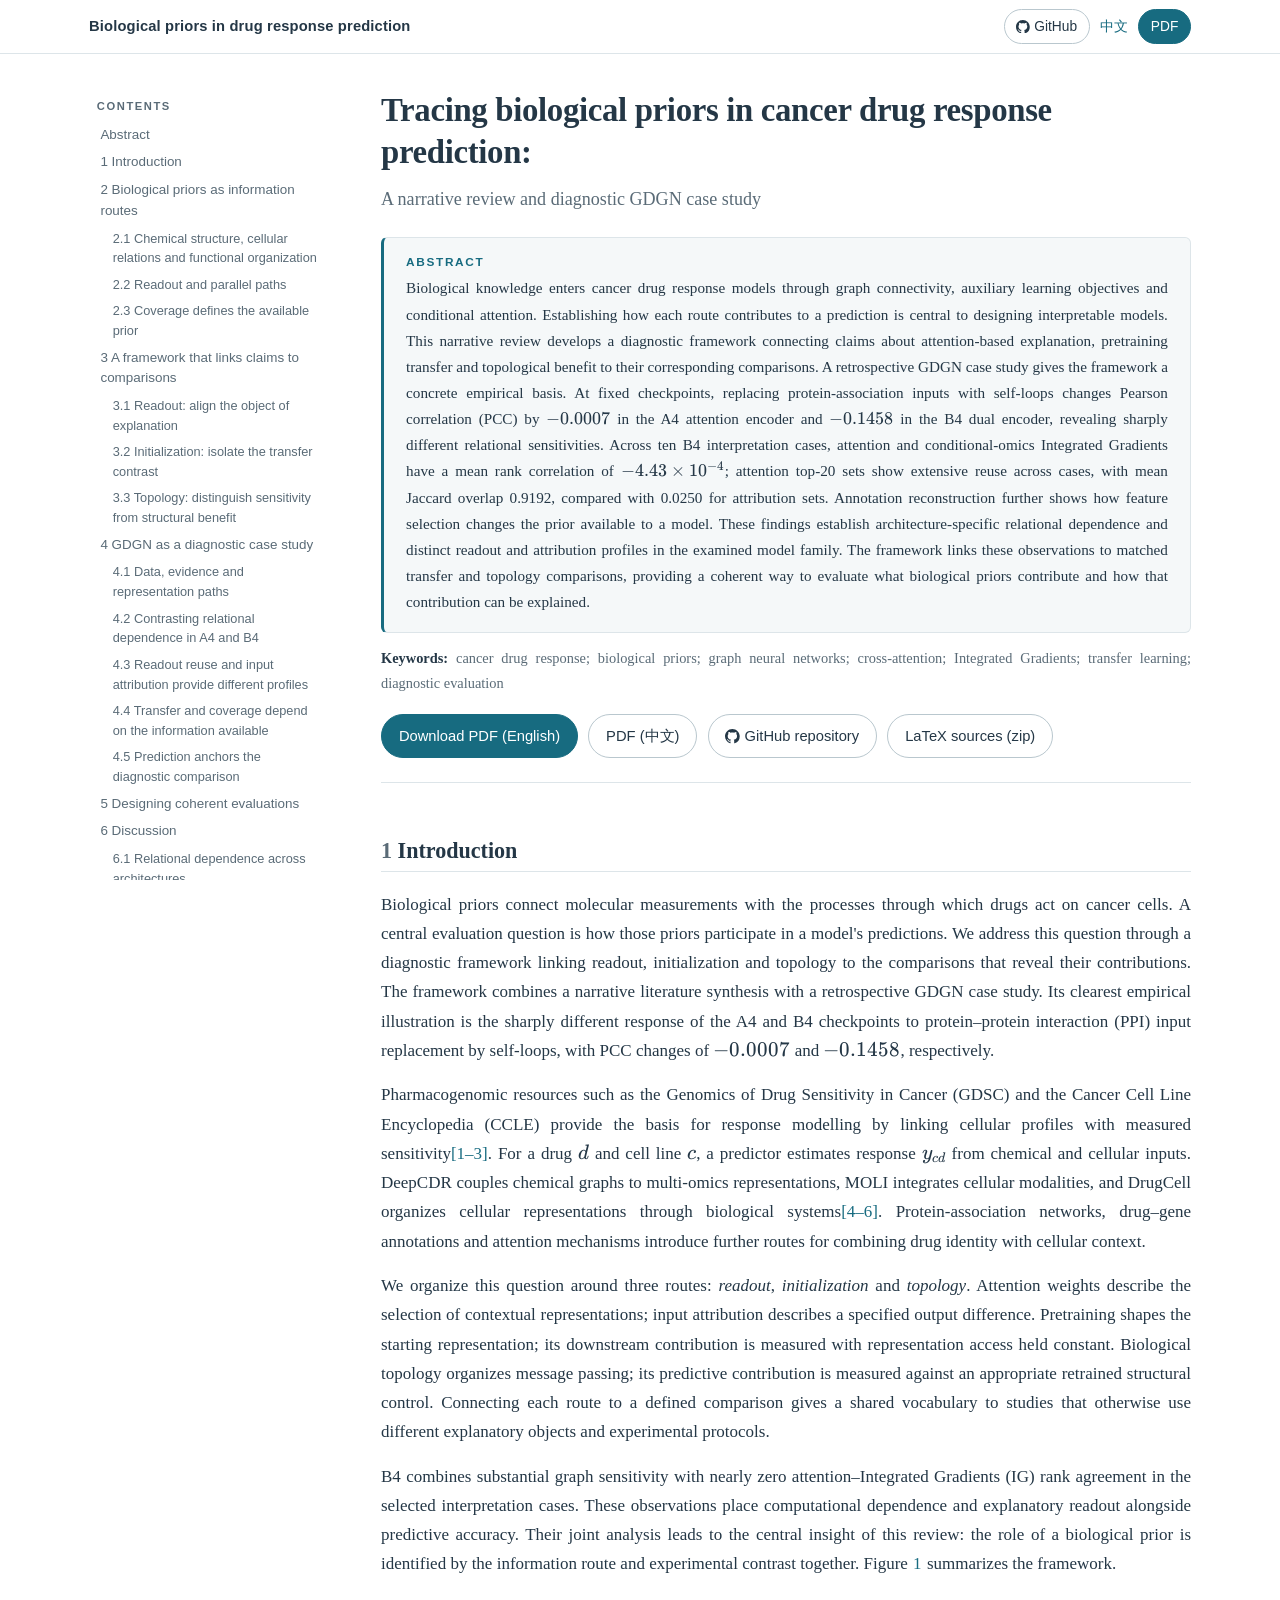
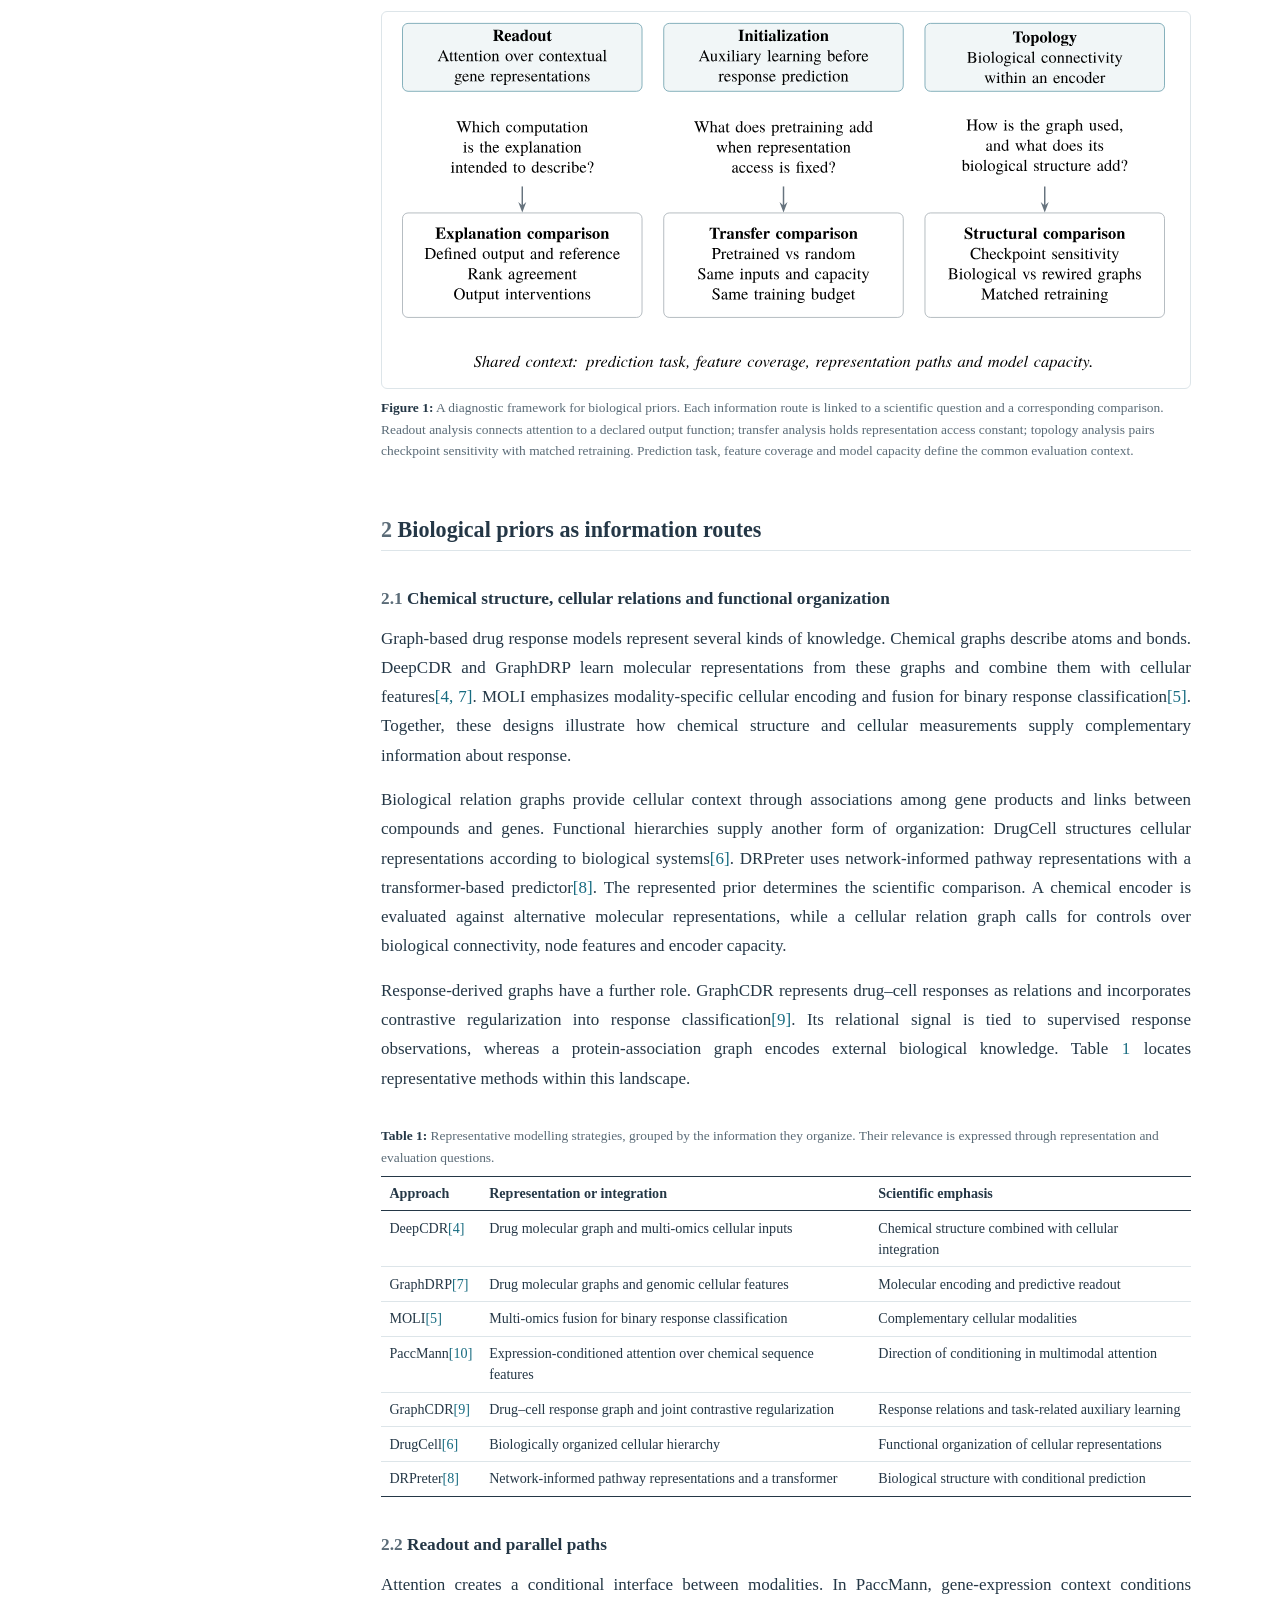
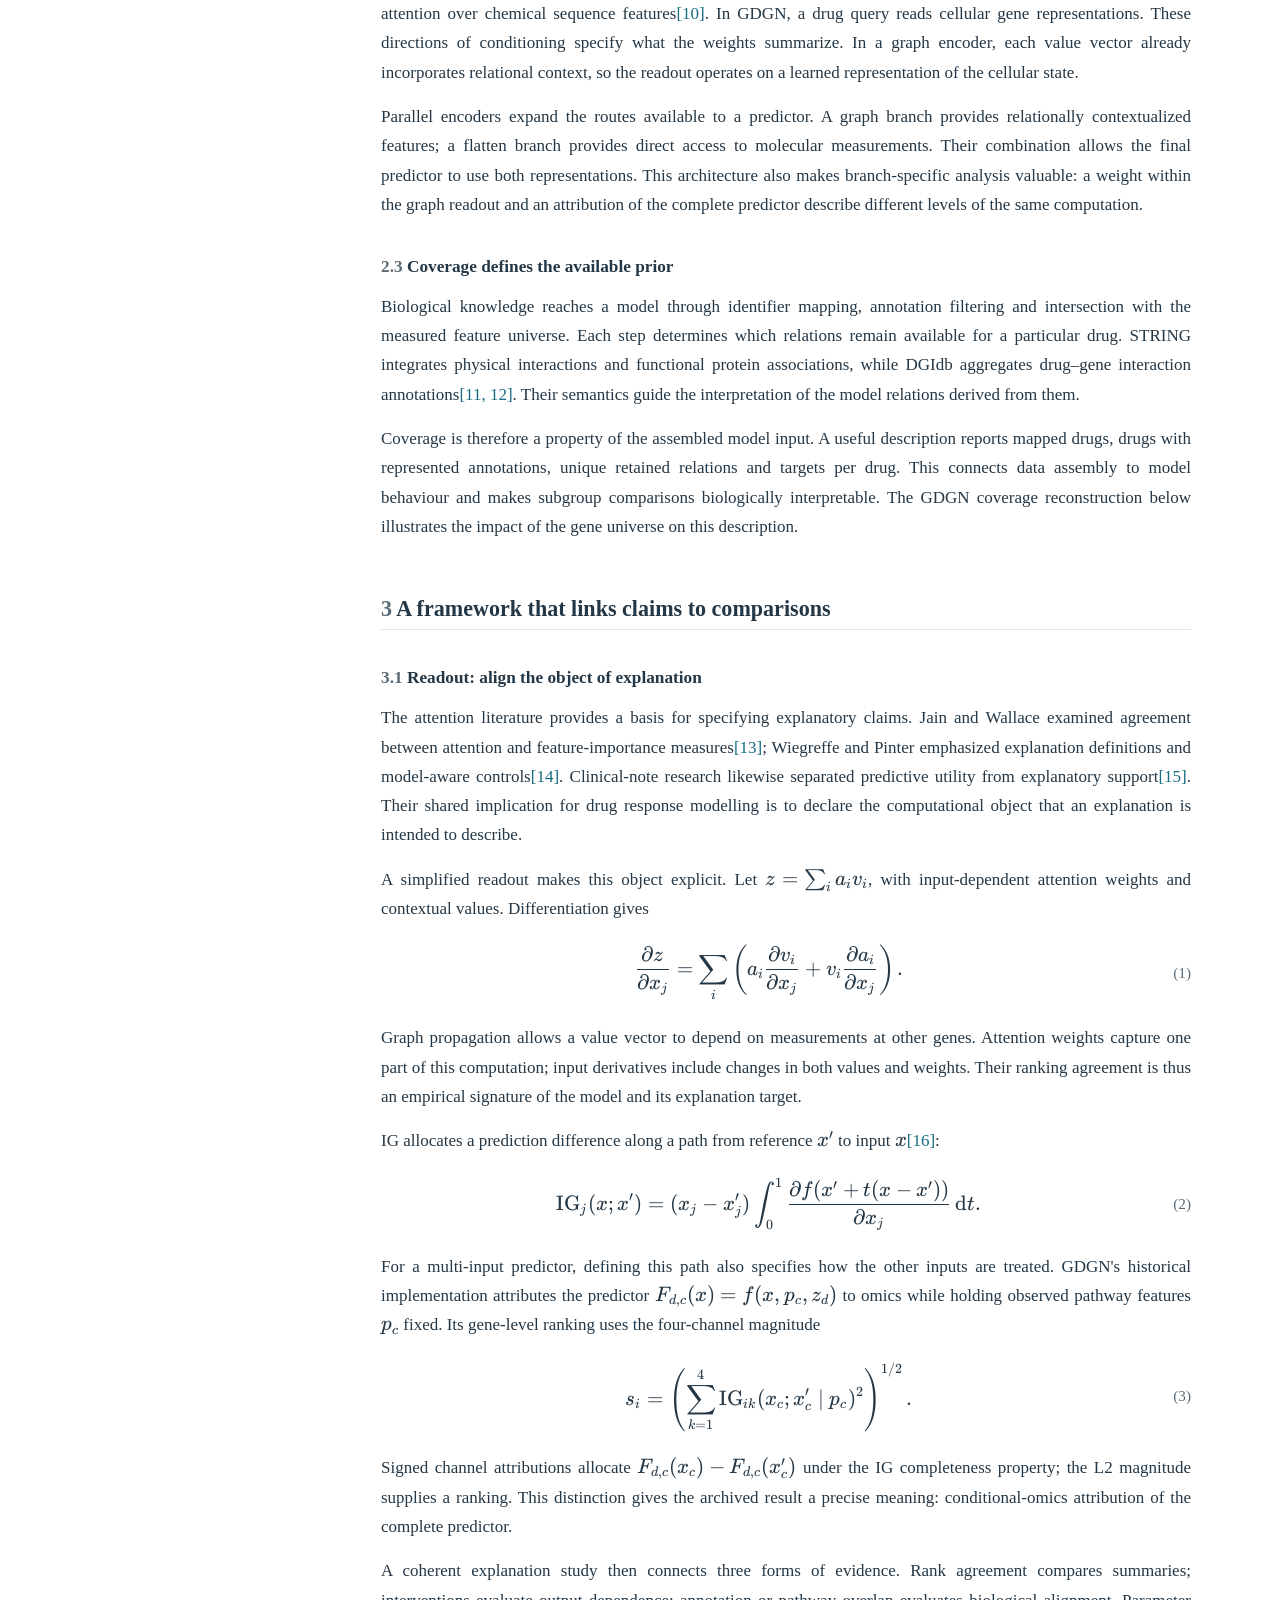
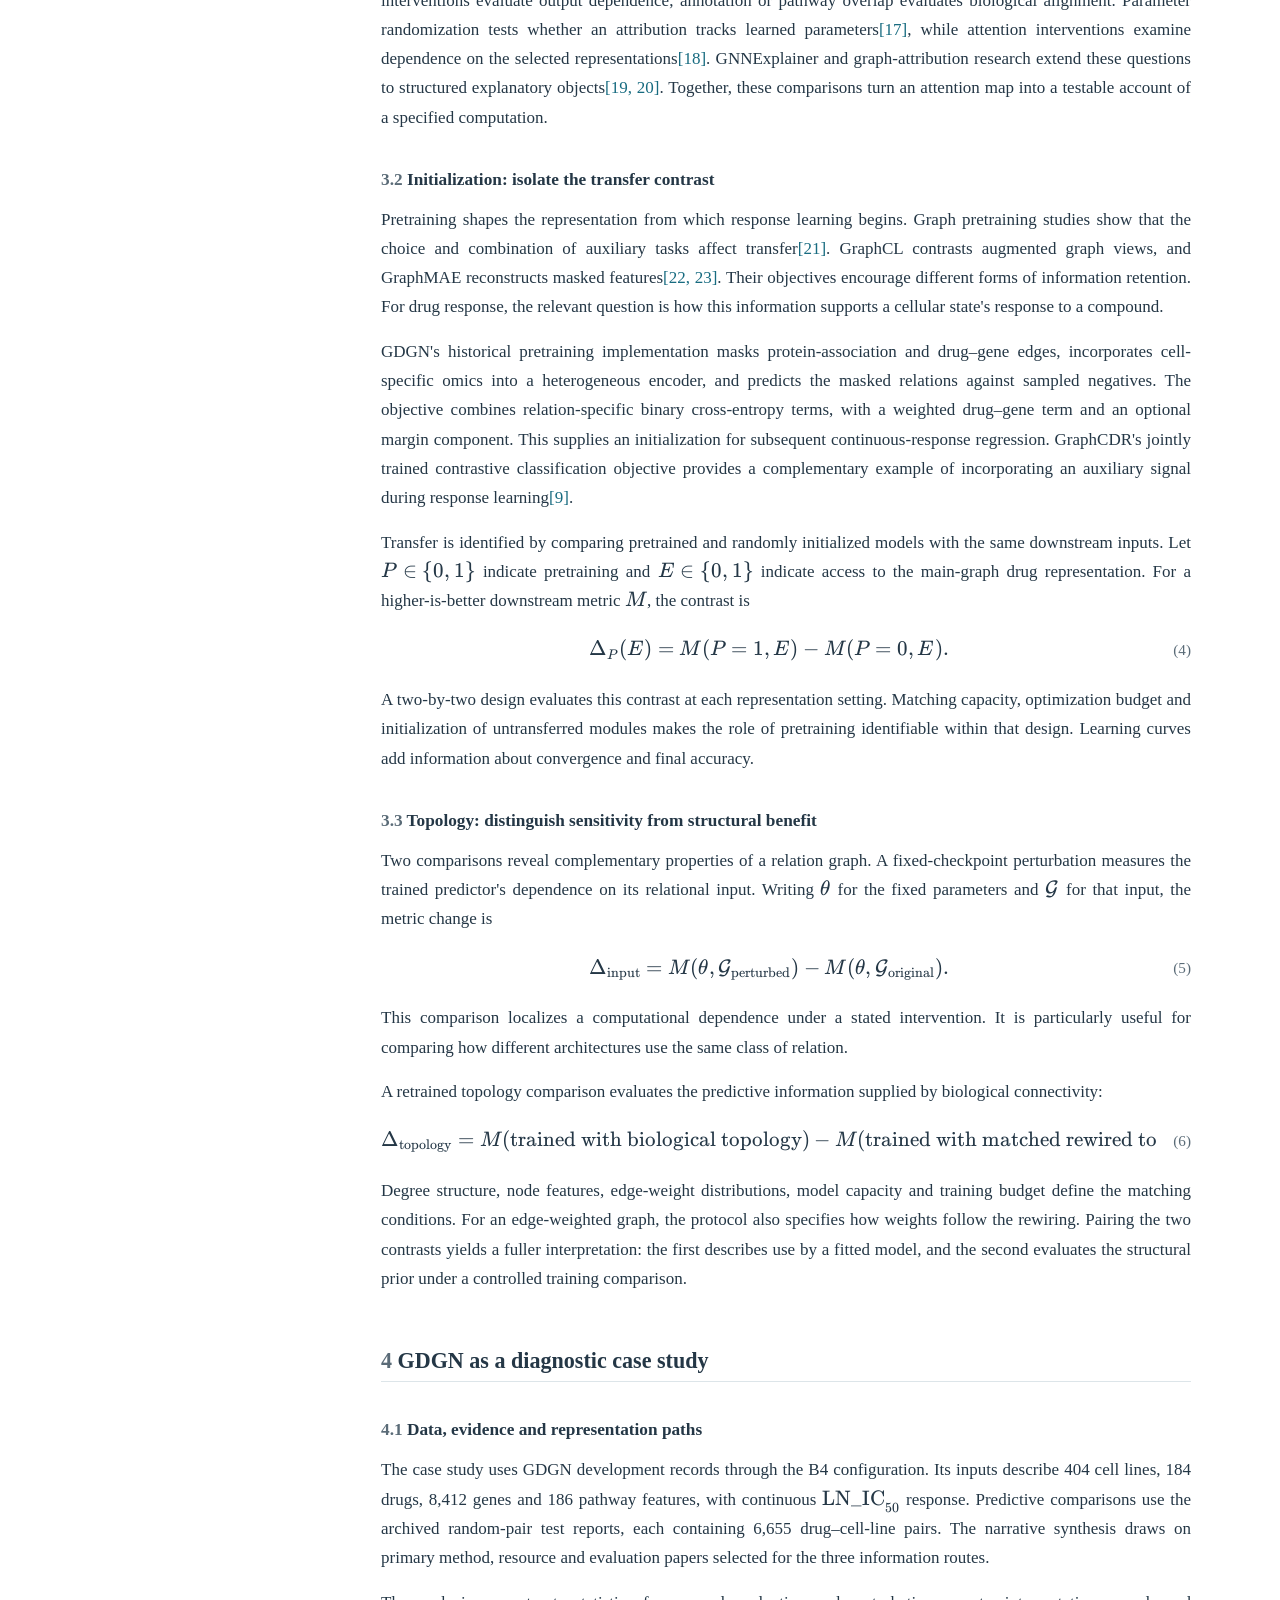
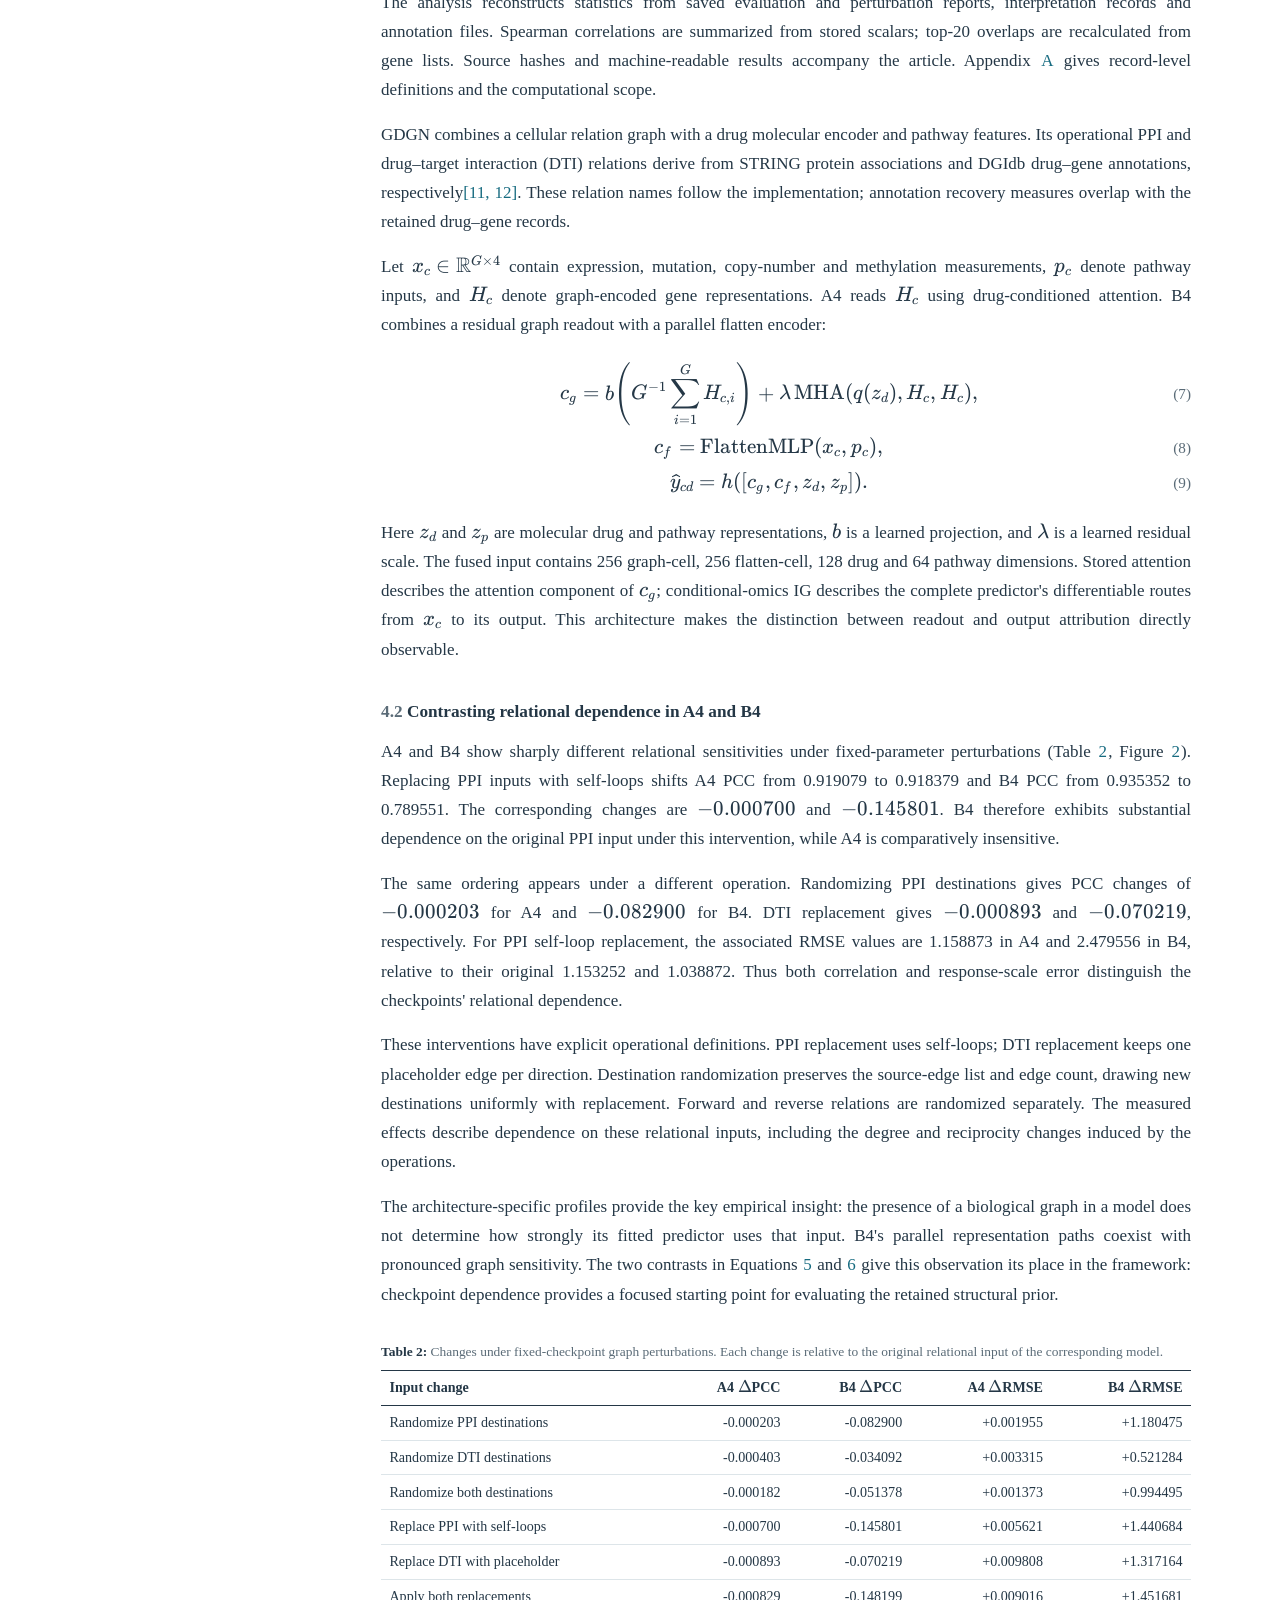
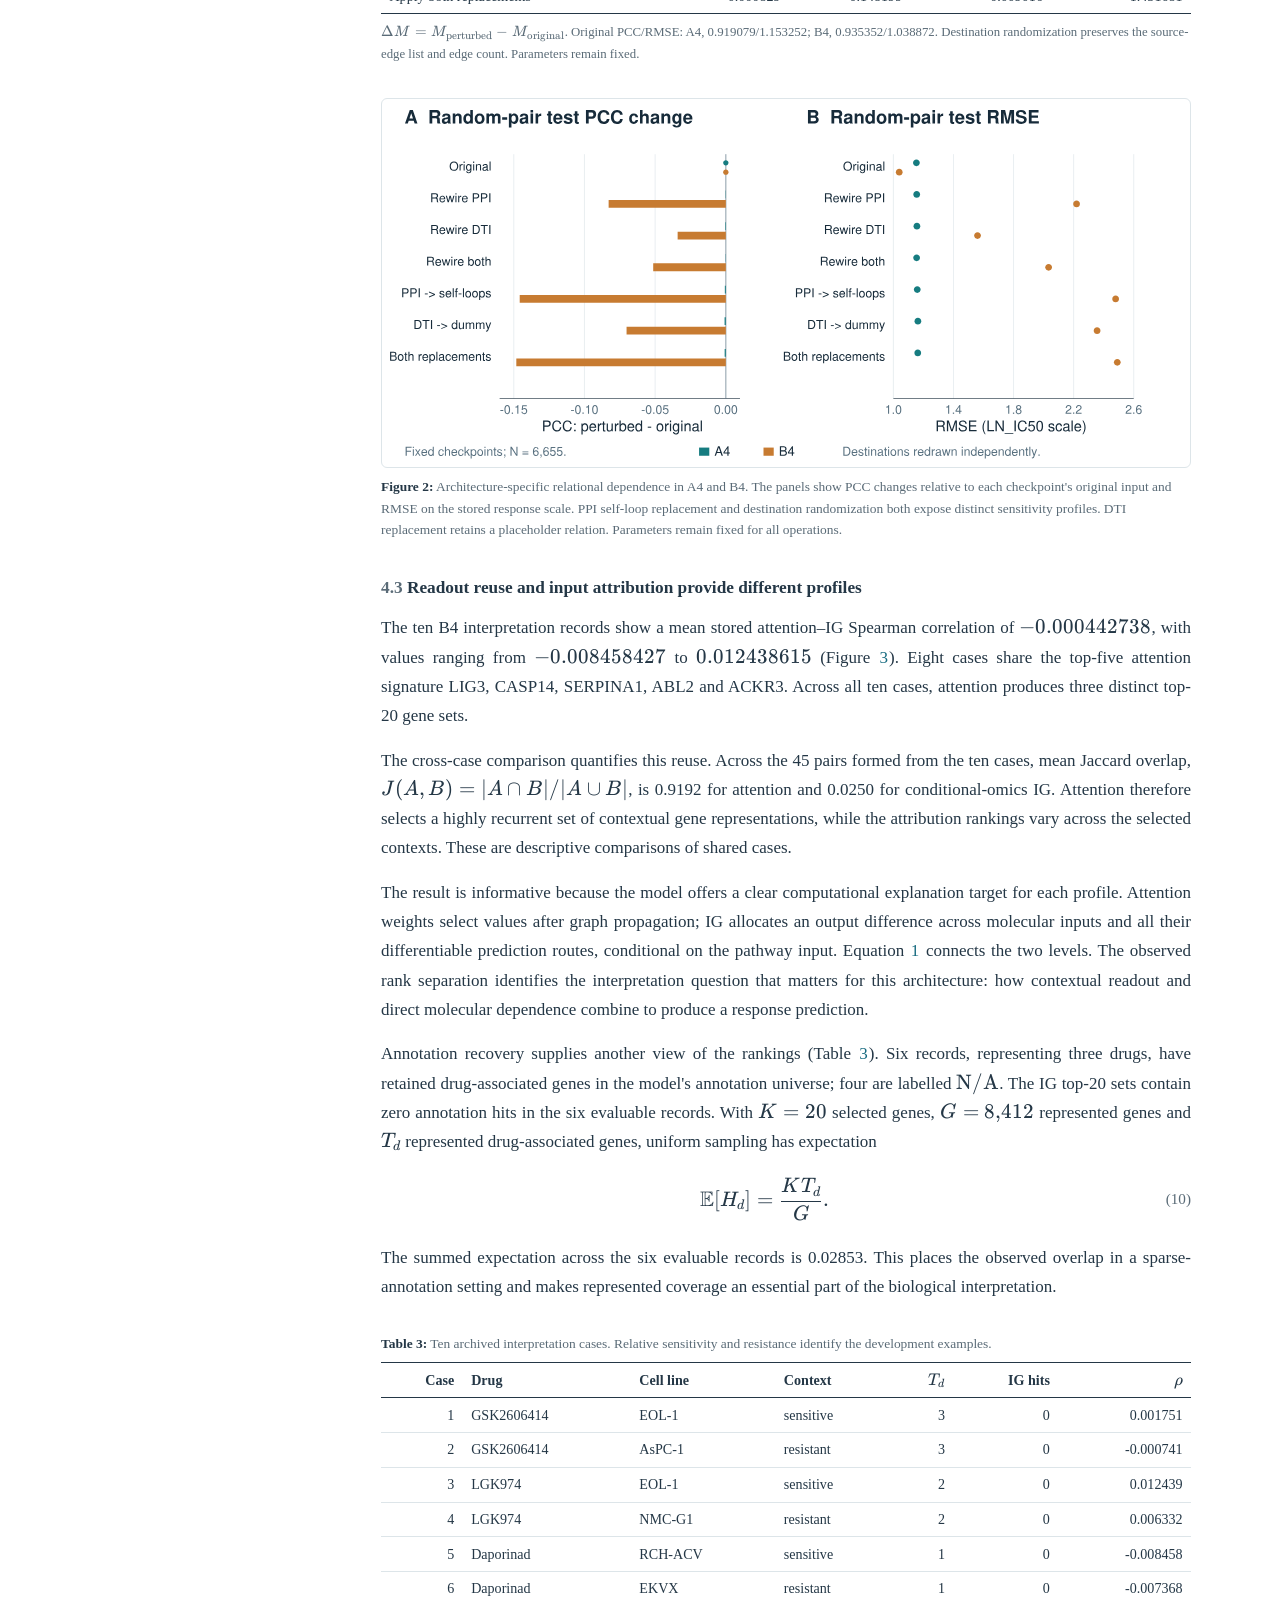
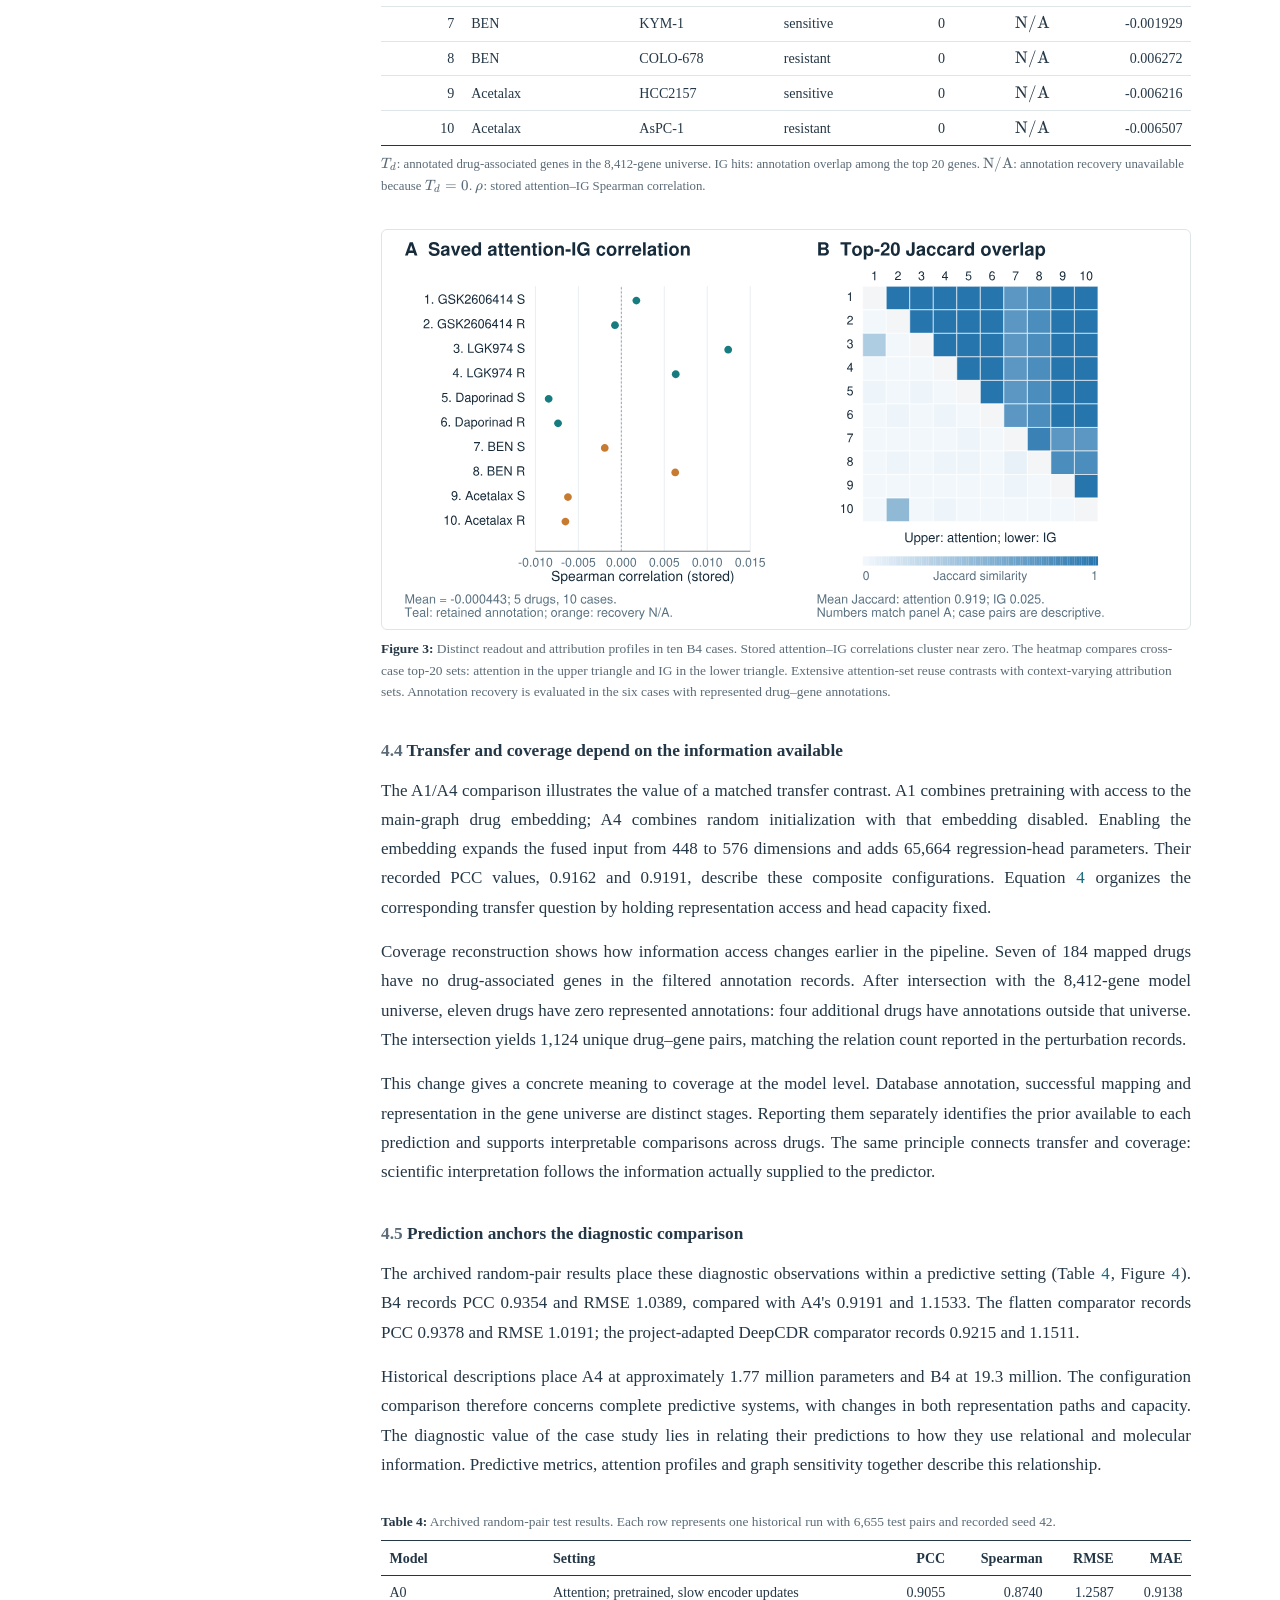
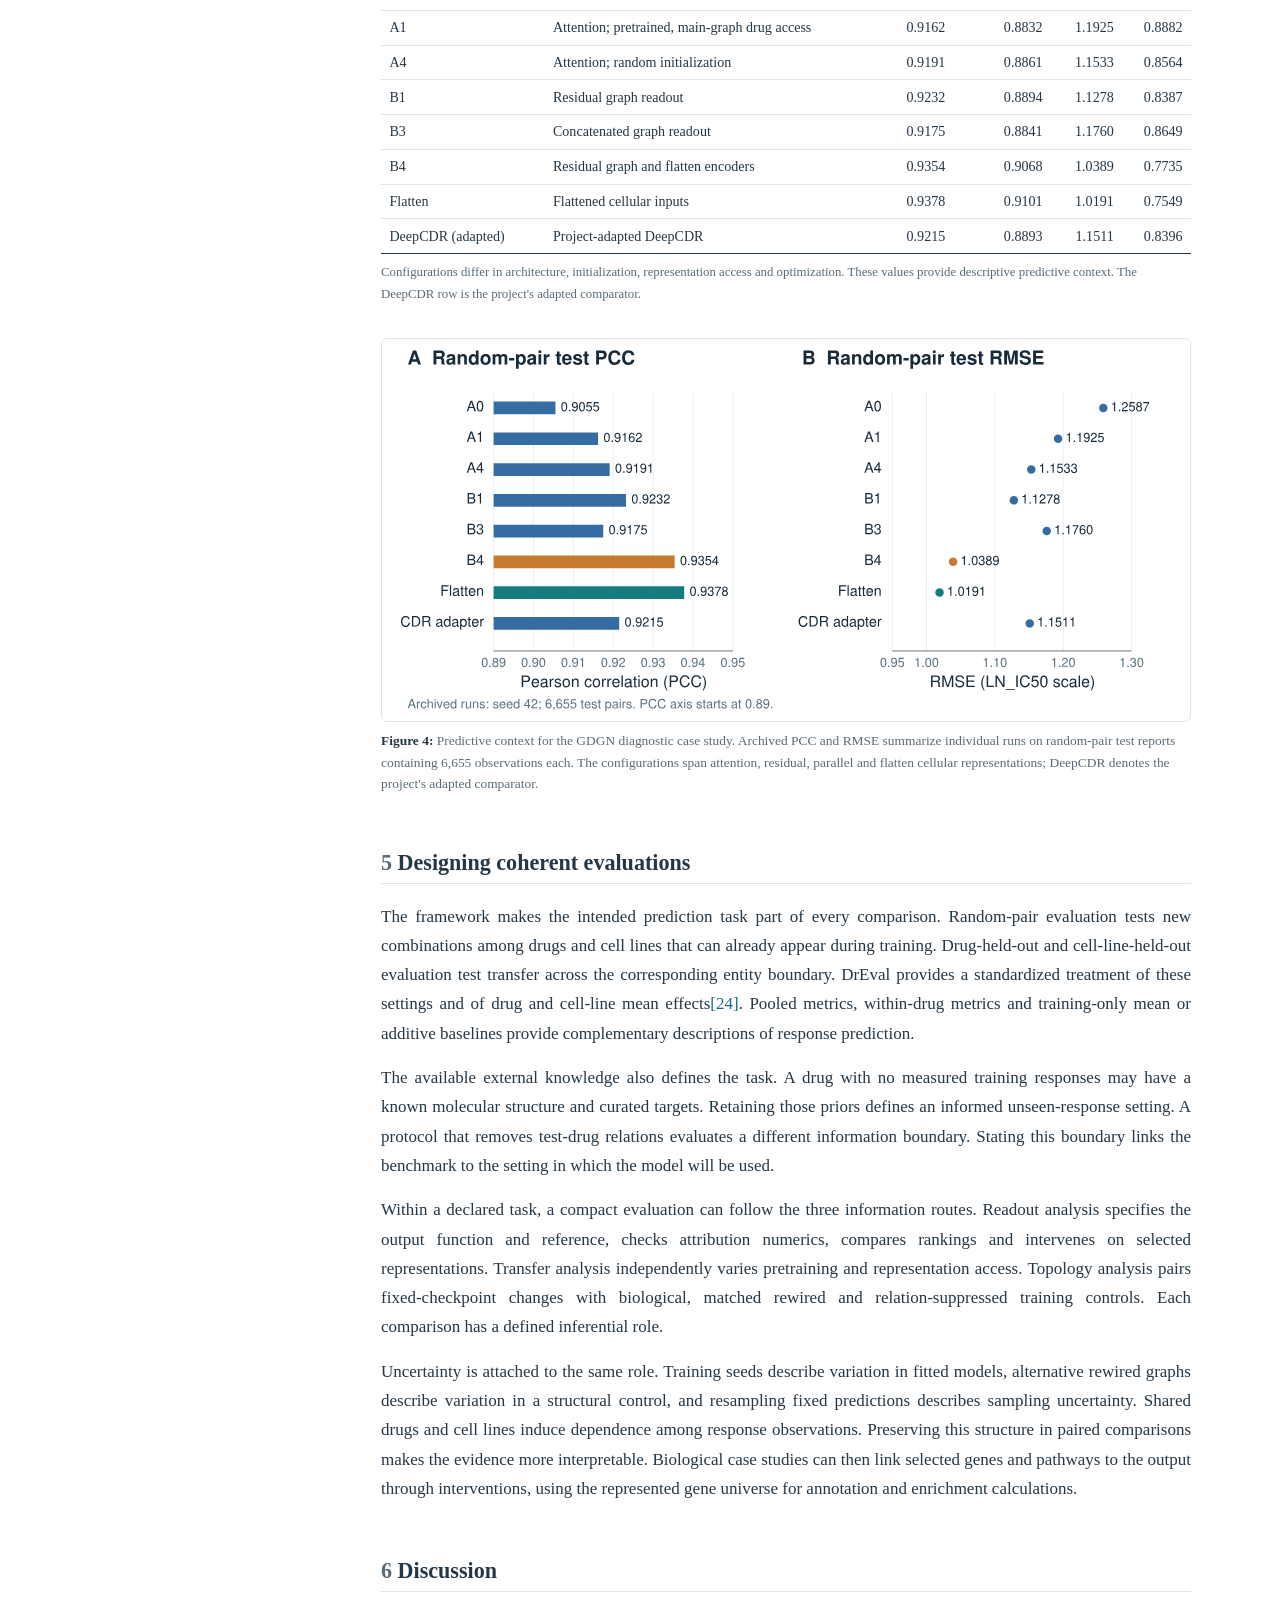
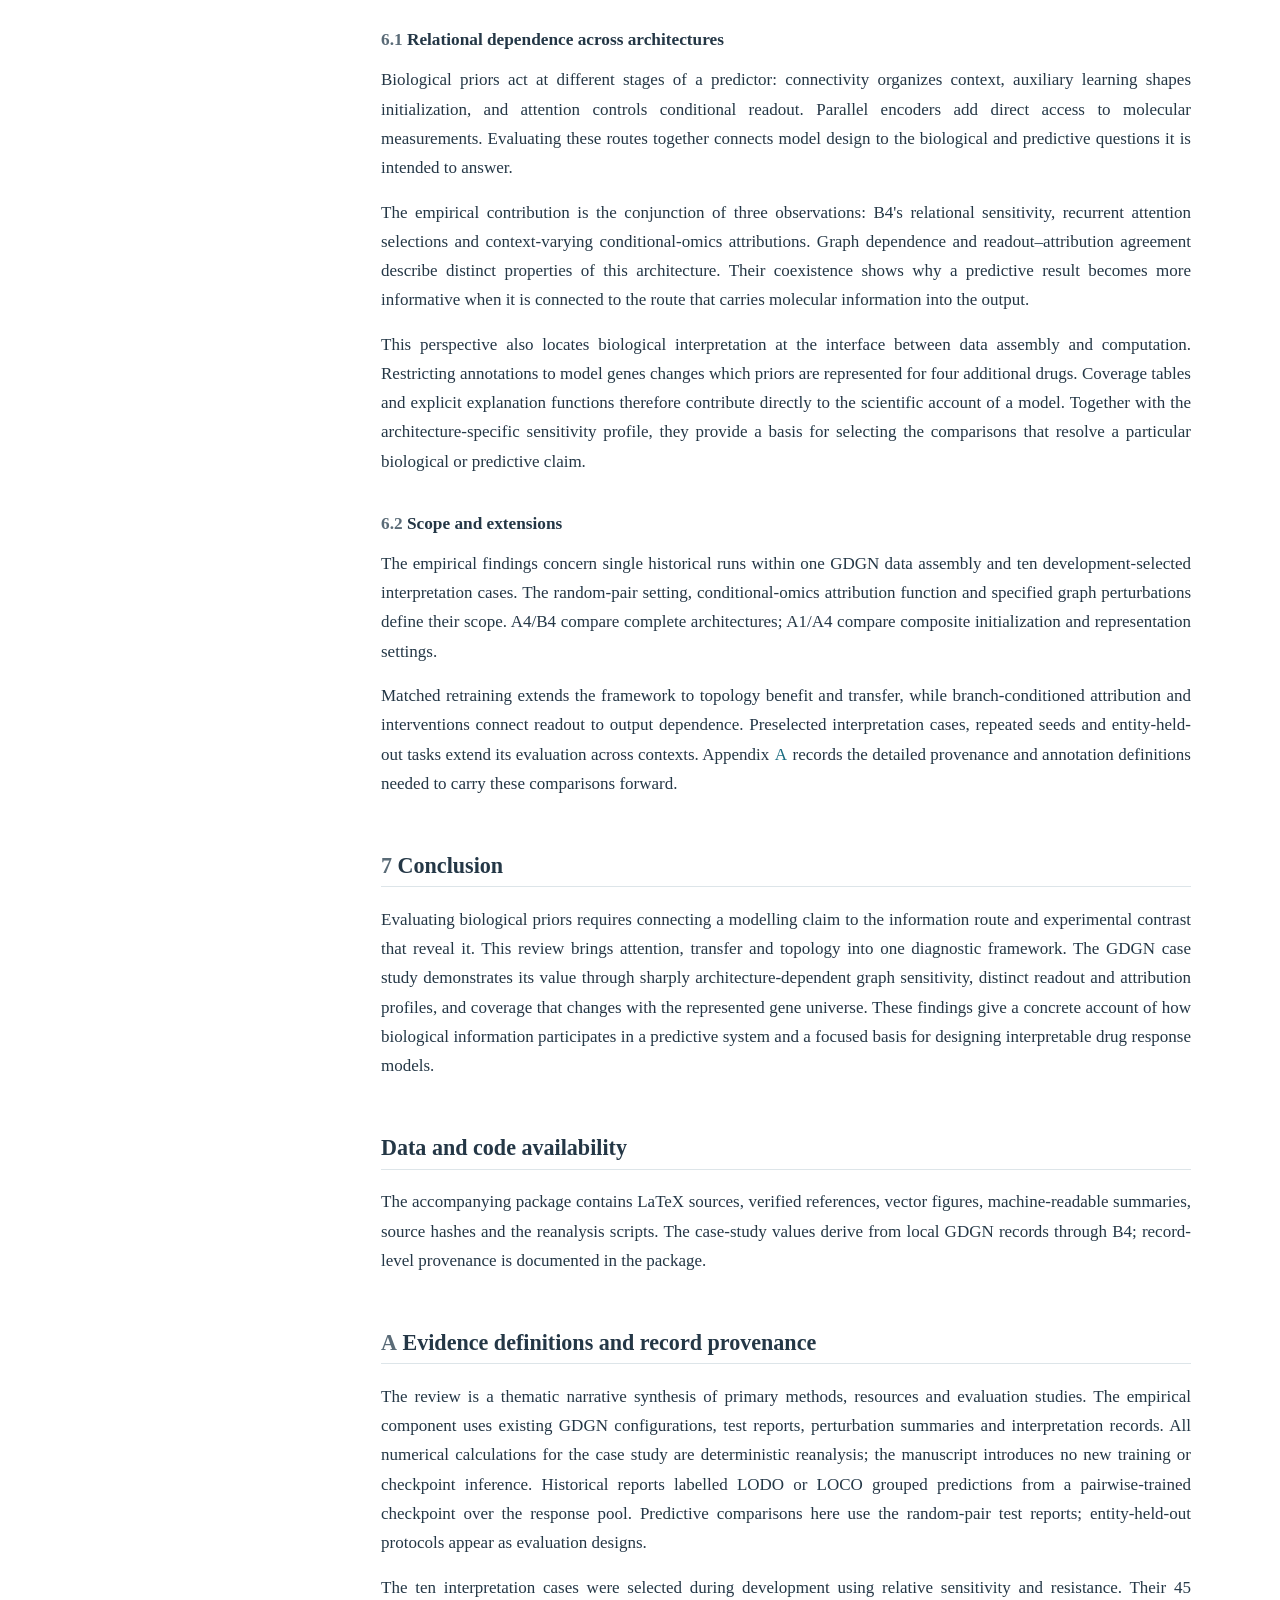
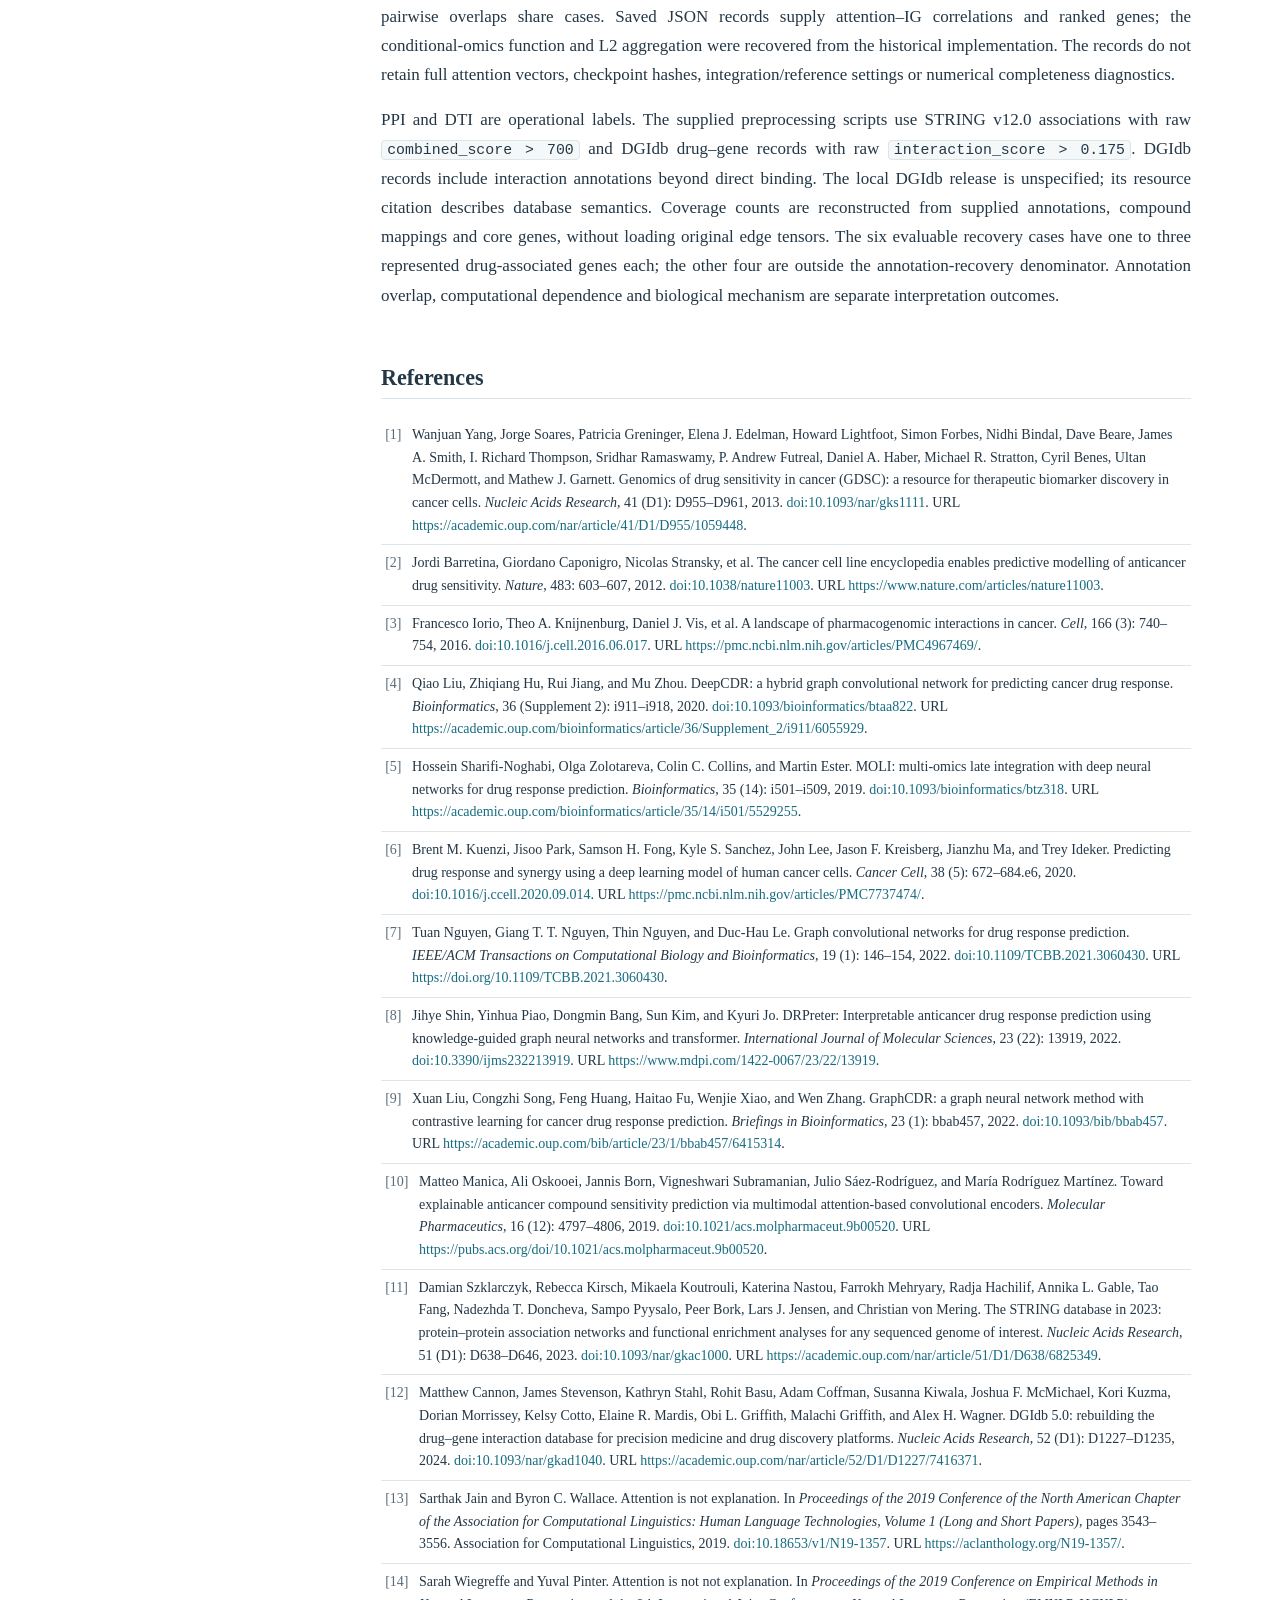
<file: index.html>
<!DOCTYPE html>
<html lang="en">
<head>
<meta charset="utf-8">
<meta name="viewport" content="width=device-width, initial-scale=1">
<meta name="color-scheme" content="light dark">
<title>Tracing biological priors in cancer drug response prediction:: A narrative review and diagnostic GDGN case study</title>
<meta name="description" content="Biological knowledge enters cancer drug response models through graph connectivity, auxiliary learning objectives and conditional attention. Establishing how each route contributes to a prediction is central to designing interpretable models. This narrative review develops a diag…">
<meta name="generator" content="scripts/build_publish.py">
<meta property="og:type" content="article">
<meta property="og:title" content="Tracing biological priors in cancer drug response prediction:: A narrative review and diagnostic GDGN case study">
<meta property="og:description" content="Biological knowledge enters cancer drug response models through graph connectivity, auxiliary learning objectives and conditional attention. Establishing how each route contributes to a prediction is central to designing interpretable models. This narrative review develops a diag…">
<link rel="alternate" hreflang="zh-CN" href="zh/">
<link rel="stylesheet" href="assets/vendor/katex/katex.min.css">
<link rel="stylesheet" href="assets/css/site.css">
<script defer src="assets/vendor/katex/katex.min.js"></script>
<script defer src="assets/vendor/katex/contrib/auto-render.min.js"></script>
<script defer src="assets/js/site.js"></script>
</head>
<body>
<a class="skip-link" href="#top">Skip to content</a>
<header class="topbar">
  <div class="topbar-inner">
    <a class="topbar-title" href="#top">Biological priors in drug response prediction</a>
    <nav class="topbar-nav">
      <a class="btn" href="https://github.com/TonyWu1201/GDGN" target="_blank" rel="noopener"><svg class="icon" viewBox="0 0 16 16" width="16" height="16" aria-hidden="true" focusable="false"><path fill="currentColor" d="M8 0C3.58 0 0 3.58 0 8c0 3.54 2.29 6.53 5.47 7.59.4.07.55-.17.55-.38 0-.19-.01-.82-.01-1.49-2.01.37-2.53-.49-2.69-.94-.09-.23-.48-.94-.82-1.13-.28-.15-.68-.52-.01-.53.63-.01 1.08.58 1.23.82.72 1.21 1.87.87 2.33.66.07-.52.28-.87.51-1.07-1.78-.2-3.64-.89-3.64-3.95 0-.87.31-1.59.82-2.15-.08-.2-.36-1.02.08-2.12 0 0 .67-.21 2.2.82.64-.18 1.32-.27 2-.27s1.36.09 2 .27c1.53-1.04 2.2-.82 2.2-.82.44 1.1.16 1.92.08 2.12.51.56.82 1.27.82 2.15 0 3.07-1.87 3.75-3.65 3.95.29.25.54.73.54 1.48 0 1.07-.01 1.93-.01 2.2 0 .21.15.46.55.38A8.01 8.01 0 0 0 16 8c0-4.42-3.58-8-8-8Z"/></svg><span class="repo-label">GitHub</span></a>
      <a class="lang-switch" href="zh/">中文</a>
      <a class="btn btn-primary" href="assets/pdf/GDGN_review_v2_en.pdf" download>PDF</a>
    </nav>
  </div>
</header>
<div class="site">
  <aside class="toc" aria-label="Contents">
    <p class="toc-title">Contents</p>
    <nav><ul class="toc-list"><li class="level-2"><a href="#abstract">Abstract</a></li><li class="level-2"><a href="#introduction"><span class="toc-number">1</span> Introduction</a></li><li class="level-2"><a href="#biological-priors-as-information-routes"><span class="toc-number">2</span> Biological priors as information routes</a></li><li class="level-3"><a href="#chemical-structure-cellular-relations-and-functional-organization"><span class="toc-number">2.1</span> Chemical structure, cellular relations and functional organization</a></li><li class="level-3"><a href="#readout-and-parallel-paths"><span class="toc-number">2.2</span> Readout and parallel paths</a></li><li class="level-3"><a href="#coverage-defines-the-available-prior"><span class="toc-number">2.3</span> Coverage defines the available prior</a></li><li class="level-2"><a href="#a-framework-that-links-claims-to-comparisons"><span class="toc-number">3</span> A framework that links claims to comparisons</a></li><li class="level-3"><a href="#readout-align-the-object-of-explanation"><span class="toc-number">3.1</span> Readout: align the object of explanation</a></li><li class="level-3"><a href="#initialization-isolate-the-transfer-contrast"><span class="toc-number">3.2</span> Initialization: isolate the transfer contrast</a></li><li class="level-3"><a href="#topology-distinguish-sensitivity-from-structural-benefit"><span class="toc-number">3.3</span> Topology: distinguish sensitivity from structural benefit</a></li><li class="level-2"><a href="#gdgn-as-a-diagnostic-case-study"><span class="toc-number">4</span> GDGN as a diagnostic case study</a></li><li class="level-3"><a href="#data-evidence-and-representation-paths"><span class="toc-number">4.1</span> Data, evidence and representation paths</a></li><li class="level-3"><a href="#contrasting-relational-dependence-in-a4-and-b4"><span class="toc-number">4.2</span> Contrasting relational dependence in A4 and B4</a></li><li class="level-3"><a href="#readout-reuse-and-input-attribution-provide-different-profiles"><span class="toc-number">4.3</span> Readout reuse and input attribution provide different profiles</a></li><li class="level-3"><a href="#transfer-and-coverage-depend-on-the-information-available"><span class="toc-number">4.4</span> Transfer and coverage depend on the information available</a></li><li class="level-3"><a href="#prediction-anchors-the-diagnostic-comparison"><span class="toc-number">4.5</span> Prediction anchors the diagnostic comparison</a></li><li class="level-2"><a href="#designing-coherent-evaluations"><span class="toc-number">5</span> Designing coherent evaluations</a></li><li class="level-2"><a href="#discussion"><span class="toc-number">6</span> Discussion</a></li><li class="level-3"><a href="#relational-dependence-across-architectures"><span class="toc-number">6.1</span> Relational dependence across architectures</a></li><li class="level-3"><a href="#scope-and-extensions"><span class="toc-number">6.2</span> Scope and extensions</a></li><li class="level-2"><a href="#conclusion"><span class="toc-number">7</span> Conclusion</a></li><li class="level-2"><a href="#data-and-code-availability">Data and code availability</a></li><li class="level-2"><a href="#evidence-definitions-and-record-provenance"><span class="toc-number">A</span> Evidence definitions and record provenance</a></li><li class="level-2"><a href="#references">References</a></li></ul></nav>
  </aside>
  <main class="content" id="top">
    <details class="toc-mobile">
      <summary>Contents</summary>
      <nav><ul class="toc-list"><li class="level-2"><a href="#abstract">Abstract</a></li><li class="level-2"><a href="#introduction"><span class="toc-number">1</span> Introduction</a></li><li class="level-2"><a href="#biological-priors-as-information-routes"><span class="toc-number">2</span> Biological priors as information routes</a></li><li class="level-3"><a href="#chemical-structure-cellular-relations-and-functional-organization"><span class="toc-number">2.1</span> Chemical structure, cellular relations and functional organization</a></li><li class="level-3"><a href="#readout-and-parallel-paths"><span class="toc-number">2.2</span> Readout and parallel paths</a></li><li class="level-3"><a href="#coverage-defines-the-available-prior"><span class="toc-number">2.3</span> Coverage defines the available prior</a></li><li class="level-2"><a href="#a-framework-that-links-claims-to-comparisons"><span class="toc-number">3</span> A framework that links claims to comparisons</a></li><li class="level-3"><a href="#readout-align-the-object-of-explanation"><span class="toc-number">3.1</span> Readout: align the object of explanation</a></li><li class="level-3"><a href="#initialization-isolate-the-transfer-contrast"><span class="toc-number">3.2</span> Initialization: isolate the transfer contrast</a></li><li class="level-3"><a href="#topology-distinguish-sensitivity-from-structural-benefit"><span class="toc-number">3.3</span> Topology: distinguish sensitivity from structural benefit</a></li><li class="level-2"><a href="#gdgn-as-a-diagnostic-case-study"><span class="toc-number">4</span> GDGN as a diagnostic case study</a></li><li class="level-3"><a href="#data-evidence-and-representation-paths"><span class="toc-number">4.1</span> Data, evidence and representation paths</a></li><li class="level-3"><a href="#contrasting-relational-dependence-in-a4-and-b4"><span class="toc-number">4.2</span> Contrasting relational dependence in A4 and B4</a></li><li class="level-3"><a href="#readout-reuse-and-input-attribution-provide-different-profiles"><span class="toc-number">4.3</span> Readout reuse and input attribution provide different profiles</a></li><li class="level-3"><a href="#transfer-and-coverage-depend-on-the-information-available"><span class="toc-number">4.4</span> Transfer and coverage depend on the information available</a></li><li class="level-3"><a href="#prediction-anchors-the-diagnostic-comparison"><span class="toc-number">4.5</span> Prediction anchors the diagnostic comparison</a></li><li class="level-2"><a href="#designing-coherent-evaluations"><span class="toc-number">5</span> Designing coherent evaluations</a></li><li class="level-2"><a href="#discussion"><span class="toc-number">6</span> Discussion</a></li><li class="level-3"><a href="#relational-dependence-across-architectures"><span class="toc-number">6.1</span> Relational dependence across architectures</a></li><li class="level-3"><a href="#scope-and-extensions"><span class="toc-number">6.2</span> Scope and extensions</a></li><li class="level-2"><a href="#conclusion"><span class="toc-number">7</span> Conclusion</a></li><li class="level-2"><a href="#data-and-code-availability">Data and code availability</a></li><li class="level-2"><a href="#evidence-definitions-and-record-provenance"><span class="toc-number">A</span> Evidence definitions and record provenance</a></li><li class="level-2"><a href="#references">References</a></li></ul></nav>
    </details>
    <header class="hero">
      <h1>Tracing biological priors in cancer drug response prediction:</h1>
      <p class="subtitle">A narrative review and diagnostic GDGN case study</p>
      <section class="abstract" id="abstract">
        <h2>Abstract</h2>
        <p>Biological knowledge enters cancer drug response models through graph connectivity, auxiliary learning objectives and conditional attention. Establishing how each route contributes to a prediction is central to designing interpretable models. This narrative review develops a diagnostic framework connecting claims about attention-based explanation, pretraining transfer and topological benefit to their corresponding comparisons. A retrospective GDGN case study gives the framework a concrete empirical basis. At fixed checkpoints, replacing protein-association inputs with self-loops changes Pearson correlation (PCC) by \(-0.0007\) in the A4 attention encoder and \(-0.1458\) in the B4 dual encoder, revealing sharply different relational sensitivities. Across ten B4 interpretation cases, attention and conditional-omics Integrated Gradients have a mean rank correlation of \(-4.43\times10^{-4}\); attention top-20 sets show extensive reuse across cases, with mean Jaccard overlap 0.9192, compared with 0.0250 for attribution sets. Annotation reconstruction further shows how feature selection changes the prior available to a model. These findings establish architecture-specific relational dependence and distinct readout and attribution profiles in the examined model family. The framework links these observations to matched transfer and topology comparisons, providing a coherent way to evaluate what biological priors contribute and how that contribution can be explained.</p>
      </section>
      <p class="keywords"><strong>Keywords:</strong> cancer drug response; biological priors; graph neural networks; cross-attention; Integrated Gradients; transfer learning; diagnostic evaluation</p>
      <div class="downloads">
        <a class="btn btn-primary btn-lg" href="assets/pdf/GDGN_review_v2_en.pdf" download>Download PDF (English)</a>
        <a class="btn btn-lg" href="assets/pdf/GDGN_review_v2_zh.pdf" download>PDF (中文)</a>
        <a class="btn btn-lg" href="https://github.com/TonyWu1201/GDGN" target="_blank" rel="noopener"><svg class="icon" viewBox="0 0 16 16" width="16" height="16" aria-hidden="true" focusable="false"><path fill="currentColor" d="M8 0C3.58 0 0 3.58 0 8c0 3.54 2.29 6.53 5.47 7.59.4.07.55-.17.55-.38 0-.19-.01-.82-.01-1.49-2.01.37-2.53-.49-2.69-.94-.09-.23-.48-.94-.82-1.13-.28-.15-.68-.52-.01-.53.63-.01 1.08.58 1.23.82.72 1.21 1.87.87 2.33.66.07-.52.28-.87.51-1.07-1.78-.2-3.64-.89-3.64-3.95 0-.87.31-1.59.82-2.15-.08-.2-.36-1.02.08-2.12 0 0 .67-.21 2.2.82.64-.18 1.32-.27 2-.27s1.36.09 2 .27c1.53-1.04 2.2-.82 2.2-.82.44 1.1.16 1.92.08 2.12.51.56.82 1.27.82 2.15 0 3.07-1.87 3.75-3.65 3.95.29.25.54.73.54 1.48 0 1.07-.01 1.93-.01 2.2 0 .21.15.46.55.38A8.01 8.01 0 0 0 16 8c0-4.42-3.58-8-8-8Z"/></svg>GitHub repository</a>
        <a class="btn btn-lg" href="assets/source/GDGN_review_v2_sources.zip" download>LaTeX sources (zip)</a>
      </div>
    </header>
<h2 id="introduction"><span class="heading-number">1</span> Introduction<a class="anchor" href="#introduction" aria-label="Link to this section">#</a></h2>
<p>Biological priors connect molecular measurements with the processes through which drugs act on cancer cells. A central evaluation question is how those priors participate in a model's predictions. We address this question through a diagnostic framework linking readout, initialization and topology to the comparisons that reveal their contributions. The framework combines a narrative literature synthesis with a retrospective GDGN case study. Its clearest empirical illustration is the sharply different response of the A4 and B4 checkpoints to protein–protein interaction (PPI) input replacement by self-loops, with PCC changes of \(-0.0007\) and \(-0.1458\), respectively.</p>
<p>Pharmacogenomic resources such as the Genomics of Drug Sensitivity in Cancer (GDSC) and the Cancer Cell Line Encyclopedia (CCLE) provide the basis for response modelling by linking cellular profiles with measured sensitivity<a class="cite" href="#ref-gdsc2013">[1–3]</a>. For a drug \(d\) and cell line \(c\), a predictor estimates response \(y_{cd}\) from chemical and cellular inputs. DeepCDR couples chemical graphs to multi-omics representations, MOLI integrates cellular modalities, and DrugCell organizes cellular representations through biological systems<a class="cite" href="#ref-deepcdr2020">[4–6]</a>. Protein-association networks, drug–gene annotations and attention mechanisms introduce further routes for combining drug identity with cellular context.</p>
<p>We organize this question around three routes: <em>readout</em>, <em>initialization</em> and <em>topology</em>. Attention weights describe the selection of contextual representations; input attribution describes a specified output difference. Pretraining shapes the starting representation; its downstream contribution is measured with representation access held constant. Biological topology organizes message passing; its predictive contribution is measured against an appropriate retrained structural control. Connecting each route to a defined comparison gives a shared vocabulary to studies that otherwise use different explanatory objects and experimental protocols.</p>
<p>B4 combines substantial graph sensitivity with nearly zero attention–Integrated Gradients (IG) rank agreement in the selected interpretation cases. These observations place computational dependence and explanatory readout alongside predictive accuracy. Their joint analysis leads to the central insight of this review: the role of a biological prior is identified by the information route and experimental contrast together. Figure <a class="xref" href="#fig-framework">1</a> summarizes the framework.</p>
<figure class="figure" id="fig-framework"><a href="assets/figures/fig_framework.svg" target="_blank" rel="noopener"><img src="assets/figures/fig_framework.svg" alt="A diagnostic framework for biological priors. Each information route is linked to a scientific question and a corresponding comparison. Readout analysis connects attention to a declared output function; transfer analysis holds representation access constant; topology analysis pairs checkpoint sensitivity with matched retraining. Prediction task, feature coverage and model capacity define the common evaluation context." loading="lazy" decoding="async"></a><figcaption><span class="caption-label">Figure 1:</span> A diagnostic framework for biological priors. Each information route is linked to a scientific question and a corresponding comparison. Readout analysis connects attention to a declared output function; transfer analysis holds representation access constant; topology analysis pairs checkpoint sensitivity with matched retraining. Prediction task, feature coverage and model capacity define the common evaluation context.</figcaption></figure>
<h2 id="biological-priors-as-information-routes"><span class="heading-number">2</span> Biological priors as information routes<a class="anchor" href="#biological-priors-as-information-routes" aria-label="Link to this section">#</a></h2>
<h3 id="chemical-structure-cellular-relations-and-functional-organization"><span class="heading-number">2.1</span> Chemical structure, cellular relations and functional organization<a class="anchor" href="#chemical-structure-cellular-relations-and-functional-organization" aria-label="Link to this section">#</a></h3>
<p>Graph-based drug response models represent several kinds of knowledge. Chemical graphs describe atoms and bonds. DeepCDR and GraphDRP learn molecular representations from these graphs and combine them with cellular features<a class="cite" href="#ref-deepcdr2020">[4, 7]</a>. MOLI emphasizes modality-specific cellular encoding and fusion for binary response classification<a class="cite" href="#ref-moli2019">[5]</a>. Together, these designs illustrate how chemical structure and cellular measurements supply complementary information about response.</p>
<p>Biological relation graphs provide cellular context through associations among gene products and links between compounds and genes. Functional hierarchies supply another form of organization: DrugCell structures cellular representations according to biological systems<a class="cite" href="#ref-drugcell2020">[6]</a>. DRPreter uses network-informed pathway representations with a transformer-based predictor<a class="cite" href="#ref-drpreter2022">[8]</a>. The represented prior determines the scientific comparison. A chemical encoder is evaluated against alternative molecular representations, while a cellular relation graph calls for controls over biological connectivity, node features and encoder capacity.</p>
<p>Response-derived graphs have a further role. GraphCDR represents drug–cell responses as relations and incorporates contrastive regularization into response classification<a class="cite" href="#ref-graphcdr2022">[9]</a>. Its relational signal is tied to supervised response observations, whereas a protein-association graph encodes external biological knowledge. Table <a class="xref" href="#tab-literature">1</a> locates representative methods within this landscape.</p>
<figure class="table-figure" id="tab-literature"><figcaption><span class="caption-label">Table 1:</span> Representative modelling strategies, grouped by the information they organize. Their relevance is expressed through representation and evaluation questions.</figcaption><div class="table-wrap"><table class="data-table"><thead><tr><th scope="col">Approach</th><th scope="col">Representation or integration</th><th scope="col">Scientific emphasis</th></tr></thead><tbody><tr><td>DeepCDR<a class="cite" href="#ref-deepcdr2020">[4]</a></td><td>Drug molecular graph and multi-omics cellular inputs</td><td>Chemical structure combined with cellular integration</td></tr><tr><td>GraphDRP<a class="cite" href="#ref-graphdrp2022">[7]</a></td><td>Drug molecular graphs and genomic cellular features</td><td>Molecular encoding and predictive readout</td></tr><tr><td>MOLI<a class="cite" href="#ref-moli2019">[5]</a></td><td>Multi-omics fusion for binary response classification</td><td>Complementary cellular modalities</td></tr><tr><td>PaccMann<a class="cite" href="#ref-paccmann2019">[10]</a></td><td>Expression-conditioned attention over chemical sequence features</td><td>Direction of conditioning in multimodal attention</td></tr><tr><td>GraphCDR<a class="cite" href="#ref-graphcdr2022">[9]</a></td><td>Drug–cell response graph and joint contrastive regularization</td><td>Response relations and task-related auxiliary learning</td></tr><tr><td>DrugCell<a class="cite" href="#ref-drugcell2020">[6]</a></td><td>Biologically organized cellular hierarchy</td><td>Functional organization of cellular representations</td></tr><tr><td>DRPreter<a class="cite" href="#ref-drpreter2022">[8]</a></td><td>Network-informed pathway representations and a transformer</td><td>Biological structure with conditional prediction</td></tr></tbody></table></div></figure>
<h3 id="readout-and-parallel-paths"><span class="heading-number">2.2</span> Readout and parallel paths<a class="anchor" href="#readout-and-parallel-paths" aria-label="Link to this section">#</a></h3>
<p>Attention creates a conditional interface between modalities. In PaccMann, gene-expression context conditions attention over chemical sequence features<a class="cite" href="#ref-paccmann2019">[10]</a>. In GDGN, a drug query reads cellular gene representations. These directions of conditioning specify what the weights summarize. In a graph encoder, each value vector already incorporates relational context, so the readout operates on a learned representation of the cellular state.</p>
<p>Parallel encoders expand the routes available to a predictor. A graph branch provides relationally contextualized features; a flatten branch provides direct access to molecular measurements. Their combination allows the final predictor to use both representations. This architecture also makes branch-specific analysis valuable: a weight within the graph readout and an attribution of the complete predictor describe different levels of the same computation.</p>
<h3 id="coverage-defines-the-available-prior"><span class="heading-number">2.3</span> Coverage defines the available prior<a class="anchor" href="#coverage-defines-the-available-prior" aria-label="Link to this section">#</a></h3>
<p>Biological knowledge reaches a model through identifier mapping, annotation filtering and intersection with the measured feature universe. Each step determines which relations remain available for a particular drug. STRING integrates physical interactions and functional protein associations, while DGIdb aggregates drug–gene interaction annotations<a class="cite" href="#ref-string2023">[11, 12]</a>. Their semantics guide the interpretation of the model relations derived from them.</p>
<p>Coverage is therefore a property of the assembled model input. A useful description reports mapped drugs, drugs with represented annotations, unique retained relations and targets per drug. This connects data assembly to model behaviour and makes subgroup comparisons biologically interpretable. The GDGN coverage reconstruction below illustrates the impact of the gene universe on this description.</p>
<h2 id="a-framework-that-links-claims-to-comparisons"><span class="heading-number">3</span> A framework that links claims to comparisons<a class="anchor" href="#a-framework-that-links-claims-to-comparisons" aria-label="Link to this section">#</a></h2>
<h3 id="readout-align-the-object-of-explanation"><span class="heading-number">3.1</span> Readout: align the object of explanation<a class="anchor" href="#readout-align-the-object-of-explanation" aria-label="Link to this section">#</a></h3>
<p>The attention literature provides a basis for specifying explanatory claims. Jain and Wallace examined agreement between attention and feature-importance measures<a class="cite" href="#ref-jain2019">[13]</a>; Wiegreffe and Pinter emphasized explanation definitions and model-aware controls<a class="cite" href="#ref-wiegreffe2019">[14]</a>. Clinical-note research likewise separated predictive utility from explanatory support<a class="cite" href="#ref-clinicalattn2019">[15]</a>. Their shared implication for drug response modelling is to declare the computational object that an explanation is intended to describe.</p>
<p>A simplified readout makes this object explicit. Let \(z=\sum_i a_i v_i\), with input-dependent attention weights and contextual values. Differentiation gives</p>
<div class="equation-single"><div class="equation" id="eq-attentiongradient"><div class="eq-math">\[\frac{\partial z}{\partial x_j} =\sum_i\left(a_i\frac{\partial v_i}{\partial x_j} +v_i\frac{\partial a_i}{\partial x_j}\right).\]</div><div class="eqno">(1)</div></div></div>
<p>Graph propagation allows a value vector to depend on measurements at other genes. Attention weights capture one part of this computation; input derivatives include changes in both values and weights. Their ranking agreement is thus an empirical signature of the model and its explanation target.</p>
<p>IG allocates a prediction difference along a path from reference \(x'\) to input \(x\)<a class="cite" href="#ref-sundararajan2017">[16]</a>:</p>
<div class="equation-single"><div class="equation" id="eq-ig"><div class="eq-math">\[\operatorname{IG}_j(x;x')=(x_j-x'_j) \int_0^1\frac{\partial f(x'+t(x-x'))}{\partial x_j}\,\mathrm{d}t.\]</div><div class="eqno">(2)</div></div></div>
<p>For a multi-input predictor, defining this path also specifies how the other inputs are treated. GDGN's historical implementation attributes the predictor \(F_{d,c}(x)=f(x,p_c,z_d)\) to omics while holding observed pathway features \(p_c\) fixed. Its gene-level ranking uses the four-channel magnitude</p>
<div class="equation-single"><div class="equation" id="eq-igmagnitude"><div class="eq-math">\[s_i=\left(\sum_{k=1}^{4}\operatorname{IG}_{ik}(x_c;x'_c\mid p_c)^2\right)^{1/2}.\]</div><div class="eqno">(3)</div></div></div>
<p>Signed channel attributions allocate \(F_{d,c}(x_c)-F_{d,c}(x'_c)\) under the IG completeness property; the L2 magnitude supplies a ranking. This distinction gives the archived result a precise meaning: conditional-omics attribution of the complete predictor.</p>
<p>A coherent explanation study then connects three forms of evidence. Rank agreement compares summaries; interventions evaluate output dependence; annotation or pathway overlap evaluates biological alignment. Parameter randomization tests whether an attribution tracks learned parameters<a class="cite" href="#ref-adebayo2018">[17]</a>, while attention interventions examine dependence on the selected representations<a class="cite" href="#ref-serrano2019">[18]</a>. GNNExplainer and graph-attribution research extend these questions to structured explanatory objects<a class="cite" href="#ref-gnnexplainer2019">[19, 20]</a>. Together, these comparisons turn an attention map into a testable account of a specified computation.</p>
<h3 id="initialization-isolate-the-transfer-contrast"><span class="heading-number">3.2</span> Initialization: isolate the transfer contrast<a class="anchor" href="#initialization-isolate-the-transfer-contrast" aria-label="Link to this section">#</a></h3>
<p>Pretraining shapes the representation from which response learning begins. Graph pretraining studies show that the choice and combination of auxiliary tasks affect transfer<a class="cite" href="#ref-hu2020">[21]</a>. GraphCL contrasts augmented graph views, and GraphMAE reconstructs masked features<a class="cite" href="#ref-graphcl2020">[22, 23]</a>. Their objectives encourage different forms of information retention. For drug response, the relevant question is how this information supports a cellular state's response to a compound.</p>
<p>GDGN's historical pretraining implementation masks protein-association and drug–gene edges, incorporates cell-specific omics into a heterogeneous encoder, and predicts the masked relations against sampled negatives. The objective combines relation-specific binary cross-entropy terms, with a weighted drug–gene term and an optional margin component. This supplies an initialization for subsequent continuous-response regression. GraphCDR's jointly trained contrastive classification objective provides a complementary example of incorporating an auxiliary signal during response learning<a class="cite" href="#ref-graphcdr2022">[9]</a>.</p>
<p>Transfer is identified by comparing pretrained and randomly initialized models with the same downstream inputs. Let \(P\in\{0,1\}\) indicate pretraining and \(E\in\{0,1\}\) indicate access to the main-graph drug representation. For a higher-is-better downstream metric \(M\), the contrast is</p>
<div class="equation-single"><div class="equation" id="eq-transfer"><div class="eq-math">\[\Delta_P(E)=M(P=1,E)-M(P=0,E).\]</div><div class="eqno">(4)</div></div></div>
<p>A two-by-two design evaluates this contrast at each representation setting. Matching capacity, optimization budget and initialization of untransferred modules makes the role of pretraining identifiable within that design. Learning curves add information about convergence and final accuracy.</p>
<h3 id="topology-distinguish-sensitivity-from-structural-benefit"><span class="heading-number">3.3</span> Topology: distinguish sensitivity from structural benefit<a class="anchor" href="#topology-distinguish-sensitivity-from-structural-benefit" aria-label="Link to this section">#</a></h3>
<p>Two comparisons reveal complementary properties of a relation graph. A fixed-checkpoint perturbation measures the trained predictor's dependence on its relational input. Writing \(\theta\) for the fixed parameters and \(\mathcal{G}\) for that input, the metric change is</p>
<div class="equation-single"><div class="equation" id="eq-inputcontrast"><div class="eq-math">\[\Delta_{\mathrm{input}}= M(\theta,\mathcal{G}_{\mathrm{perturbed}}) -M(\theta,\mathcal{G}_{\mathrm{original}}).\]</div><div class="eqno">(5)</div></div></div>
<p>This comparison localizes a computational dependence under a stated intervention. It is particularly useful for comparing how different architectures use the same class of relation.</p>
<p>A retrained topology comparison evaluates the predictive information supplied by biological connectivity:</p>
<div class="equation-single"><div class="equation" id="eq-topology"><div class="eq-math">\[\Delta_{\mathrm{topology}}= M(\text{trained with biological topology})- M(\text{trained with matched rewired topology}).\]</div><div class="eqno">(6)</div></div></div>
<p>Degree structure, node features, edge-weight distributions, model capacity and training budget define the matching conditions. For an edge-weighted graph, the protocol also specifies how weights follow the rewiring. Pairing the two contrasts yields a fuller interpretation: the first describes use by a fitted model, and the second evaluates the structural prior under a controlled training comparison.</p>
<h2 id="gdgn-as-a-diagnostic-case-study"><span class="heading-number">4</span> GDGN as a diagnostic case study<a class="anchor" href="#gdgn-as-a-diagnostic-case-study" aria-label="Link to this section">#</a></h2>
<h3 id="data-evidence-and-representation-paths"><span class="heading-number">4.1</span> Data, evidence and representation paths<a class="anchor" href="#data-evidence-and-representation-paths" aria-label="Link to this section">#</a></h3>
<p>The case study uses GDGN development records through the B4 configuration. Its inputs describe 404 cell lines, 184 drugs, 8,412 genes and 186 pathway features, with continuous \(\mathrm{LN\_IC}_{50}\) response. Predictive comparisons use the archived random-pair test reports, each containing 6,655 drug–cell-line pairs. The narrative synthesis draws on primary method, resource and evaluation papers selected for the three information routes.</p>
<p>The analysis reconstructs statistics from saved evaluation and perturbation reports, interpretation records and annotation files. Spearman correlations are summarized from stored scalars; top-20 overlaps are recalculated from gene lists. Source hashes and machine-readable results accompany the article. Appendix <a class="xref" href="#evidence-definitions-and-record-provenance">A</a> gives record-level definitions and the computational scope.</p>
<p>GDGN combines a cellular relation graph with a drug molecular encoder and pathway features. Its operational PPI and drug–target interaction (DTI) relations derive from STRING protein associations and DGIdb drug–gene annotations, respectively<a class="cite" href="#ref-string2023">[11, 12]</a>. These relation names follow the implementation; annotation recovery measures overlap with the retained drug–gene records.</p>
<p>Let \(x_c\in\mathbb{R}^{G\times4}\) contain expression, mutation, copy-number and methylation measurements, \(p_c\) denote pathway inputs, and \(H_c\) denote graph-encoded gene representations. A4 reads \(H_c\) using drug-conditioned attention. B4 combines a residual graph readout with a parallel flatten encoder:</p>
<div class="equation-group"><div class="equation"><div class="eq-math">\[c_g=b\!\left(G^{-1}\sum_{i=1}^{G}H_{c,i}\right) +\lambda\operatorname{MHA}(q(z_d),H_c,H_c),\]</div><div class="eqno">(7)</div></div><div class="equation"><div class="eq-math">\[c_f=\operatorname{FlattenMLP}(x_c,p_c),\]</div><div class="eqno">(8)</div></div><div class="equation" id="eq-b4"><div class="eq-math">\[\widehat y_{cd}=h([c_g,c_f,z_d,z_p]).\]</div><div class="eqno">(9)</div></div></div>
<p>Here \(z_d\) and \(z_p\) are molecular drug and pathway representations, \(b\) is a learned projection, and \(\lambda\) is a learned residual scale. The fused input contains 256 graph-cell, 256 flatten-cell, 128 drug and 64 pathway dimensions. Stored attention describes the attention component of \(c_g\); conditional-omics IG describes the complete predictor's differentiable routes from \(x_c\) to its output. This architecture makes the distinction between readout and output attribution directly observable.</p>
<h3 id="contrasting-relational-dependence-in-a4-and-b4"><span class="heading-number">4.2</span> Contrasting relational dependence in A4 and B4<a class="anchor" href="#contrasting-relational-dependence-in-a4-and-b4" aria-label="Link to this section">#</a></h3>
<p>A4 and B4 show sharply different relational sensitivities under fixed-parameter perturbations (Table <a class="xref" href="#tab-graph">2</a>, Figure <a class="xref" href="#fig-graph">2</a>). Replacing PPI inputs with self-loops shifts A4 PCC from 0.919079 to 0.918379 and B4 PCC from 0.935352 to 0.789551. The corresponding changes are \(-0.000700\) and \(-0.145801\). B4 therefore exhibits substantial dependence on the original PPI input under this intervention, while A4 is comparatively insensitive.</p>
<p>The same ordering appears under a different operation. Randomizing PPI destinations gives PCC changes of \(-0.000203\) for A4 and \(-0.082900\) for B4. DTI replacement gives \(-0.000893\) and \(-0.070219\), respectively. For PPI self-loop replacement, the associated RMSE values are 1.158873 in A4 and 2.479556 in B4, relative to their original 1.153252 and 1.038872. Thus both correlation and response-scale error distinguish the checkpoints' relational dependence.</p>
<p>These interventions have explicit operational definitions. PPI replacement uses self-loops; DTI replacement keeps one placeholder edge per direction. Destination randomization preserves the source-edge list and edge count, drawing new destinations uniformly with replacement. Forward and reverse relations are randomized separately. The measured effects describe dependence on these relational inputs, including the degree and reciprocity changes induced by the operations.</p>
<p>The architecture-specific profiles provide the key empirical insight: the presence of a biological graph in a model does not determine how strongly its fitted predictor uses that input. B4's parallel representation paths coexist with pronounced graph sensitivity. The two contrasts in Equations <a class="xref" href="#eq-inputcontrast">5</a> and <a class="xref" href="#eq-topology">6</a> give this observation its place in the framework: checkpoint dependence provides a focused starting point for evaluating the retained structural prior.</p>
<figure class="table-figure" id="tab-graph"><figcaption><span class="caption-label">Table 2:</span> Changes under fixed-checkpoint graph perturbations. Each change is relative to the original relational input of the corresponding model.</figcaption><div class="table-wrap"><table class="data-table"><thead><tr><th scope="col">Input change</th><th class="num" scope="col">A4 \(\Delta\)PCC</th><th class="num" scope="col">B4 \(\Delta\)PCC</th><th class="num" scope="col">A4 \(\Delta\)RMSE</th><th class="num" scope="col">B4 \(\Delta\)RMSE</th></tr></thead><tbody><tr><td>Randomize PPI destinations</td><td class="num">-0.000203</td><td class="num">-0.082900</td><td class="num">+0.001955</td><td class="num">+1.180475</td></tr><tr><td>Randomize DTI destinations</td><td class="num">-0.000403</td><td class="num">-0.034092</td><td class="num">+0.003315</td><td class="num">+0.521284</td></tr><tr><td>Randomize both destinations</td><td class="num">-0.000182</td><td class="num">-0.051378</td><td class="num">+0.001373</td><td class="num">+0.994495</td></tr><tr><td>Replace PPI with self-loops</td><td class="num">-0.000700</td><td class="num">-0.145801</td><td class="num">+0.005621</td><td class="num">+1.440684</td></tr><tr><td>Replace DTI with placeholder</td><td class="num">-0.000893</td><td class="num">-0.070219</td><td class="num">+0.009808</td><td class="num">+1.317164</td></tr><tr><td>Apply both replacements</td><td class="num">-0.000829</td><td class="num">-0.148199</td><td class="num">+0.009016</td><td class="num">+1.451681</td></tr></tbody></table></div><p class="table-note">\(\Delta M=M_{\mathrm{perturbed}}-M_{\mathrm{original}}\). Original PCC/RMSE: A4, 0.919079/1.153252; B4, 0.935352/1.038872. Destination randomization preserves the source-edge list and edge count. Parameters remain fixed.</p></figure>
<figure class="figure" id="fig-graph"><a href="assets/figures/fig_graph.svg" target="_blank" rel="noopener"><img src="assets/figures/fig_graph.svg" alt="Architecture-specific relational dependence in A4 and B4. The panels show PCC changes relative to each checkpoint&#x27;s original input and RMSE on the stored response scale. PPI self-loop replacement and destination randomization both expose distinct sensitivity profiles. DTI replacement retains a placeholder relation. Parameters remain fixed for all operations." loading="lazy" decoding="async"></a><figcaption><span class="caption-label">Figure 2:</span> Architecture-specific relational dependence in A4 and B4. The panels show PCC changes relative to each checkpoint's original input and RMSE on the stored response scale. PPI self-loop replacement and destination randomization both expose distinct sensitivity profiles. DTI replacement retains a placeholder relation. Parameters remain fixed for all operations.</figcaption></figure>
<h3 id="readout-reuse-and-input-attribution-provide-different-profiles"><span class="heading-number">4.3</span> Readout reuse and input attribution provide different profiles<a class="anchor" href="#readout-reuse-and-input-attribution-provide-different-profiles" aria-label="Link to this section">#</a></h3>
<p>The ten B4 interpretation records show a mean stored attention–IG Spearman correlation of \(-0.000442738\), with values ranging from \(-0.008458427\) to \(0.012438615\) (Figure <a class="xref" href="#fig-attention">3</a>). Eight cases share the top-five attention signature LIG3, CASP14, SERPINA1, ABL2 and ACKR3. Across all ten cases, attention produces three distinct top-20 gene sets.</p>
<p>The cross-case comparison quantifies this reuse. Across the 45 pairs formed from the ten cases, mean Jaccard overlap, \(J(A,B)=|A\cap B|/|A\cup B|\), is 0.9192 for attention and 0.0250 for conditional-omics IG. Attention therefore selects a highly recurrent set of contextual gene representations, while the attribution rankings vary across the selected contexts. These are descriptive comparisons of shared cases.</p>
<p>The result is informative because the model offers a clear computational explanation target for each profile. Attention weights select values after graph propagation; IG allocates an output difference across molecular inputs and all their differentiable prediction routes, conditional on the pathway input. Equation <a class="xref" href="#eq-attentiongradient">1</a> connects the two levels. The observed rank separation identifies the interpretation question that matters for this architecture: how contextual readout and direct molecular dependence combine to produce a response prediction.</p>
<p>Annotation recovery supplies another view of the rankings (Table <a class="xref" href="#tab-cases">3</a>). Six records, representing three drugs, have retained drug-associated genes in the model's annotation universe; four are labelled \(\text{N/A}\). The IG top-20 sets contain zero annotation hits in the six evaluable records. With \(K=20\) selected genes, \(G=8{,}412\) represented genes and \(T_d\) represented drug-associated genes, uniform sampling has expectation</p>
<div class="equation-single"><div class="equation" id="eq-hits"><div class="eq-math">\[\mathbb{E}[H_d]=\frac{K T_d}{G}.\]</div><div class="eqno">(10)</div></div></div>
<p>The summed expectation across the six evaluable records is 0.02853. This places the observed overlap in a sparse-annotation setting and makes represented coverage an essential part of the biological interpretation.</p>
<figure class="table-figure" id="tab-cases"><figcaption><span class="caption-label">Table 3:</span> Ten archived interpretation cases. Relative sensitivity and resistance identify the development examples.</figcaption><div class="table-wrap"><table class="data-table"><thead><tr><th class="num" scope="col">Case</th><th scope="col">Drug</th><th scope="col">Cell line</th><th scope="col">Context</th><th class="num" scope="col">\(T_d\)</th><th class="num" scope="col">IG hits</th><th class="num" scope="col">\(\rho\)</th></tr></thead><tbody><tr><td class="num">1</td><td>GSK2606414</td><td>EOL-1</td><td>sensitive</td><td class="num">3</td><td class="num">0</td><td class="num">0.001751</td></tr><tr><td class="num">2</td><td>GSK2606414</td><td>AsPC-1</td><td>resistant</td><td class="num">3</td><td class="num">0</td><td class="num">-0.000741</td></tr><tr><td class="num">3</td><td>LGK974</td><td>EOL-1</td><td>sensitive</td><td class="num">2</td><td class="num">0</td><td class="num">0.012439</td></tr><tr><td class="num">4</td><td>LGK974</td><td>NMC-G1</td><td>resistant</td><td class="num">2</td><td class="num">0</td><td class="num">0.006332</td></tr><tr><td class="num">5</td><td>Daporinad</td><td>RCH-ACV</td><td>sensitive</td><td class="num">1</td><td class="num">0</td><td class="num">-0.008458</td></tr><tr><td class="num">6</td><td>Daporinad</td><td>EKVX</td><td>resistant</td><td class="num">1</td><td class="num">0</td><td class="num">-0.007368</td></tr><tr><td class="num">7</td><td>BEN</td><td>KYM-1</td><td>sensitive</td><td class="num">0</td><td class="num">\(\text{N/A}\)</td><td class="num">-0.001929</td></tr><tr><td class="num">8</td><td>BEN</td><td>COLO-678</td><td>resistant</td><td class="num">0</td><td class="num">\(\text{N/A}\)</td><td class="num">0.006272</td></tr><tr><td class="num">9</td><td>Acetalax</td><td>HCC2157</td><td>sensitive</td><td class="num">0</td><td class="num">\(\text{N/A}\)</td><td class="num">-0.006216</td></tr><tr><td class="num">10</td><td>Acetalax</td><td>AsPC-1</td><td>resistant</td><td class="num">0</td><td class="num">\(\text{N/A}\)</td><td class="num">-0.006507</td></tr></tbody></table></div><p class="table-note">\(T_d\): annotated drug-associated genes in the 8,412-gene universe. IG hits: annotation overlap among the top 20 genes. \(\text{N/A}\): annotation recovery unavailable because \(T_d=0\). \(\rho\): stored attention–IG Spearman correlation.</p></figure>
<figure class="figure" id="fig-attention"><a href="assets/figures/fig_attention.svg" target="_blank" rel="noopener"><img src="assets/figures/fig_attention.svg" alt="Distinct readout and attribution profiles in ten B4 cases. Stored attention–IG correlations cluster near zero. The heatmap compares cross-case top-20 sets: attention in the upper triangle and IG in the lower triangle. Extensive attention-set reuse contrasts with context-varying attribution sets. Annotation recovery is evaluated in the six cases with represented drug–gene annotations." loading="lazy" decoding="async"></a><figcaption><span class="caption-label">Figure 3:</span> Distinct readout and attribution profiles in ten B4 cases. Stored attention–IG correlations cluster near zero. The heatmap compares cross-case top-20 sets: attention in the upper triangle and IG in the lower triangle. Extensive attention-set reuse contrasts with context-varying attribution sets. Annotation recovery is evaluated in the six cases with represented drug–gene annotations.</figcaption></figure>
<h3 id="transfer-and-coverage-depend-on-the-information-available"><span class="heading-number">4.4</span> Transfer and coverage depend on the information available<a class="anchor" href="#transfer-and-coverage-depend-on-the-information-available" aria-label="Link to this section">#</a></h3>
<p>The A1/A4 comparison illustrates the value of a matched transfer contrast. A1 combines pretraining with access to the main-graph drug embedding; A4 combines random initialization with that embedding disabled. Enabling the embedding expands the fused input from 448 to 576 dimensions and adds 65,664 regression-head parameters. Their recorded PCC values, 0.9162 and 0.9191, describe these composite configurations. Equation <a class="xref" href="#eq-transfer">4</a> organizes the corresponding transfer question by holding representation access and head capacity fixed.</p>
<p>Coverage reconstruction shows how information access changes earlier in the pipeline. Seven of 184 mapped drugs have no drug-associated genes in the filtered annotation records. After intersection with the 8,412-gene model universe, eleven drugs have zero represented annotations: four additional drugs have annotations outside that universe. The intersection yields 1,124 unique drug–gene pairs, matching the relation count reported in the perturbation records.</p>
<p>This change gives a concrete meaning to coverage at the model level. Database annotation, successful mapping and representation in the gene universe are distinct stages. Reporting them separately identifies the prior available to each prediction and supports interpretable comparisons across drugs. The same principle connects transfer and coverage: scientific interpretation follows the information actually supplied to the predictor.</p>
<h3 id="prediction-anchors-the-diagnostic-comparison"><span class="heading-number">4.5</span> Prediction anchors the diagnostic comparison<a class="anchor" href="#prediction-anchors-the-diagnostic-comparison" aria-label="Link to this section">#</a></h3>
<p>The archived random-pair results place these diagnostic observations within a predictive setting (Table <a class="xref" href="#tab-performance">4</a>, Figure <a class="xref" href="#fig-performance">4</a>). B4 records PCC 0.9354 and RMSE 1.0389, compared with A4's 0.9191 and 1.1533. The flatten comparator records PCC 0.9378 and RMSE 1.0191; the project-adapted DeepCDR comparator records 0.9215 and 1.1511.</p>
<p>Historical descriptions place A4 at approximately 1.77 million parameters and B4 at 19.3 million. The configuration comparison therefore concerns complete predictive systems, with changes in both representation paths and capacity. The diagnostic value of the case study lies in relating their predictions to how they use relational and molecular information. Predictive metrics, attention profiles and graph sensitivity together describe this relationship.</p>
<figure class="table-figure" id="tab-performance"><figcaption><span class="caption-label">Table 4:</span> Archived random-pair test results. Each row represents one historical run with 6,655 test pairs and recorded seed 42.</figcaption><div class="table-wrap"><table class="data-table"><thead><tr><th scope="col">Model</th><th scope="col">Setting</th><th class="num" scope="col">PCC</th><th class="num" scope="col">Spearman</th><th class="num" scope="col">RMSE</th><th class="num" scope="col">MAE</th></tr></thead><tbody><tr><td>A0</td><td>Attention; pretrained, slow encoder updates</td><td class="num">0.9055</td><td class="num">0.8740</td><td class="num">1.2587</td><td class="num">0.9138</td></tr><tr><td>A1</td><td>Attention; pretrained, main-graph drug access</td><td class="num">0.9162</td><td class="num">0.8832</td><td class="num">1.1925</td><td class="num">0.8882</td></tr><tr><td>A4</td><td>Attention; random initialization</td><td class="num">0.9191</td><td class="num">0.8861</td><td class="num">1.1533</td><td class="num">0.8564</td></tr><tr><td>B1</td><td>Residual graph readout</td><td class="num">0.9232</td><td class="num">0.8894</td><td class="num">1.1278</td><td class="num">0.8387</td></tr><tr><td>B3</td><td>Concatenated graph readout</td><td class="num">0.9175</td><td class="num">0.8841</td><td class="num">1.1760</td><td class="num">0.8649</td></tr><tr><td>B4</td><td>Residual graph and flatten encoders</td><td class="num">0.9354</td><td class="num">0.9068</td><td class="num">1.0389</td><td class="num">0.7735</td></tr><tr><td>Flatten</td><td>Flattened cellular inputs</td><td class="num">0.9378</td><td class="num">0.9101</td><td class="num">1.0191</td><td class="num">0.7549</td></tr><tr><td>DeepCDR (adapted)</td><td>Project-adapted DeepCDR</td><td class="num">0.9215</td><td class="num">0.8893</td><td class="num">1.1511</td><td class="num">0.8396</td></tr></tbody></table></div><p class="table-note">Configurations differ in architecture, initialization, representation access and optimization. These values provide descriptive predictive context. The DeepCDR row is the project's adapted comparator.</p></figure>
<figure class="figure" id="fig-performance"><a href="assets/figures/fig_performance.svg" target="_blank" rel="noopener"><img src="assets/figures/fig_performance.svg" alt="Predictive context for the GDGN diagnostic case study. Archived PCC and RMSE summarize individual runs on random-pair test reports containing 6,655 observations each. The configurations span attention, residual, parallel and flatten cellular representations; DeepCDR denotes the project&#x27;s adapted comparator." loading="lazy" decoding="async"></a><figcaption><span class="caption-label">Figure 4:</span> Predictive context for the GDGN diagnostic case study. Archived PCC and RMSE summarize individual runs on random-pair test reports containing 6,655 observations each. The configurations span attention, residual, parallel and flatten cellular representations; DeepCDR denotes the project's adapted comparator.</figcaption></figure>
<h2 id="designing-coherent-evaluations"><span class="heading-number">5</span> Designing coherent evaluations<a class="anchor" href="#designing-coherent-evaluations" aria-label="Link to this section">#</a></h2>
<p>The framework makes the intended prediction task part of every comparison. Random-pair evaluation tests new combinations among drugs and cell lines that can already appear during training. Drug-held-out and cell-line-held-out evaluation test transfer across the corresponding entity boundary. DrEval provides a standardized treatment of these settings and of drug and cell-line mean effects<a class="cite" href="#ref-dreval2026">[24]</a>. Pooled metrics, within-drug metrics and training-only mean or additive baselines provide complementary descriptions of response prediction.</p>
<p>The available external knowledge also defines the task. A drug with no measured training responses may have a known molecular structure and curated targets. Retaining those priors defines an informed unseen-response setting. A protocol that removes test-drug relations evaluates a different information boundary. Stating this boundary links the benchmark to the setting in which the model will be used.</p>
<p>Within a declared task, a compact evaluation can follow the three information routes. Readout analysis specifies the output function and reference, checks attribution numerics, compares rankings and intervenes on selected representations. Transfer analysis independently varies pretraining and representation access. Topology analysis pairs fixed-checkpoint changes with biological, matched rewired and relation-suppressed training controls. Each comparison has a defined inferential role.</p>
<p>Uncertainty is attached to the same role. Training seeds describe variation in fitted models, alternative rewired graphs describe variation in a structural control, and resampling fixed predictions describes sampling uncertainty. Shared drugs and cell lines induce dependence among response observations. Preserving this structure in paired comparisons makes the evidence more interpretable. Biological case studies can then link selected genes and pathways to the output through interventions, using the represented gene universe for annotation and enrichment calculations.</p>
<h2 id="discussion"><span class="heading-number">6</span> Discussion<a class="anchor" href="#discussion" aria-label="Link to this section">#</a></h2>
<h3 id="relational-dependence-across-architectures"><span class="heading-number">6.1</span> Relational dependence across architectures<a class="anchor" href="#relational-dependence-across-architectures" aria-label="Link to this section">#</a></h3>
<p>Biological priors act at different stages of a predictor: connectivity organizes context, auxiliary learning shapes initialization, and attention controls conditional readout. Parallel encoders add direct access to molecular measurements. Evaluating these routes together connects model design to the biological and predictive questions it is intended to answer.</p>
<p>The empirical contribution is the conjunction of three observations: B4's relational sensitivity, recurrent attention selections and context-varying conditional-omics attributions. Graph dependence and readout–attribution agreement describe distinct properties of this architecture. Their coexistence shows why a predictive result becomes more informative when it is connected to the route that carries molecular information into the output.</p>
<p>This perspective also locates biological interpretation at the interface between data assembly and computation. Restricting annotations to model genes changes which priors are represented for four additional drugs. Coverage tables and explicit explanation functions therefore contribute directly to the scientific account of a model. Together with the architecture-specific sensitivity profile, they provide a basis for selecting the comparisons that resolve a particular biological or predictive claim.</p>
<h3 id="scope-and-extensions"><span class="heading-number">6.2</span> Scope and extensions<a class="anchor" href="#scope-and-extensions" aria-label="Link to this section">#</a></h3>
<p>The empirical findings concern single historical runs within one GDGN data assembly and ten development-selected interpretation cases. The random-pair setting, conditional-omics attribution function and specified graph perturbations define their scope. A4/B4 compare complete architectures; A1/A4 compare composite initialization and representation settings.</p>
<p>Matched retraining extends the framework to topology benefit and transfer, while branch-conditioned attribution and interventions connect readout to output dependence. Preselected interpretation cases, repeated seeds and entity-held-out tasks extend its evaluation across contexts. Appendix <a class="xref" href="#evidence-definitions-and-record-provenance">A</a> records the detailed provenance and annotation definitions needed to carry these comparisons forward.</p>
<h2 id="conclusion"><span class="heading-number">7</span> Conclusion<a class="anchor" href="#conclusion" aria-label="Link to this section">#</a></h2>
<p>Evaluating biological priors requires connecting a modelling claim to the information route and experimental contrast that reveal it. This review brings attention, transfer and topology into one diagnostic framework. The GDGN case study demonstrates its value through sharply architecture-dependent graph sensitivity, distinct readout and attribution profiles, and coverage that changes with the represented gene universe. These findings give a concrete account of how biological information participates in a predictive system and a focused basis for designing interpretable drug response models.</p>
<h2 id="data-and-code-availability">Data and code availability<a class="anchor" href="#data-and-code-availability" aria-label="Link to this section">#</a></h2>
<p>The accompanying package contains LaTeX sources, verified references, vector figures, machine-readable summaries, source hashes and the reanalysis scripts. The case-study values derive from local GDGN records through B4; record-level provenance is documented in the package.</p>
<h2 id="evidence-definitions-and-record-provenance"><span class="heading-number">A</span> Evidence definitions and record provenance<a class="anchor" href="#evidence-definitions-and-record-provenance" aria-label="Link to this section">#</a></h2>
<p>The review is a thematic narrative synthesis of primary methods, resources and evaluation studies. The empirical component uses existing GDGN configurations, test reports, perturbation summaries and interpretation records. All numerical calculations for the case study are deterministic reanalysis; the manuscript introduces no new training or checkpoint inference. Historical reports labelled LODO or LOCO grouped predictions from a pairwise-trained checkpoint over the response pool. Predictive comparisons here use the random-pair test reports; entity-held-out protocols appear as evaluation designs.</p>
<p>The ten interpretation cases were selected during development using relative sensitivity and resistance. Their 45 pairwise overlaps share cases. Saved JSON records supply attention–IG correlations and ranked genes; the conditional-omics function and L2 aggregation were recovered from the historical implementation. The records do not retain full attention vectors, checkpoint hashes, integration/reference settings or numerical completeness diagnostics.</p>
<p>PPI and DTI are operational labels. The supplied preprocessing scripts use STRING v12.0 associations with raw <code>combined_score &gt; 700</code> and DGIdb drug–gene records with raw <code>interaction_score &gt; 0.175</code>. DGIdb records include interaction annotations beyond direct binding. The local DGIdb release is unspecified; its resource citation describes database semantics. Coverage counts are reconstructed from supplied annotations, compound mappings and core genes, without loading original edge tensors. The six evaluable recovery cases have one to three represented drug-associated genes each; the other four are outside the annotation-recovery denominator. Annotation overlap, computational dependence and biological mechanism are separate interpretation outcomes.</p>
<section class="references"><h2 id="references">References</h2><ol class="ref-list"><li id="ref-gdsc2013"><span class="ref-index">[1]</span><span class="ref-text">Wanjuan Yang, Jorge Soares, Patricia Greninger, Elena J. Edelman, Howard Lightfoot, Simon Forbes, Nidhi Bindal, Dave Beare, James A. Smith, I. Richard Thompson, Sridhar Ramaswamy, P. Andrew Futreal, Daniel A. Haber, Michael R. Stratton, Cyril Benes, Ultan McDermott, and Mathew J. Garnett. Genomics of drug sensitivity in cancer (GDSC): a resource for therapeutic biomarker discovery in cancer cells. <em>Nucleic Acids Research</em>, 41 (D1): D955–D961, 2013. <a href="https://doi.org/10.1093/nar/gks1111">doi:10.1093/nar/gks1111</a>. URL <a href="https://academic.oup.com/nar/article/41/D1/D955/1059448">https://academic.oup.com/nar/article/41/D1/D955/1059448</a>.</span></li><li id="ref-ccle2012"><span class="ref-index">[2]</span><span class="ref-text">Jordi Barretina, Giordano Caponigro, Nicolas Stransky, et al. The cancer cell line encyclopedia enables predictive modelling of anticancer drug sensitivity. <em>Nature</em>, 483: 603–607, 2012. <a href="https://doi.org/10.1038/nature11003">doi:10.1038/nature11003</a>. URL <a href="https://www.nature.com/articles/nature11003">https://www.nature.com/articles/nature11003</a>.</span></li><li id="ref-iorio2016"><span class="ref-index">[3]</span><span class="ref-text">Francesco Iorio, Theo A. Knijnenburg, Daniel J. Vis, et al. A landscape of pharmacogenomic interactions in cancer. <em>Cell</em>, 166 (3): 740–754, 2016. <a href="https://doi.org/10.1016/j.cell.2016.06.017">doi:10.1016/j.cell.2016.06.017</a>. URL <a href="https://pmc.ncbi.nlm.nih.gov/articles/PMC4967469/">https://pmc.ncbi.nlm.nih.gov/articles/PMC4967469/</a>.</span></li><li id="ref-deepcdr2020"><span class="ref-index">[4]</span><span class="ref-text">Qiao Liu, Zhiqiang Hu, Rui Jiang, and Mu Zhou. DeepCDR: a hybrid graph convolutional network for predicting cancer drug response. <em>Bioinformatics</em>, 36 (Supplement 2): i911–i918, 2020. <a href="https://doi.org/10.1093/bioinformatics/btaa822">doi:10.1093/bioinformatics/btaa822</a>. URL <a href="https://academic.oup.com/bioinformatics/article/36/Supplement_2/i911/6055929">https://academic.oup.com/bioinformatics/article/36/Supplement_2/i911/6055929</a>.</span></li><li id="ref-moli2019"><span class="ref-index">[5]</span><span class="ref-text">Hossein Sharifi-Noghabi, Olga Zolotareva, Colin C. Collins, and Martin Ester. MOLI: multi-omics late integration with deep neural networks for drug response prediction. <em>Bioinformatics</em>, 35 (14): i501–i509, 2019. <a href="https://doi.org/10.1093/bioinformatics/btz318">doi:10.1093/bioinformatics/btz318</a>. URL <a href="https://academic.oup.com/bioinformatics/article/35/14/i501/5529255">https://academic.oup.com/bioinformatics/article/35/14/i501/5529255</a>.</span></li><li id="ref-drugcell2020"><span class="ref-index">[6]</span><span class="ref-text">Brent M. Kuenzi, Jisoo Park, Samson H. Fong, Kyle S. Sanchez, John Lee, Jason F. Kreisberg, Jianzhu Ma, and Trey Ideker. Predicting drug response and synergy using a deep learning model of human cancer cells. <em>Cancer Cell</em>, 38 (5): 672–684.e6, 2020. <a href="https://doi.org/10.1016/j.ccell.2020.09.014">doi:10.1016/j.ccell.2020.09.014</a>. URL <a href="https://pmc.ncbi.nlm.nih.gov/articles/PMC7737474/">https://pmc.ncbi.nlm.nih.gov/articles/PMC7737474/</a>.</span></li><li id="ref-graphdrp2022"><span class="ref-index">[7]</span><span class="ref-text">Tuan Nguyen, Giang T. T. Nguyen, Thin Nguyen, and Duc-Hau Le. Graph convolutional networks for drug response prediction. <em>IEEE/ACM Transactions on Computational Biology and Bioinformatics</em>, 19 (1): 146–154, 2022. <a href="https://doi.org/10.1109/TCBB.2021.3060430">doi:10.1109/TCBB.2021.3060430</a>. URL <a href="https://doi.org/10.1109/TCBB.2021.3060430">https://doi.org/10.1109/TCBB.2021.3060430</a>.</span></li><li id="ref-drpreter2022"><span class="ref-index">[8]</span><span class="ref-text">Jihye Shin, Yinhua Piao, Dongmin Bang, Sun Kim, and Kyuri Jo. DRPreter: Interpretable anticancer drug response prediction using knowledge-guided graph neural networks and transformer. <em>International Journal of Molecular Sciences</em>, 23 (22): 13919, 2022. <a href="https://doi.org/10.3390/ijms232213919">doi:10.3390/ijms232213919</a>. URL <a href="https://www.mdpi.com/1422-0067/23/22/13919">https://www.mdpi.com/1422-0067/23/22/13919</a>.</span></li><li id="ref-graphcdr2022"><span class="ref-index">[9]</span><span class="ref-text">Xuan Liu, Congzhi Song, Feng Huang, Haitao Fu, Wenjie Xiao, and Wen Zhang. GraphCDR: a graph neural network method with contrastive learning for cancer drug response prediction. <em>Briefings in Bioinformatics</em>, 23 (1): bbab457, 2022. <a href="https://doi.org/10.1093/bib/bbab457">doi:10.1093/bib/bbab457</a>. URL <a href="https://academic.oup.com/bib/article/23/1/bbab457/6415314">https://academic.oup.com/bib/article/23/1/bbab457/6415314</a>.</span></li><li id="ref-paccmann2019"><span class="ref-index">[10]</span><span class="ref-text">Matteo Manica, Ali Oskooei, Jannis Born, Vigneshwari Subramanian, Julio Sáez-Rodríguez, and María Rodríguez Martínez. Toward explainable anticancer compound sensitivity prediction via multimodal attention-based convolutional encoders. <em>Molecular Pharmaceutics</em>, 16 (12): 4797–4806, 2019. <a href="https://doi.org/10.1021/acs.molpharmaceut.9b00520">doi:10.1021/acs.molpharmaceut.9b00520</a>. URL <a href="https://pubs.acs.org/doi/10.1021/acs.molpharmaceut.9b00520">https://pubs.acs.org/doi/10.1021/acs.molpharmaceut.9b00520</a>.</span></li><li id="ref-string2023"><span class="ref-index">[11]</span><span class="ref-text">Damian Szklarczyk, Rebecca Kirsch, Mikaela Koutrouli, Katerina Nastou, Farrokh Mehryary, Radja Hachilif, Annika L. Gable, Tao Fang, Nadezhda T. Doncheva, Sampo Pyysalo, Peer Bork, Lars J. Jensen, and Christian von Mering. The STRING database in 2023: protein–protein association networks and functional enrichment analyses for any sequenced genome of interest. <em>Nucleic Acids Research</em>, 51 (D1): D638–D646, 2023. <a href="https://doi.org/10.1093/nar/gkac1000">doi:10.1093/nar/gkac1000</a>. URL <a href="https://academic.oup.com/nar/article/51/D1/D638/6825349">https://academic.oup.com/nar/article/51/D1/D638/6825349</a>.</span></li><li id="ref-dgidb2024"><span class="ref-index">[12]</span><span class="ref-text">Matthew Cannon, James Stevenson, Kathryn Stahl, Rohit Basu, Adam Coffman, Susanna Kiwala, Joshua F. McMichael, Kori Kuzma, Dorian Morrissey, Kelsy Cotto, Elaine R. Mardis, Obi L. Griffith, Malachi Griffith, and Alex H. Wagner. DGIdb 5.0: rebuilding the drug–gene interaction database for precision medicine and drug discovery platforms. <em>Nucleic Acids Research</em>, 52 (D1): D1227–D1235, 2024. <a href="https://doi.org/10.1093/nar/gkad1040">doi:10.1093/nar/gkad1040</a>. URL <a href="https://academic.oup.com/nar/article/52/D1/D1227/7416371">https://academic.oup.com/nar/article/52/D1/D1227/7416371</a>.</span></li><li id="ref-jain2019"><span class="ref-index">[13]</span><span class="ref-text">Sarthak Jain and Byron C. Wallace. Attention is not explanation. In <em>Proceedings of the 2019 Conference of the North American Chapter of the Association for Computational Linguistics: Human Language Technologies, Volume 1 (Long and Short Papers)</em>, pages 3543–3556. Association for Computational Linguistics, 2019. <a href="https://doi.org/10.18653/v1/N19-1357">doi:10.18653/v1/N19-1357</a>. URL <a href="https://aclanthology.org/N19-1357/">https://aclanthology.org/N19-1357/</a>.</span></li><li id="ref-wiegreffe2019"><span class="ref-index">[14]</span><span class="ref-text">Sarah Wiegreffe and Yuval Pinter. Attention is not not explanation. In <em>Proceedings of the 2019 Conference on Empirical Methods in Natural Language Processing and the 9th International Joint Conference on Natural Language Processing (EMNLP-IJCNLP)</em>, pages 11–20. Association for Computational Linguistics, 2019. <a href="https://doi.org/10.18653/v1/D19-1002">doi:10.18653/v1/D19-1002</a>. URL <a href="https://aclanthology.org/D19-1002/">https://aclanthology.org/D19-1002/</a>.</span></li><li id="ref-clinicalattn2019"><span class="ref-index">[15]</span><span class="ref-text">Sarthak Jain, Ramin Mohammadi, and Byron C. Wallace. An analysis of attention over clinical notes for predictive tasks. In <em>Proceedings of the 2nd Clinical Natural Language Processing Workshop</em>, pages 15–21. Association for Computational Linguistics, 2019. <a href="https://doi.org/10.18653/v1/W19-1902">doi:10.18653/v1/W19-1902</a>. URL <a href="https://aclanthology.org/W19-1902/">https://aclanthology.org/W19-1902/</a>.</span></li><li id="ref-sundararajan2017"><span class="ref-index">[16]</span><span class="ref-text">Mukund Sundararajan, Ankur Taly, and Qiqi Yan. Axiomatic attribution for deep networks. In <em>Proceedings of the 34th International Conference on Machine Learning</em>, volume 70 of <em>Proceedings of Machine Learning Research</em>, pages 3319–3328. PMLR, 2017. URL <a href="https://proceedings.mlr.press/v70/sundararajan17a.html">https://proceedings.mlr.press/v70/sundararajan17a.html</a>.</span></li><li id="ref-adebayo2018"><span class="ref-index">[17]</span><span class="ref-text">Julius Adebayo, Justin Gilmer, Michael Muelly, Ian Goodfellow, Moritz Hardt, and Been Kim. Sanity checks for saliency maps. In <em>Advances in Neural Information Processing Systems</em>, volume 31, 2018. URL <a href="https://proceedings.neurips.cc/paper/2018/hash/294a8ed24b1ad22ec2e7efea049b8737-Abstract.html">https://proceedings.neurips.cc/paper/2018/hash/294a8ed24b1ad22ec2e7efea049b8737-Abstract.html</a>.</span></li><li id="ref-serrano2019"><span class="ref-index">[18]</span><span class="ref-text">Sofia Serrano and Noah A. Smith. Is attention interpretable? In <em>Proceedings of the 57th Annual Meeting of the Association for Computational Linguistics</em>, pages 2931–2951. Association for Computational Linguistics, 2019. <a href="https://doi.org/10.18653/v1/P19-1282">doi:10.18653/v1/P19-1282</a>. URL <a href="https://aclanthology.org/P19-1282/">https://aclanthology.org/P19-1282/</a>.</span></li><li id="ref-gnnexplainer2019"><span class="ref-index">[19]</span><span class="ref-text">Zhitao Ying, Dylan Bourgeois, Jiaxuan You, Marinka Zitnik, and Jure Leskovec. GNNExplainer: Generating explanations for graph neural networks. In <em>Advances in Neural Information Processing Systems</em>, volume 32, 2019. URL <a href="https://proceedings.neurips.cc/paper_files/paper/2019/hash/d80b7040b773199015de6d3b4293c8ff-Abstract.html">https://proceedings.neurips.cc/paper_files/paper/2019/hash/d80b7040b773199015de6d3b4293c8ff-Abstract.html</a>.</span></li><li id="ref-graphattribution2020"><span class="ref-index">[20]</span><span class="ref-text">Benjamin Sanchez-Lengeling, Jennifer Wei, Brian Lee, Emily Reif, Peter Y. Wang, Wesley Wei Qian, Kevin McCloskey, Lucy Colwell, and Alexander Wiltschko. Evaluating attribution for graph neural networks. In <em>Advances in Neural Information Processing Systems</em>, volume 33, 2020. URL <a href="https://proceedings.neurips.cc/paper_files/paper/2020/hash/417fbbf2e9d5a28a855a11894b2e795a-Abstract.html">https://proceedings.neurips.cc/paper_files/paper/2020/hash/417fbbf2e9d5a28a855a11894b2e795a-Abstract.html</a>.</span></li><li id="ref-hu2020"><span class="ref-index">[21]</span><span class="ref-text">Weihua Hu, Bowen Liu, Joseph Gomes, Marinka Zitnik, Percy Liang, Vijay Pande, and Jure Leskovec. Strategies for pre-training graph neural networks. In <em>International Conference on Learning Representations</em>, 2020. URL <a href="https://openreview.net/forum?id=HJlWWJSFDH">https://openreview.net/forum?id=HJlWWJSFDH</a>.</span></li><li id="ref-graphcl2020"><span class="ref-index">[22]</span><span class="ref-text">Yuning You, Tianlong Chen, Yongduo Sui, Ting Chen, Zhangyang Wang, and Yang Shen. Graph contrastive learning with augmentations. In <em>Advances in Neural Information Processing Systems</em>, volume 33, 2020. URL <a href="https://proceedings.neurips.cc/paper/2020/hash/3fe230348e9a12c13120749e3f9fa4cd-Abstract.html">https://proceedings.neurips.cc/paper/2020/hash/3fe230348e9a12c13120749e3f9fa4cd-Abstract.html</a>.</span></li><li id="ref-graphmae2022"><span class="ref-index">[23]</span><span class="ref-text">Zhenyu Hou, Xiao Liu, Yukuo Cen, Yuxiao Dong, Hongxia Yang, Chunjie Wang, and Jie Tang. GraphMAE: Self-supervised masked graph autoencoders. In <em>Proceedings of the 28th ACM SIGKDD Conference on Knowledge Discovery and Data Mining</em>, pages 594–604. Association for Computing Machinery, 2022. <a href="https://doi.org/10.1145/3534678.3539321">doi:10.1145/3534678.3539321</a>. URL <a href="https://doi.org/10.1145/3534678.3539321">https://doi.org/10.1145/3534678.3539321</a>.</span></li><li id="ref-dreval2026"><span class="ref-index">[24]</span><span class="ref-text">Judith Bernett, Pascal Iversen, Mario Picciani, Mathias Wilhelm, Katharina Baum, and Markus List. Critical evaluation of drug response prediction models with DrEval. <em>Nature Communications</em>, 17: 4238, 2026. <a href="https://doi.org/10.1038/s41467-026-72903-w">doi:10.1038/s41467-026-72903-w</a>. URL <a href="https://www.nature.com/articles/s41467-026-72903-w">https://www.nature.com/articles/s41467-026-72903-w</a>.</span></li></ol></section>
    <footer class="footer">
      <p class="footer-note">HTML version generated from the manuscript LaTeX sources.</p>
      <p class="footer-links">
        <a href="assets/pdf/GDGN_review_v2_en.pdf" download>PDF (English)</a>
        <a href="assets/pdf/GDGN_review_v2_zh.pdf" download>PDF (中文)</a>
        <a href="assets/source/GDGN_review_v2_sources.zip" download>LaTeX sources (zip)</a>
        <a href="https://github.com/TonyWu1201/GDGN" target="_blank" rel="noopener">GitHub repository</a>
      </p>
    </footer>
  </main>
</div>
<button id="back-to-top" type="button" aria-label="Back to top">↑</button>
</body>
</html>
</file>
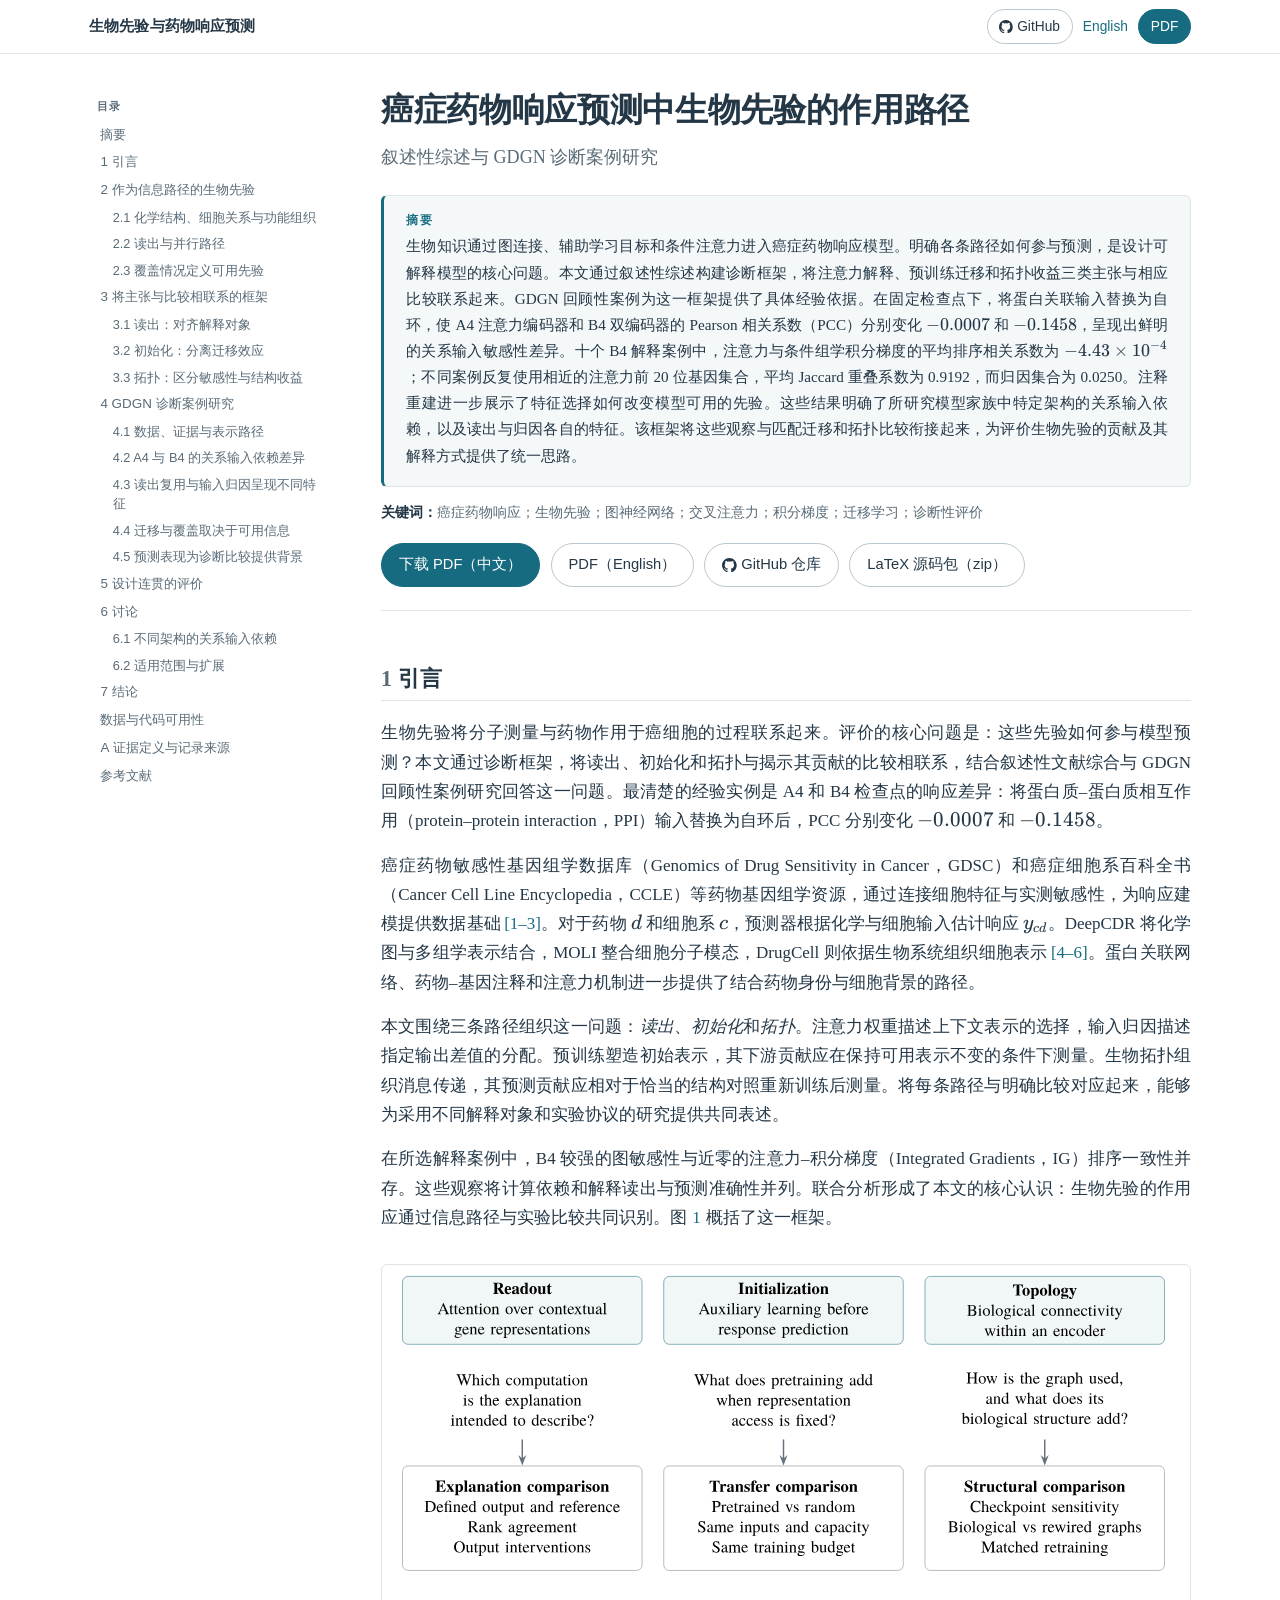
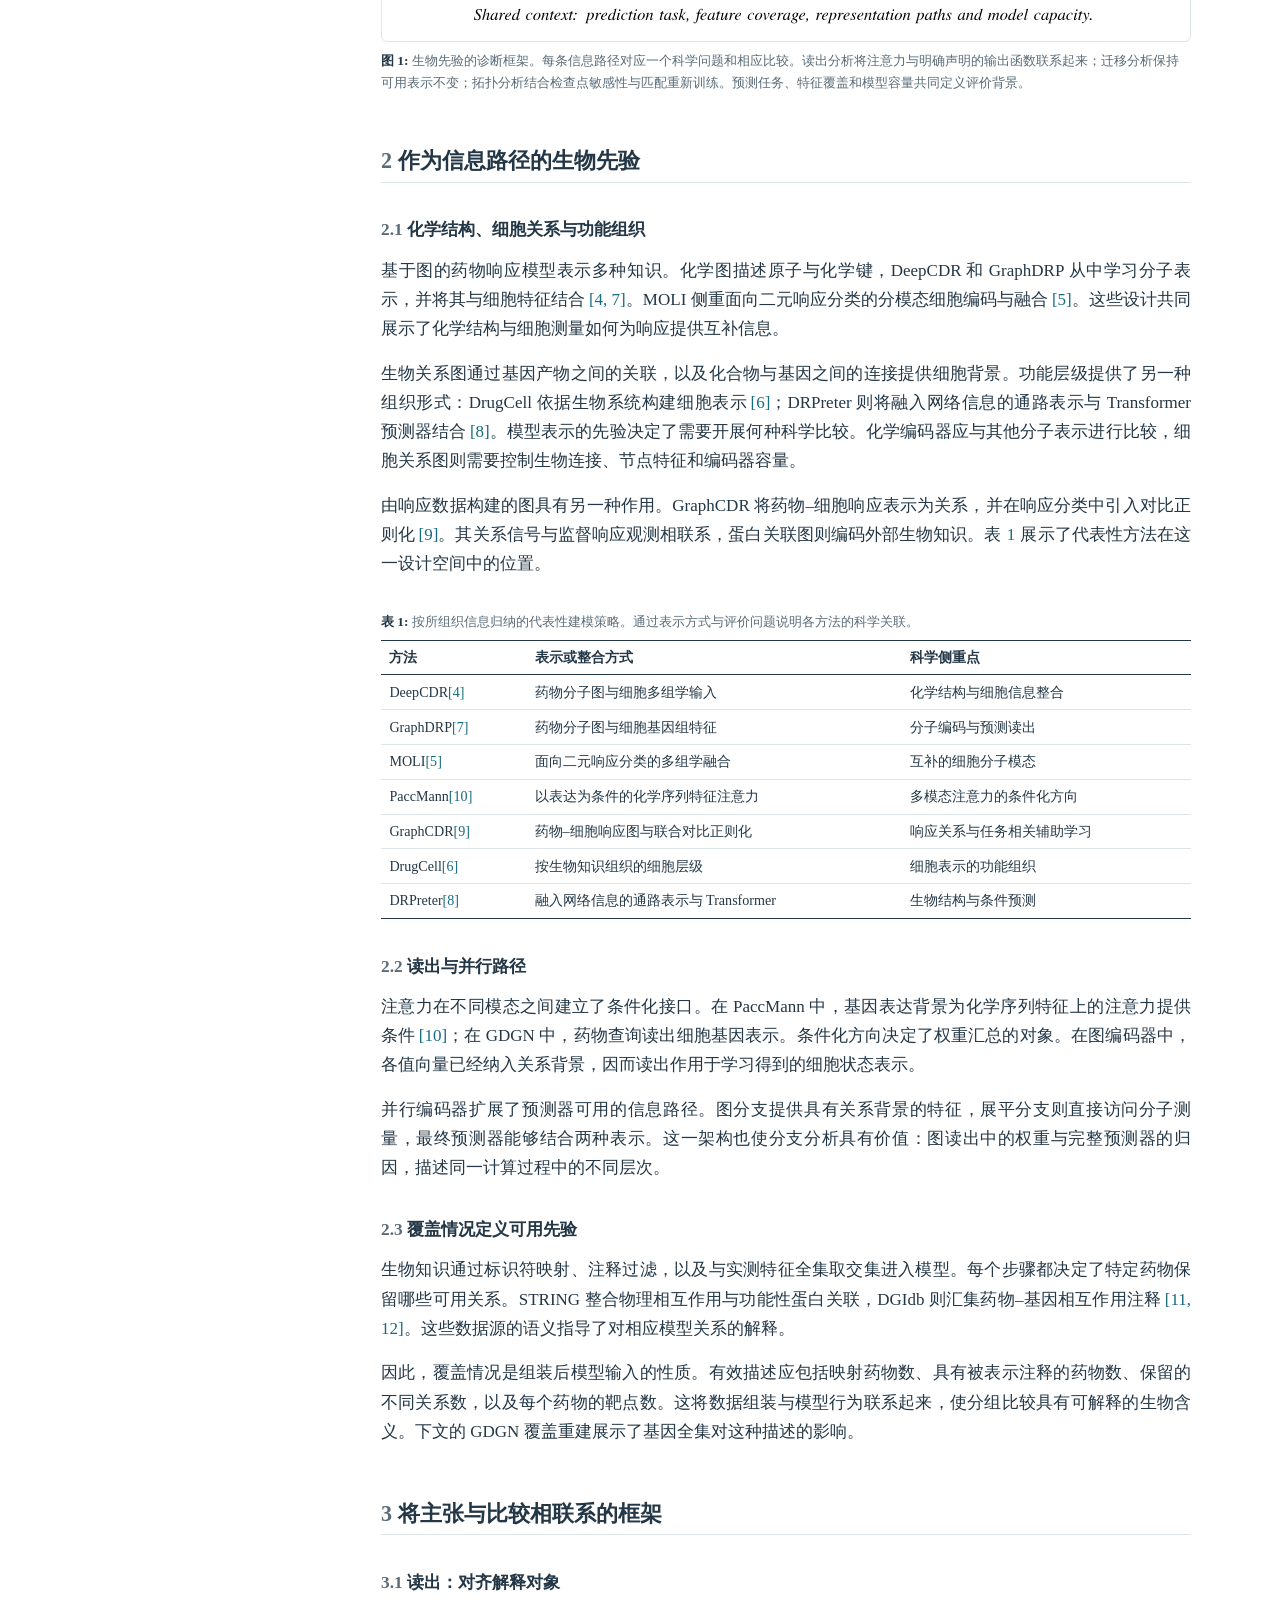
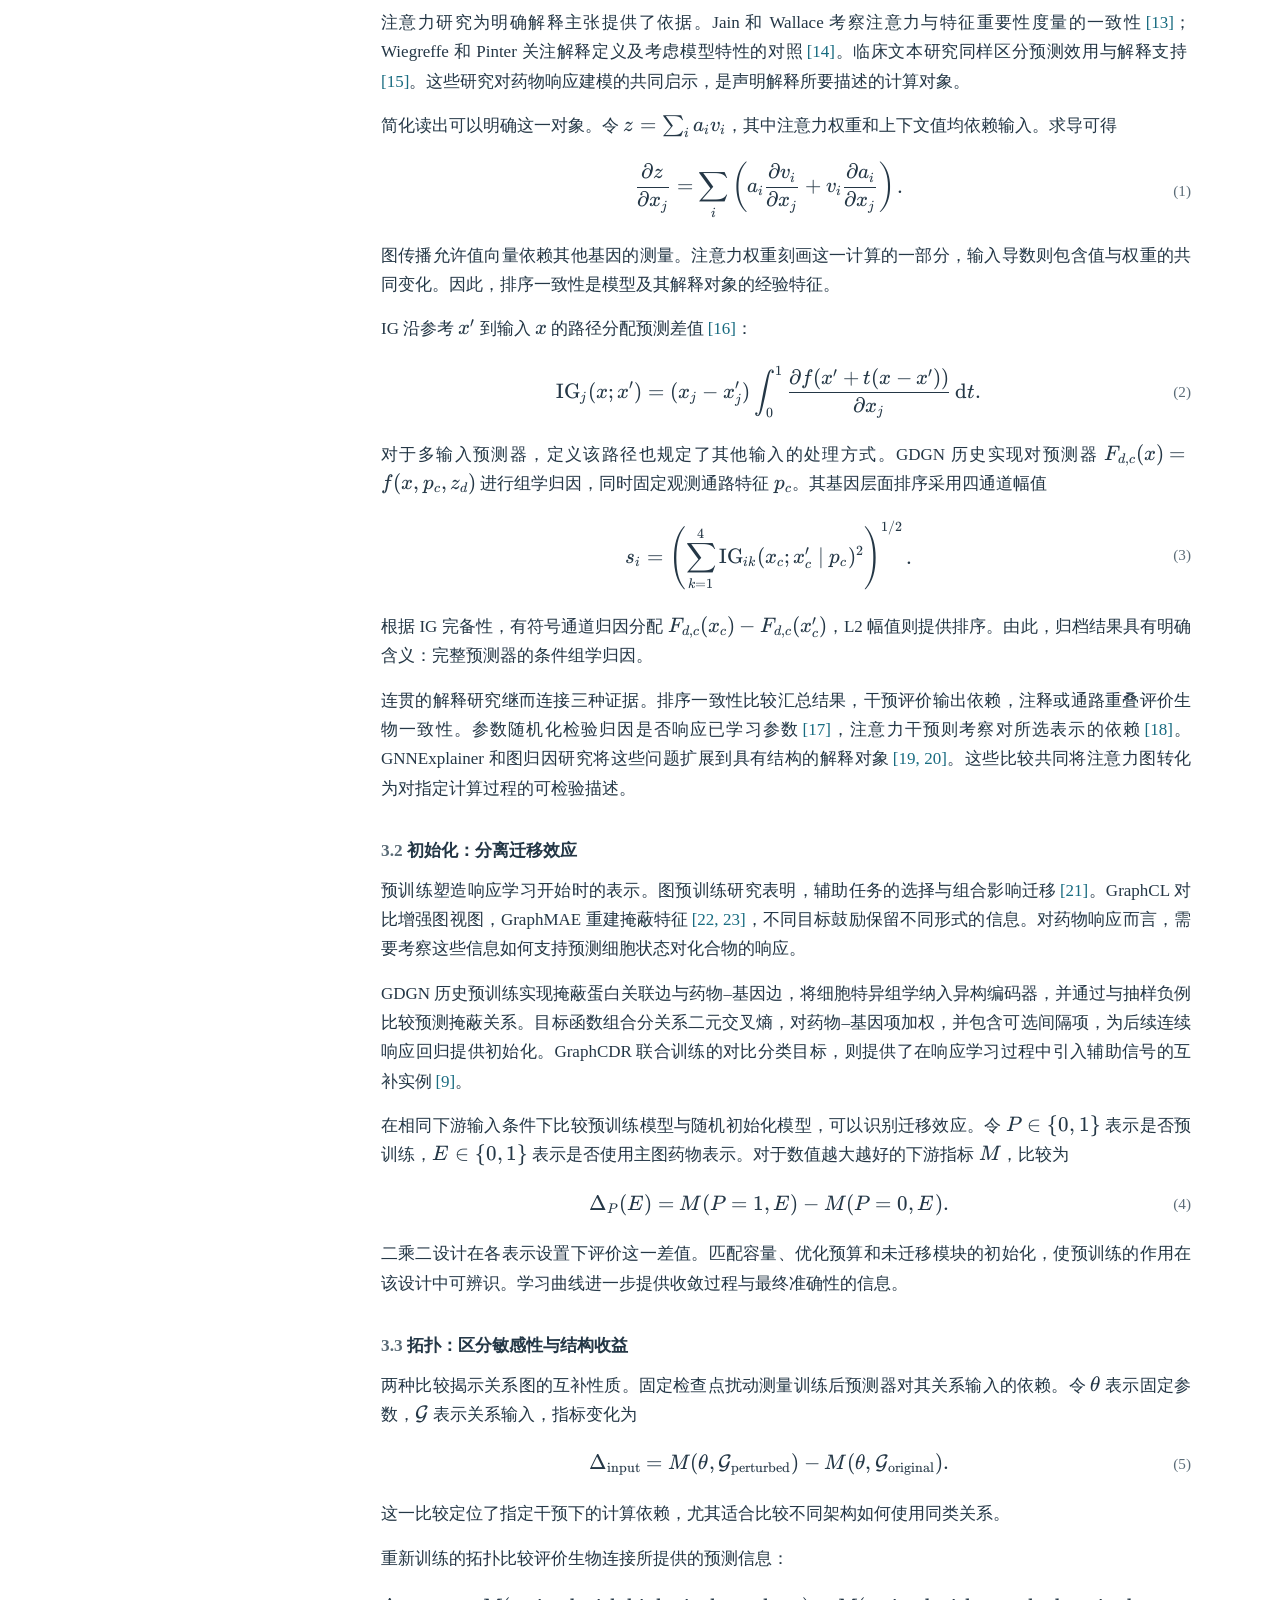
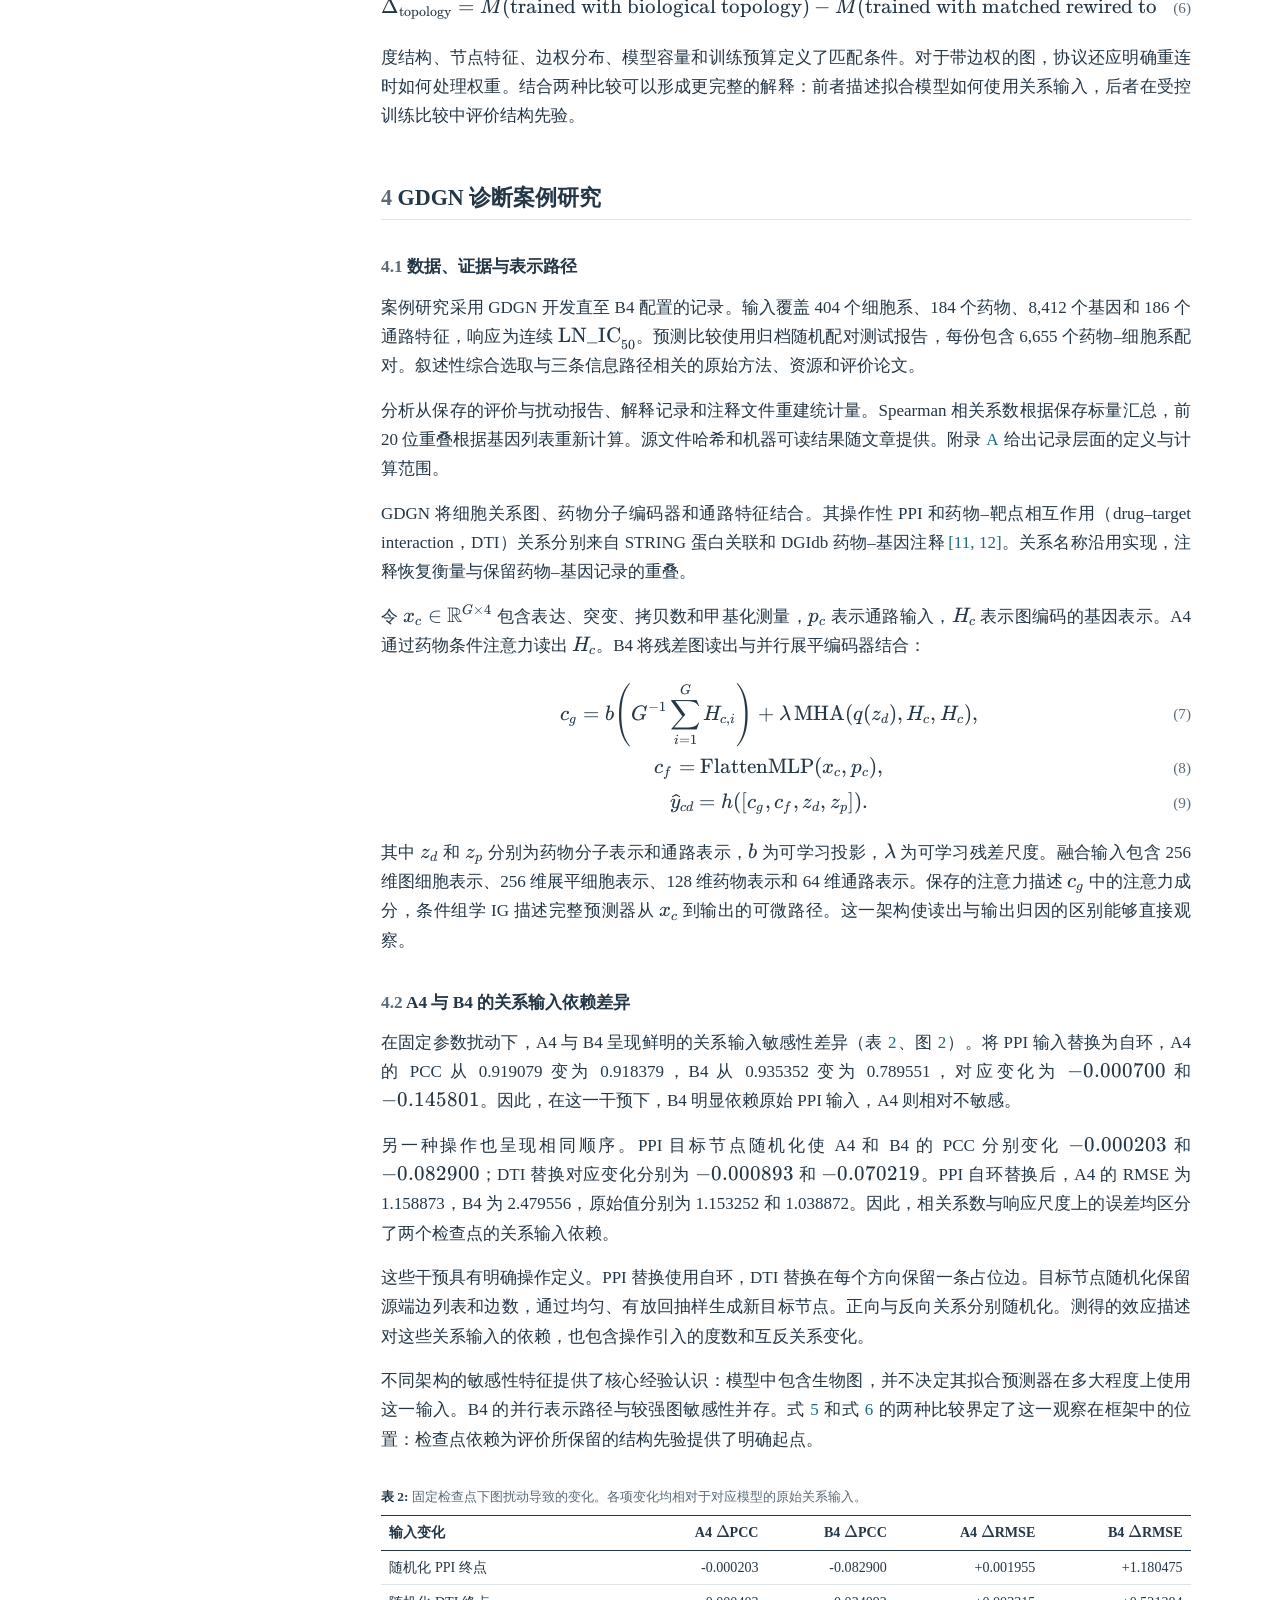
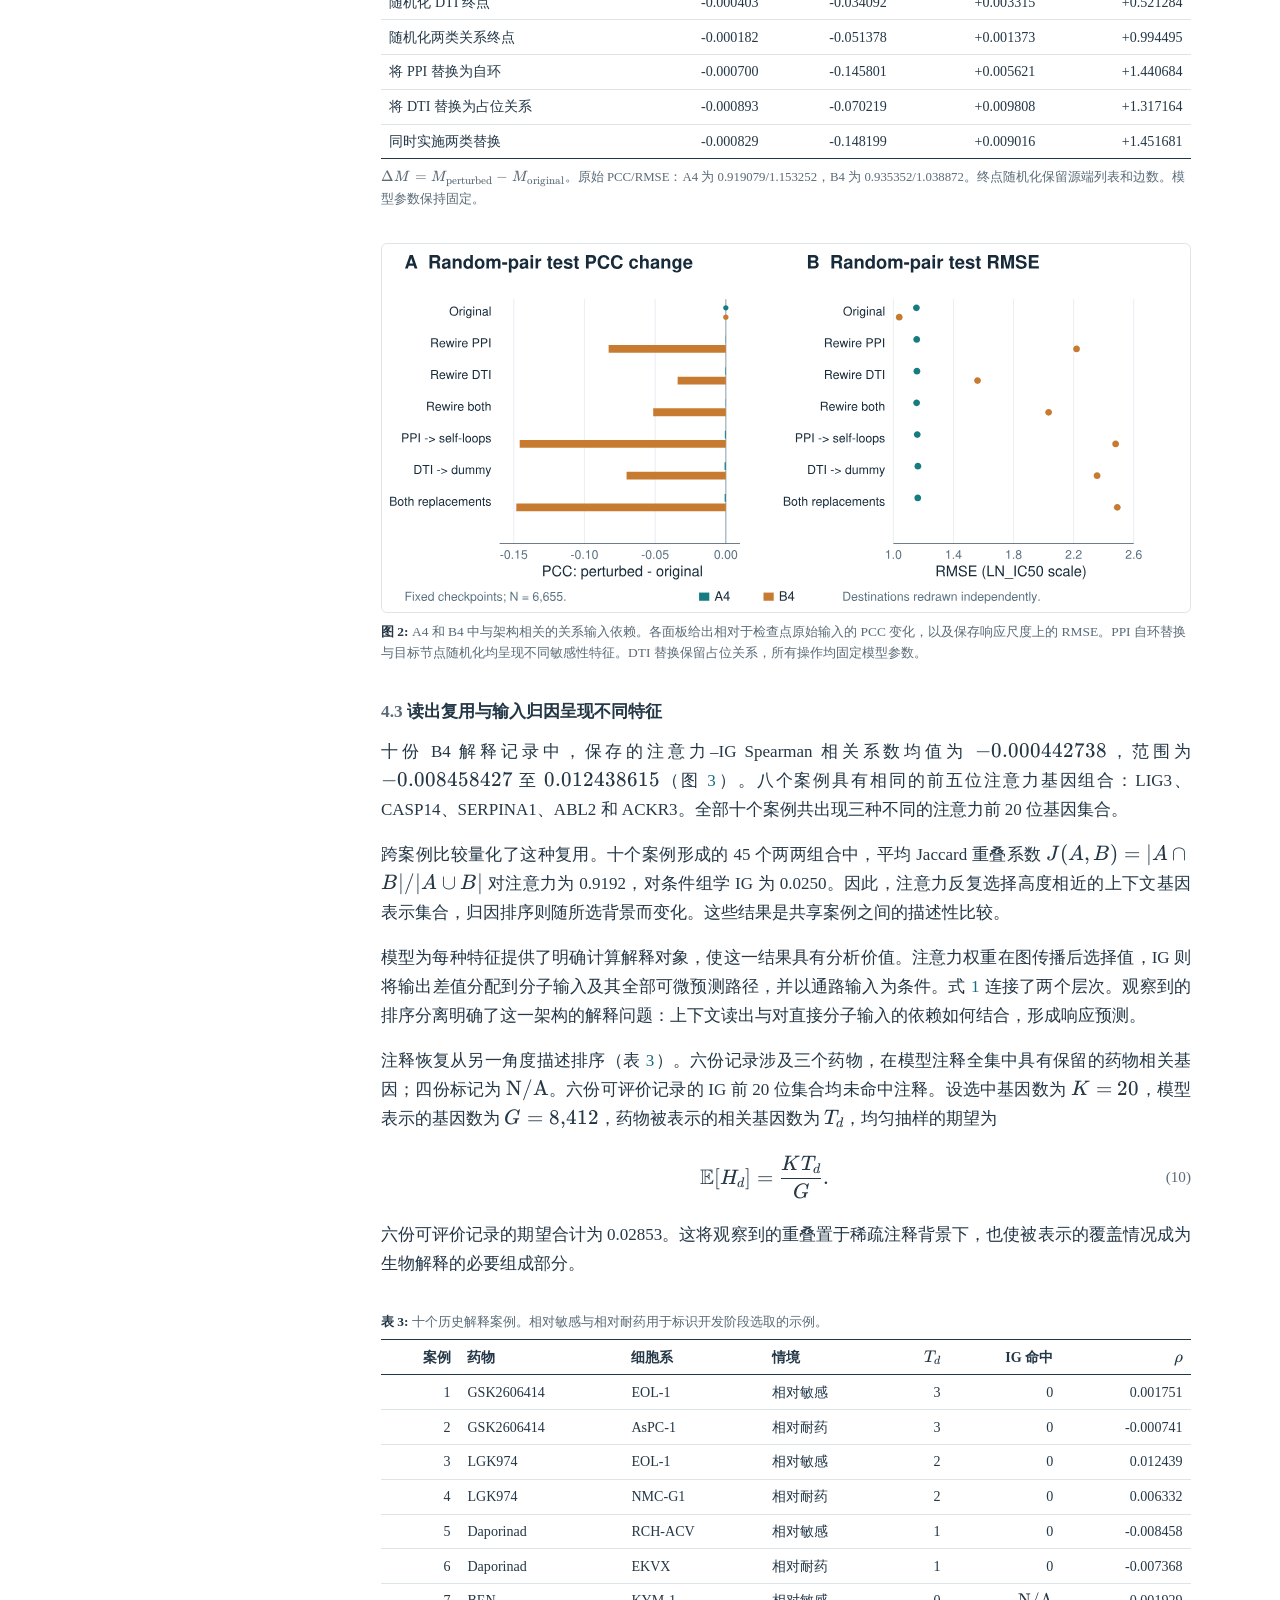
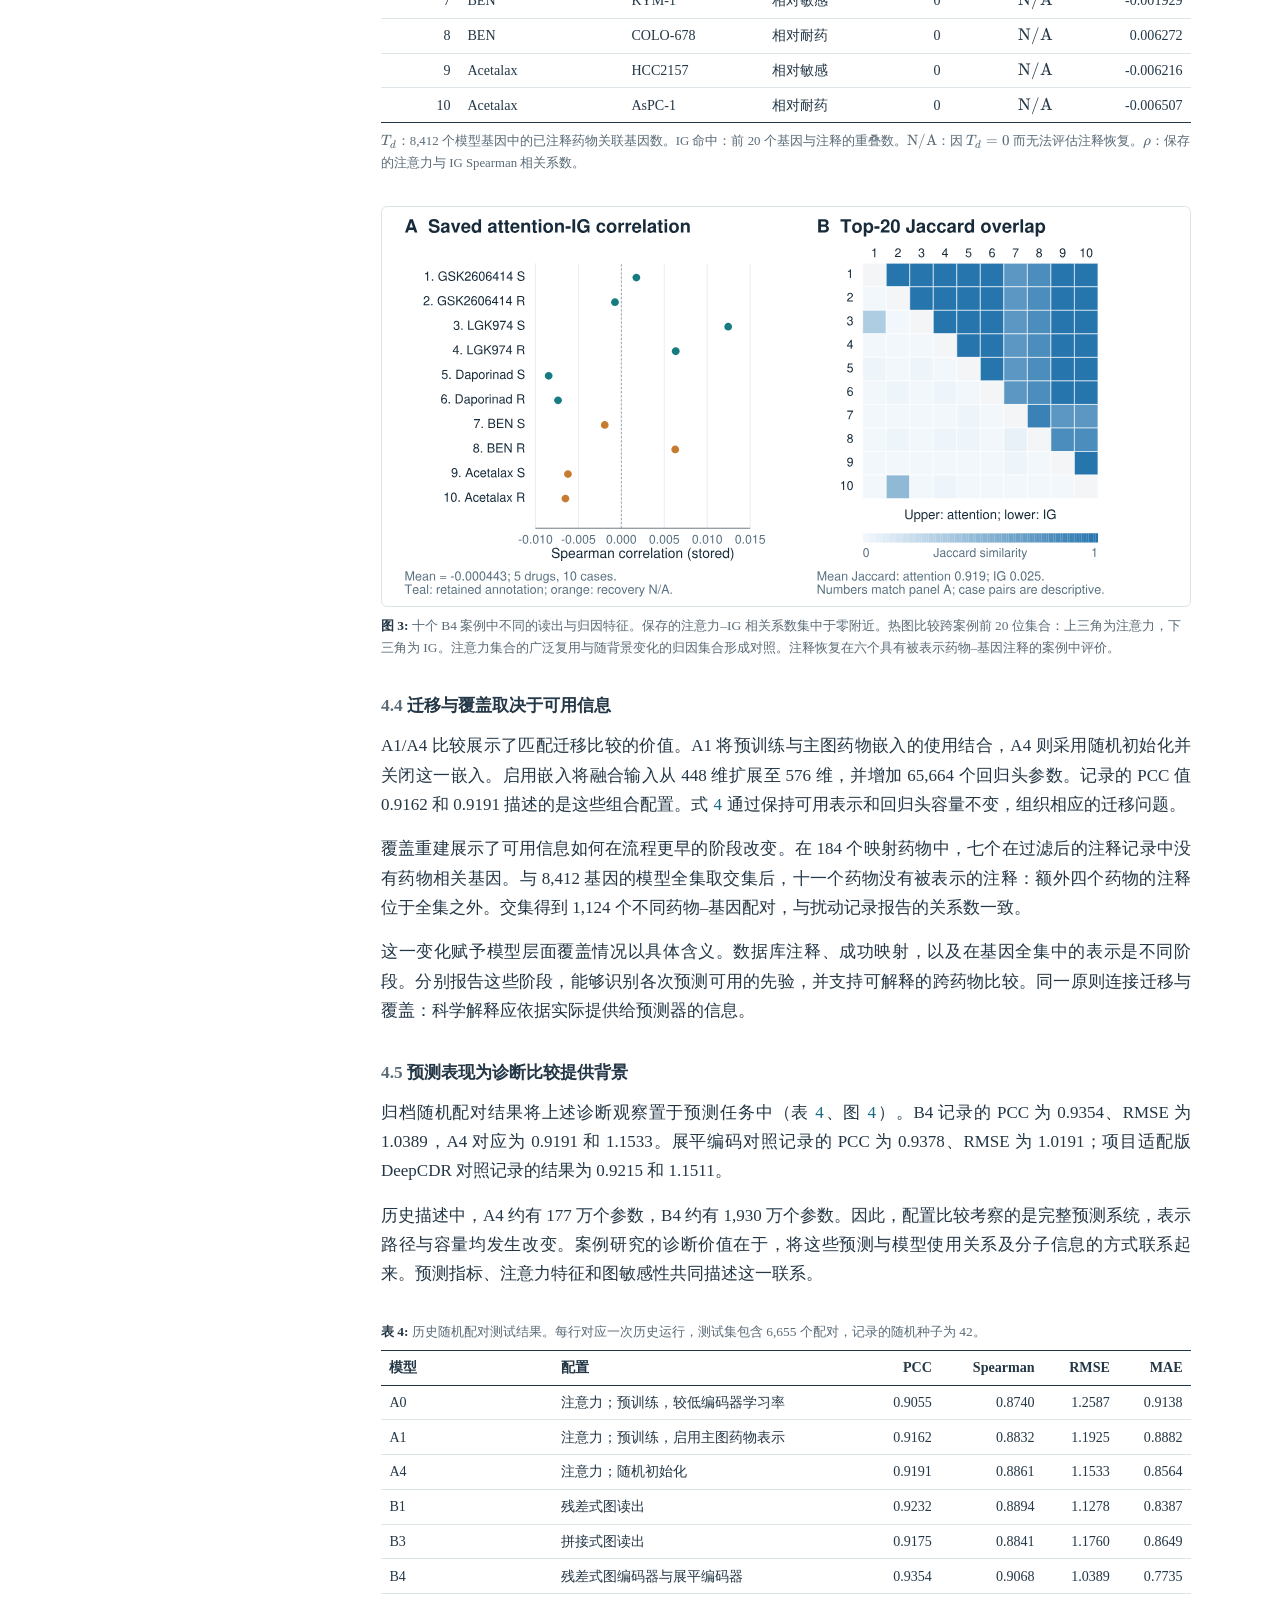
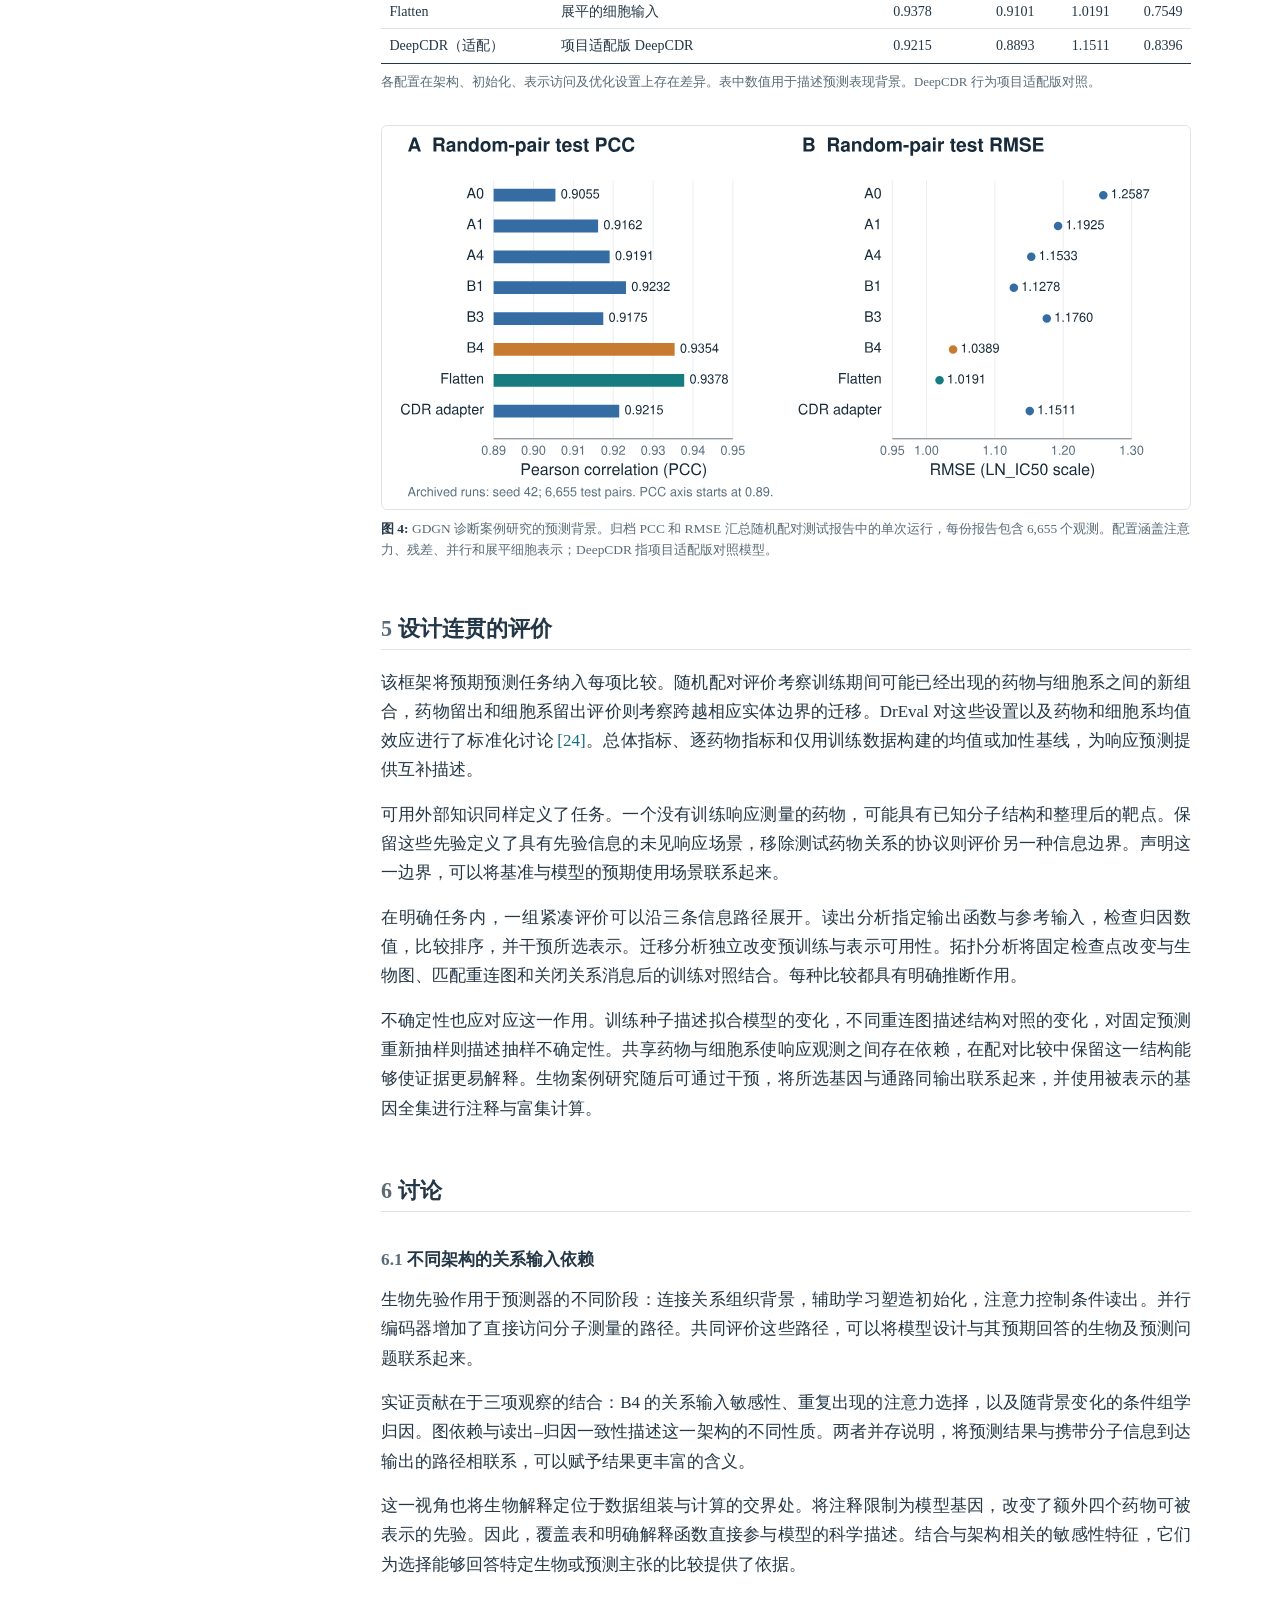
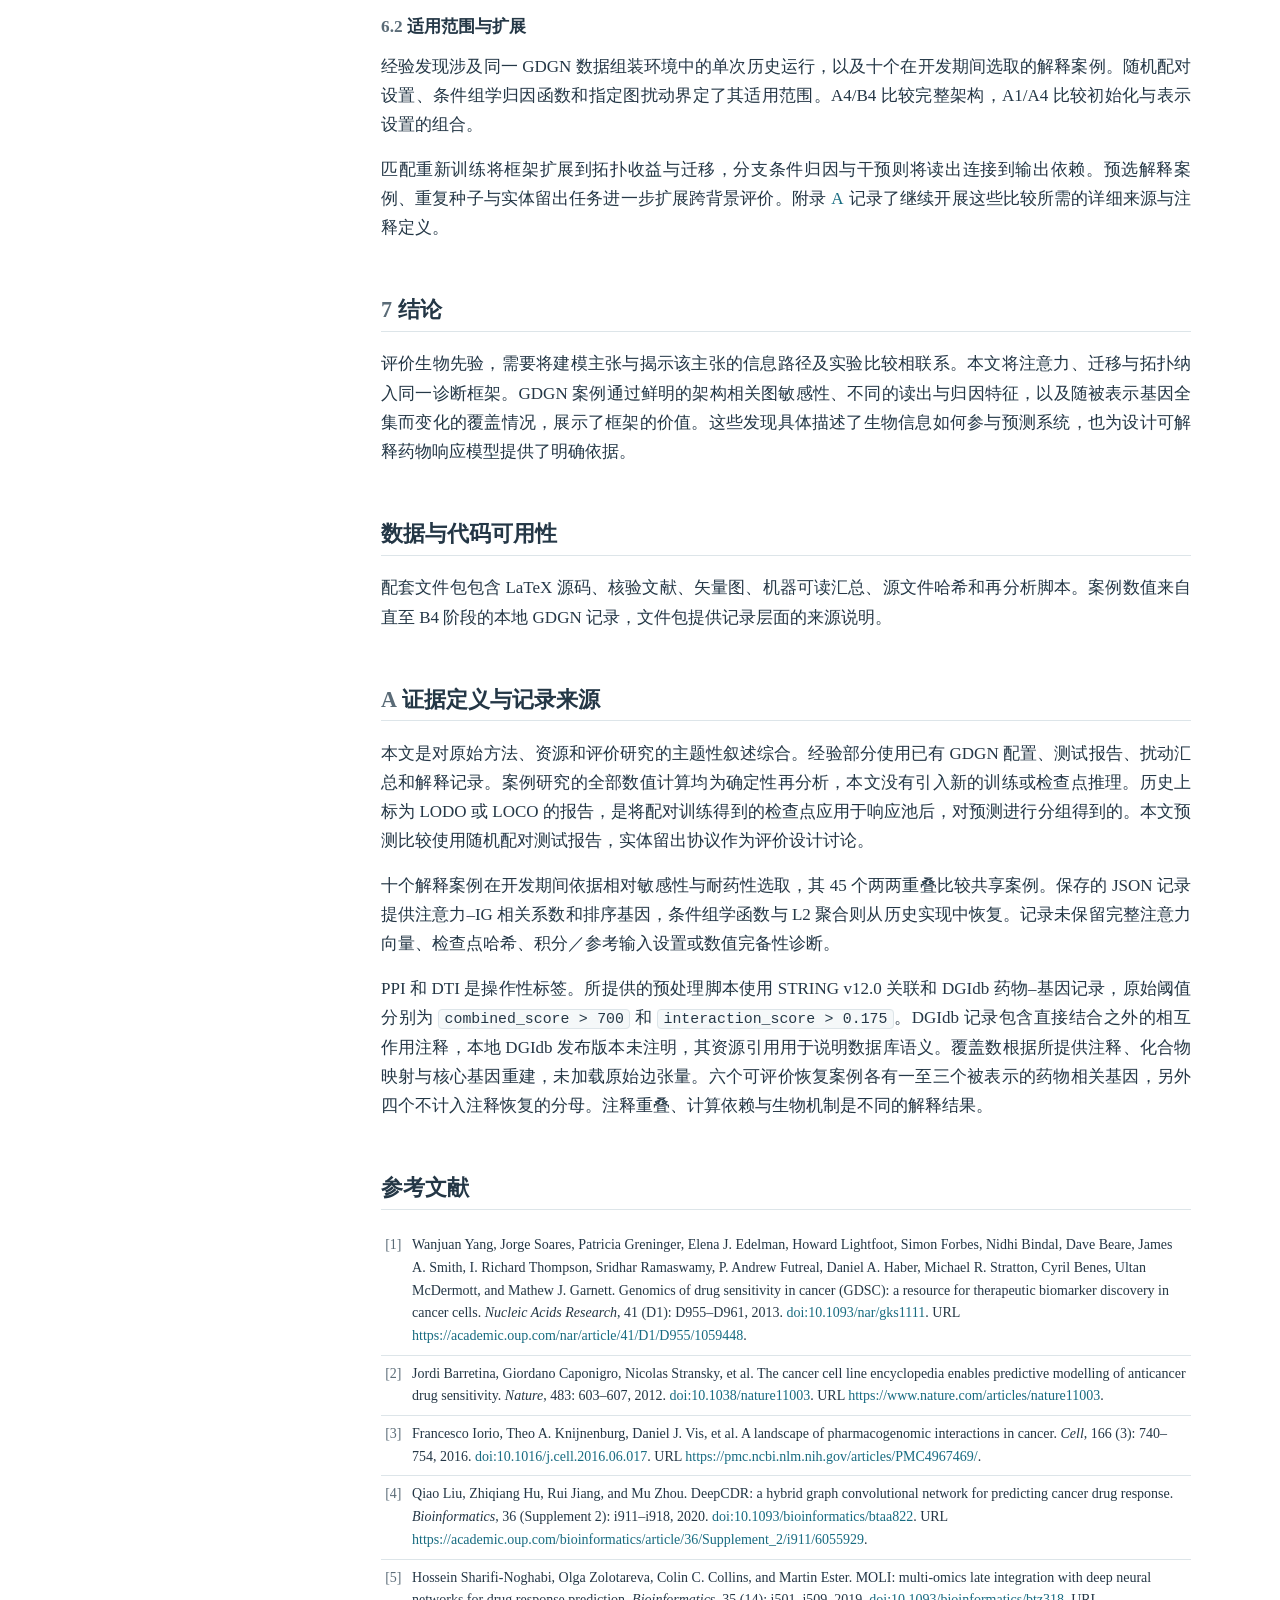
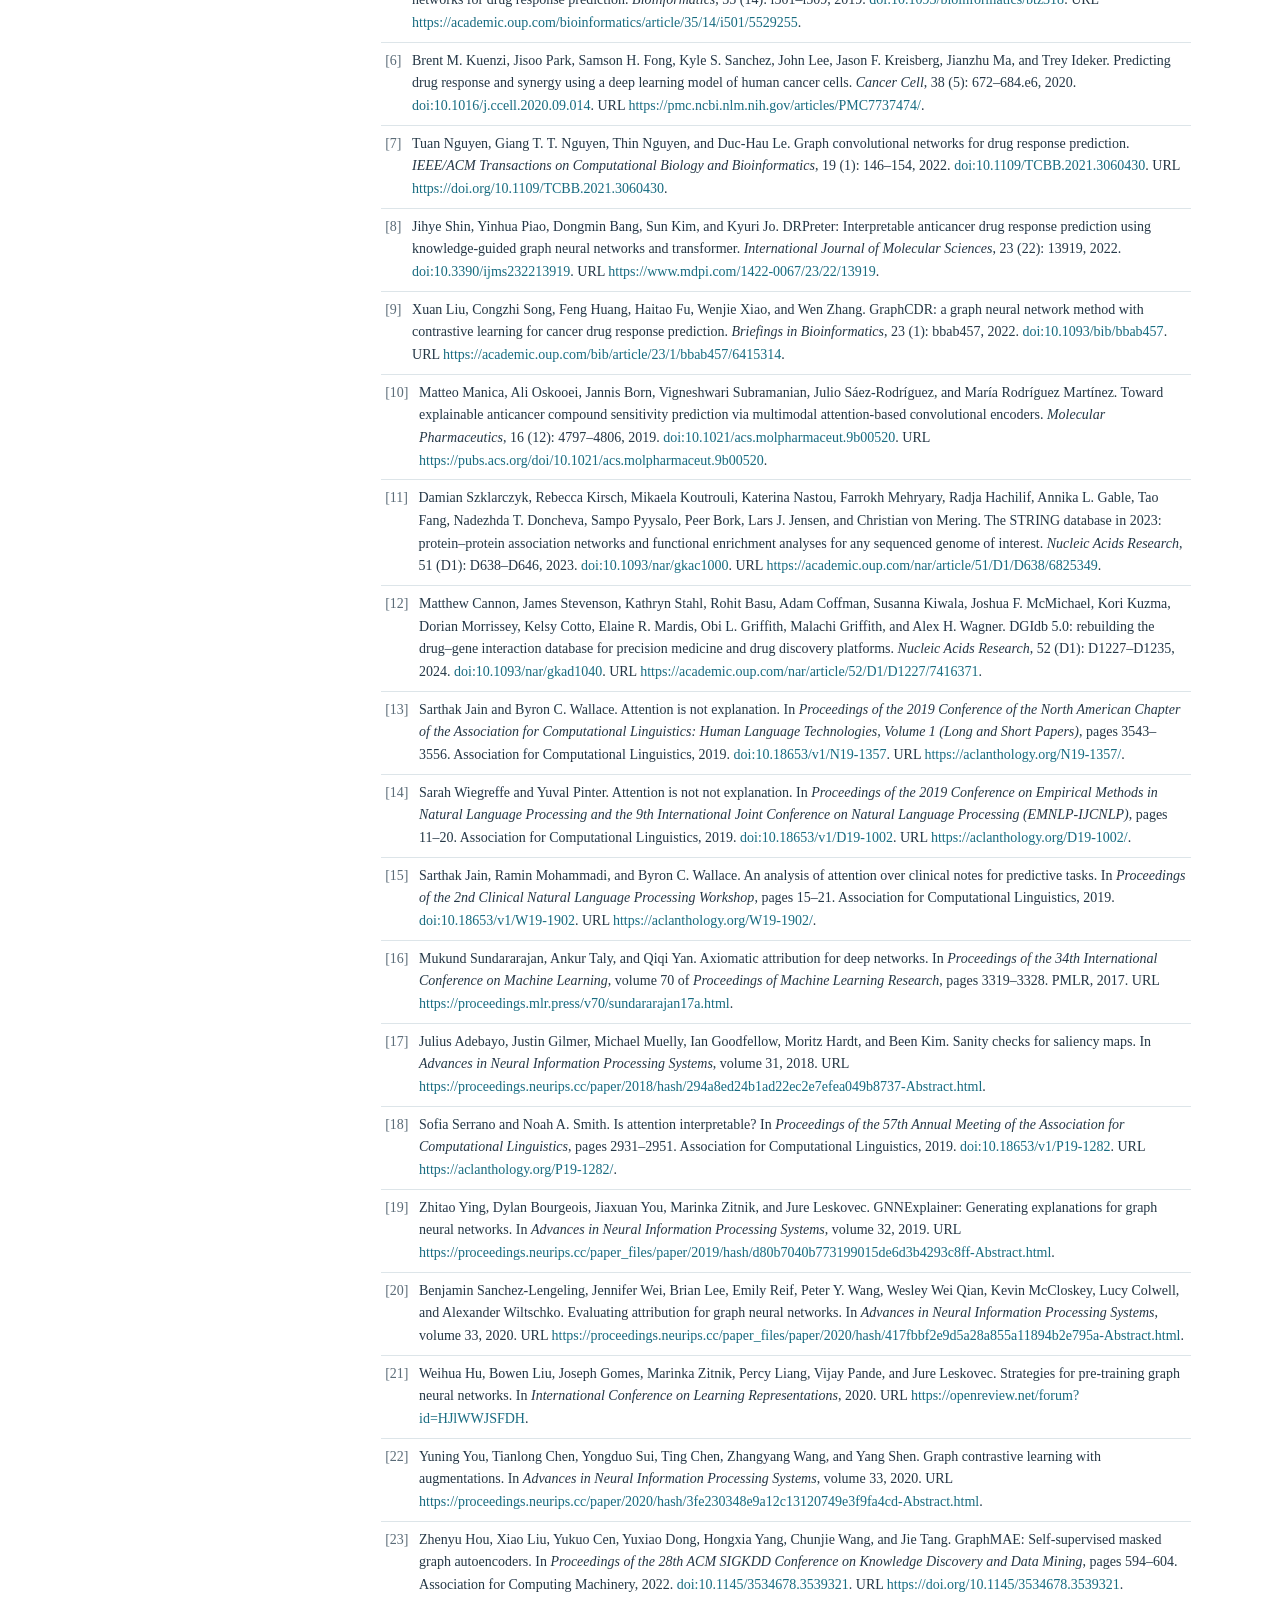
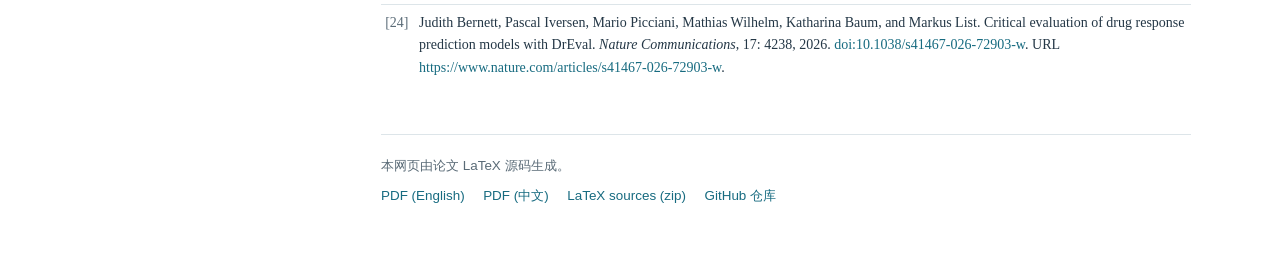
<file: zh/index.html>
<!DOCTYPE html>
<html lang="zh-CN">
<head>
<meta charset="utf-8">
<meta name="viewport" content="width=device-width, initial-scale=1">
<meta name="color-scheme" content="light dark">
<title>癌症药物响应预测中生物先验的作用路径: 叙述性综述与 GDGN 诊断案例研究</title>
<meta name="description" content="生物知识通过图连接、辅助学习目标和条件注意力进入癌症药物响应模型。明确各条路径如何参与预测，是设计可解释模型的核心问题。本文通过叙述性综述构建诊断框架，将注意力解释、预训练迁移和拓扑收益三类主张与相应比较联系起来。GDGN 回顾性案例为这一框架提供了具体经验依据。在固定检查点下，将蛋白关联输入替换为自环，使 A4 注意力编码器和 B4 双编码器的 Pearson 相关系数（PCC）分别变化 -0.0007 和 -0.1458，呈现出鲜明的关系输入敏感性差异。十个 B4 解释案例中，注意力与条件组学积分梯度的平均排序相关系数为 -4.43\times10^…">
<meta name="generator" content="scripts/build_publish.py">
<meta property="og:type" content="article">
<meta property="og:title" content="癌症药物响应预测中生物先验的作用路径: 叙述性综述与 GDGN 诊断案例研究">
<meta property="og:description" content="生物知识通过图连接、辅助学习目标和条件注意力进入癌症药物响应模型。明确各条路径如何参与预测，是设计可解释模型的核心问题。本文通过叙述性综述构建诊断框架，将注意力解释、预训练迁移和拓扑收益三类主张与相应比较联系起来。GDGN 回顾性案例为这一框架提供了具体经验依据。在固定检查点下，将蛋白关联输入替换为自环，使 A4 注意力编码器和 B4 双编码器的 Pearson 相关系数（PCC）分别变化 -0.0007 和 -0.1458，呈现出鲜明的关系输入敏感性差异。十个 B4 解释案例中，注意力与条件组学积分梯度的平均排序相关系数为 -4.43\times10^…">
<link rel="alternate" hreflang="en" href="../">
<link rel="stylesheet" href="../assets/vendor/katex/katex.min.css">
<link rel="stylesheet" href="../assets/css/site.css">
<script defer src="../assets/vendor/katex/katex.min.js"></script>
<script defer src="../assets/vendor/katex/contrib/auto-render.min.js"></script>
<script defer src="../assets/js/site.js"></script>
</head>
<body>
<a class="skip-link" href="#top">Skip to content</a>
<header class="topbar">
  <div class="topbar-inner">
    <a class="topbar-title" href="#top">生物先验与药物响应预测</a>
    <nav class="topbar-nav">
      <a class="btn" href="https://github.com/TonyWu1201/GDGN" target="_blank" rel="noopener"><svg class="icon" viewBox="0 0 16 16" width="16" height="16" aria-hidden="true" focusable="false"><path fill="currentColor" d="M8 0C3.58 0 0 3.58 0 8c0 3.54 2.29 6.53 5.47 7.59.4.07.55-.17.55-.38 0-.19-.01-.82-.01-1.49-2.01.37-2.53-.49-2.69-.94-.09-.23-.48-.94-.82-1.13-.28-.15-.68-.52-.01-.53.63-.01 1.08.58 1.23.82.72 1.21 1.87.87 2.33.66.07-.52.28-.87.51-1.07-1.78-.2-3.64-.89-3.64-3.95 0-.87.31-1.59.82-2.15-.08-.2-.36-1.02.08-2.12 0 0 .67-.21 2.2.82.64-.18 1.32-.27 2-.27s1.36.09 2 .27c1.53-1.04 2.2-.82 2.2-.82.44 1.1.16 1.92.08 2.12.51.56.82 1.27.82 2.15 0 3.07-1.87 3.75-3.65 3.95.29.25.54.73.54 1.48 0 1.07-.01 1.93-.01 2.2 0 .21.15.46.55.38A8.01 8.01 0 0 0 16 8c0-4.42-3.58-8-8-8Z"/></svg><span class="repo-label">GitHub</span></a>
      <a class="lang-switch" href="../">English</a>
      <a class="btn btn-primary" href="../assets/pdf/GDGN_review_v2_zh.pdf" download>PDF</a>
    </nav>
  </div>
</header>
<div class="site">
  <aside class="toc" aria-label="目录">
    <p class="toc-title">目录</p>
    <nav><ul class="toc-list"><li class="level-2"><a href="#abstract">摘要</a></li><li class="level-2"><a href="#introduction"><span class="toc-number">1</span> 引言</a></li><li class="level-2"><a href="#biological-priors-as-information-routes"><span class="toc-number">2</span> 作为信息路径的生物先验</a></li><li class="level-3"><a href="#chemical-structure-cellular-relations-and-functional-organization"><span class="toc-number">2.1</span> 化学结构、细胞关系与功能组织</a></li><li class="level-3"><a href="#readout-and-parallel-paths"><span class="toc-number">2.2</span> 读出与并行路径</a></li><li class="level-3"><a href="#coverage-defines-the-available-prior"><span class="toc-number">2.3</span> 覆盖情况定义可用先验</a></li><li class="level-2"><a href="#a-framework-that-links-claims-to-comparisons"><span class="toc-number">3</span> 将主张与比较相联系的框架</a></li><li class="level-3"><a href="#readout-align-the-object-of-explanation"><span class="toc-number">3.1</span> 读出：对齐解释对象</a></li><li class="level-3"><a href="#initialization-isolate-the-transfer-contrast"><span class="toc-number">3.2</span> 初始化：分离迁移效应</a></li><li class="level-3"><a href="#topology-distinguish-sensitivity-from-structural-benefit"><span class="toc-number">3.3</span> 拓扑：区分敏感性与结构收益</a></li><li class="level-2"><a href="#gdgn-as-a-diagnostic-case-study"><span class="toc-number">4</span> GDGN 诊断案例研究</a></li><li class="level-3"><a href="#data-evidence-and-representation-paths"><span class="toc-number">4.1</span> 数据、证据与表示路径</a></li><li class="level-3"><a href="#contrasting-relational-dependence-in-a4-and-b4"><span class="toc-number">4.2</span> A4 与 B4 的关系输入依赖差异</a></li><li class="level-3"><a href="#readout-reuse-and-input-attribution-provide-different-profiles"><span class="toc-number">4.3</span> 读出复用与输入归因呈现不同特征</a></li><li class="level-3"><a href="#transfer-and-coverage-depend-on-the-information-available"><span class="toc-number">4.4</span> 迁移与覆盖取决于可用信息</a></li><li class="level-3"><a href="#prediction-anchors-the-diagnostic-comparison"><span class="toc-number">4.5</span> 预测表现为诊断比较提供背景</a></li><li class="level-2"><a href="#designing-coherent-evaluations"><span class="toc-number">5</span> 设计连贯的评价</a></li><li class="level-2"><a href="#discussion"><span class="toc-number">6</span> 讨论</a></li><li class="level-3"><a href="#relational-dependence-across-architectures"><span class="toc-number">6.1</span> 不同架构的关系输入依赖</a></li><li class="level-3"><a href="#scope-and-extensions"><span class="toc-number">6.2</span> 适用范围与扩展</a></li><li class="level-2"><a href="#conclusion"><span class="toc-number">7</span> 结论</a></li><li class="level-2"><a href="#data-and-code-availability">数据与代码可用性</a></li><li class="level-2"><a href="#evidence-definitions-and-record-provenance"><span class="toc-number">A</span> 证据定义与记录来源</a></li><li class="level-2"><a href="#references">参考文献</a></li></ul></nav>
  </aside>
  <main class="content" id="top">
    <details class="toc-mobile">
      <summary>目录</summary>
      <nav><ul class="toc-list"><li class="level-2"><a href="#abstract">摘要</a></li><li class="level-2"><a href="#introduction"><span class="toc-number">1</span> 引言</a></li><li class="level-2"><a href="#biological-priors-as-information-routes"><span class="toc-number">2</span> 作为信息路径的生物先验</a></li><li class="level-3"><a href="#chemical-structure-cellular-relations-and-functional-organization"><span class="toc-number">2.1</span> 化学结构、细胞关系与功能组织</a></li><li class="level-3"><a href="#readout-and-parallel-paths"><span class="toc-number">2.2</span> 读出与并行路径</a></li><li class="level-3"><a href="#coverage-defines-the-available-prior"><span class="toc-number">2.3</span> 覆盖情况定义可用先验</a></li><li class="level-2"><a href="#a-framework-that-links-claims-to-comparisons"><span class="toc-number">3</span> 将主张与比较相联系的框架</a></li><li class="level-3"><a href="#readout-align-the-object-of-explanation"><span class="toc-number">3.1</span> 读出：对齐解释对象</a></li><li class="level-3"><a href="#initialization-isolate-the-transfer-contrast"><span class="toc-number">3.2</span> 初始化：分离迁移效应</a></li><li class="level-3"><a href="#topology-distinguish-sensitivity-from-structural-benefit"><span class="toc-number">3.3</span> 拓扑：区分敏感性与结构收益</a></li><li class="level-2"><a href="#gdgn-as-a-diagnostic-case-study"><span class="toc-number">4</span> GDGN 诊断案例研究</a></li><li class="level-3"><a href="#data-evidence-and-representation-paths"><span class="toc-number">4.1</span> 数据、证据与表示路径</a></li><li class="level-3"><a href="#contrasting-relational-dependence-in-a4-and-b4"><span class="toc-number">4.2</span> A4 与 B4 的关系输入依赖差异</a></li><li class="level-3"><a href="#readout-reuse-and-input-attribution-provide-different-profiles"><span class="toc-number">4.3</span> 读出复用与输入归因呈现不同特征</a></li><li class="level-3"><a href="#transfer-and-coverage-depend-on-the-information-available"><span class="toc-number">4.4</span> 迁移与覆盖取决于可用信息</a></li><li class="level-3"><a href="#prediction-anchors-the-diagnostic-comparison"><span class="toc-number">4.5</span> 预测表现为诊断比较提供背景</a></li><li class="level-2"><a href="#designing-coherent-evaluations"><span class="toc-number">5</span> 设计连贯的评价</a></li><li class="level-2"><a href="#discussion"><span class="toc-number">6</span> 讨论</a></li><li class="level-3"><a href="#relational-dependence-across-architectures"><span class="toc-number">6.1</span> 不同架构的关系输入依赖</a></li><li class="level-3"><a href="#scope-and-extensions"><span class="toc-number">6.2</span> 适用范围与扩展</a></li><li class="level-2"><a href="#conclusion"><span class="toc-number">7</span> 结论</a></li><li class="level-2"><a href="#data-and-code-availability">数据与代码可用性</a></li><li class="level-2"><a href="#evidence-definitions-and-record-provenance"><span class="toc-number">A</span> 证据定义与记录来源</a></li><li class="level-2"><a href="#references">参考文献</a></li></ul></nav>
    </details>
    <header class="hero">
      <h1>癌症药物响应预测中生物先验的作用路径</h1>
      <p class="subtitle">叙述性综述与 GDGN 诊断案例研究</p>
      <section class="abstract" id="abstract">
        <h2>摘要</h2>
        <p>生物知识通过图连接、辅助学习目标和条件注意力进入癌症药物响应模型。明确各条路径如何参与预测，是设计可解释模型的核心问题。本文通过叙述性综述构建诊断框架，将注意力解释、预训练迁移和拓扑收益三类主张与相应比较联系起来。GDGN 回顾性案例为这一框架提供了具体经验依据。在固定检查点下，将蛋白关联输入替换为自环，使 A4 注意力编码器和 B4 双编码器的 Pearson 相关系数（PCC）分别变化 \(-0.0007\) 和 \(-0.1458\)，呈现出鲜明的关系输入敏感性差异。十个 B4 解释案例中，注意力与条件组学积分梯度的平均排序相关系数为 \(-4.43\times10^{-4}\)；不同案例反复使用相近的注意力前 20 位基因集合，平均 Jaccard 重叠系数为 0.9192，而归因集合为 0.0250。注释重建进一步展示了特征选择如何改变模型可用的先验。这些结果明确了所研究模型家族中特定架构的关系输入依赖，以及读出与归因各自的特征。该框架将这些观察与匹配迁移和拓扑比较衔接起来，为评价生物先验的贡献及其解释方式提供了统一思路。</p>
      </section>
      <p class="keywords"><strong>关键词：</strong>癌症药物响应；生物先验；图神经网络；交叉注意力；积分梯度；迁移学习；诊断性评价</p>
      <div class="downloads">
        <a class="btn btn-primary btn-lg" href="../assets/pdf/GDGN_review_v2_zh.pdf" download>下载 PDF（中文）</a>
        <a class="btn btn-lg" href="../assets/pdf/GDGN_review_v2_en.pdf" download>PDF（English）</a>
        <a class="btn btn-lg" href="https://github.com/TonyWu1201/GDGN" target="_blank" rel="noopener"><svg class="icon" viewBox="0 0 16 16" width="16" height="16" aria-hidden="true" focusable="false"><path fill="currentColor" d="M8 0C3.58 0 0 3.58 0 8c0 3.54 2.29 6.53 5.47 7.59.4.07.55-.17.55-.38 0-.19-.01-.82-.01-1.49-2.01.37-2.53-.49-2.69-.94-.09-.23-.48-.94-.82-1.13-.28-.15-.68-.52-.01-.53.63-.01 1.08.58 1.23.82.72 1.21 1.87.87 2.33.66.07-.52.28-.87.51-1.07-1.78-.2-3.64-.89-3.64-3.95 0-.87.31-1.59.82-2.15-.08-.2-.36-1.02.08-2.12 0 0 .67-.21 2.2.82.64-.18 1.32-.27 2-.27s1.36.09 2 .27c1.53-1.04 2.2-.82 2.2-.82.44 1.1.16 1.92.08 2.12.51.56.82 1.27.82 2.15 0 3.07-1.87 3.75-3.65 3.95.29.25.54.73.54 1.48 0 1.07-.01 1.93-.01 2.2 0 .21.15.46.55.38A8.01 8.01 0 0 0 16 8c0-4.42-3.58-8-8-8Z"/></svg>GitHub 仓库</a>
        <a class="btn btn-lg" href="../assets/source/GDGN_review_v2_sources.zip" download>LaTeX 源码包（zip）</a>
      </div>
    </header>
<h2 id="introduction"><span class="heading-number">1</span> 引言<a class="anchor" href="#introduction" aria-label="段落链接">#</a></h2>
<p>生物先验将分子测量与药物作用于癌细胞的过程联系起来。评价的核心问题是：这些先验如何参与模型预测？本文通过诊断框架，将读出、初始化和拓扑与揭示其贡献的比较相联系，结合叙述性文献综合与 GDGN 回顾性案例研究回答这一问题。最清楚的经验实例是 A4 和 B4 检查点的响应差异：将蛋白质–蛋白质相互作用（protein–protein interaction，PPI）输入替换为自环后，PCC 分别变化 \(-0.0007\) 和 \(-0.1458\)。</p>
<p>癌症药物敏感性基因组学数据库（Genomics of Drug Sensitivity in Cancer，GDSC）和癌症细胞系百科全书（Cancer Cell Line Encyclopedia，CCLE）等药物基因组学资源，通过连接细胞特征与实测敏感性，为响应建模提供数据基础 <a class="cite" href="#ref-gdsc2013">[1–3]</a>。对于药物 \(d\) 和细胞系 \(c\)，预测器根据化学与细胞输入估计响应 \(y_{cd}\)。DeepCDR 将化学图与多组学表示结合，MOLI 整合细胞分子模态，DrugCell 则依据生物系统组织细胞表示 <a class="cite" href="#ref-deepcdr2020">[4–6]</a>。蛋白关联网络、药物–基因注释和注意力机制进一步提供了结合药物身份与细胞背景的路径。</p>
<p>本文围绕三条路径组织这一问题：<em>读出</em>、<em>初始化</em>和<em>拓扑</em>。注意力权重描述上下文表示的选择，输入归因描述指定输出差值的分配。预训练塑造初始表示，其下游贡献应在保持可用表示不变的条件下测量。生物拓扑组织消息传递，其预测贡献应相对于恰当的结构对照重新训练后测量。将每条路径与明确比较对应起来，能够为采用不同解释对象和实验协议的研究提供共同表述。</p>
<p>在所选解释案例中，B4 较强的图敏感性与近零的注意力–积分梯度（Integrated Gradients，IG）排序一致性并存。这些观察将计算依赖和解释读出与预测准确性并列。联合分析形成了本文的核心认识：生物先验的作用应通过信息路径与实验比较共同识别。图 <a class="xref" href="#fig-framework">1</a> 概括了这一框架。</p>
<figure class="figure" id="fig-framework"><a href="../assets/figures/fig_framework.svg" target="_blank" rel="noopener"><img src="../assets/figures/fig_framework.svg" alt="生物先验的诊断框架。每条信息路径对应一个科学问题和相应比较。读出分析将注意力与明确声明的输出函数联系起来；迁移分析保持可用表示不变；拓扑分析结合检查点敏感性与匹配重新训练。预测任务、特征覆盖和模型容量共同定义评价背景。" loading="lazy" decoding="async"></a><figcaption><span class="caption-label">图 1:</span> 生物先验的诊断框架。每条信息路径对应一个科学问题和相应比较。读出分析将注意力与明确声明的输出函数联系起来；迁移分析保持可用表示不变；拓扑分析结合检查点敏感性与匹配重新训练。预测任务、特征覆盖和模型容量共同定义评价背景。</figcaption></figure>
<h2 id="biological-priors-as-information-routes"><span class="heading-number">2</span> 作为信息路径的生物先验<a class="anchor" href="#biological-priors-as-information-routes" aria-label="段落链接">#</a></h2>
<h3 id="chemical-structure-cellular-relations-and-functional-organization"><span class="heading-number">2.1</span> 化学结构、细胞关系与功能组织<a class="anchor" href="#chemical-structure-cellular-relations-and-functional-organization" aria-label="段落链接">#</a></h3>
<p>基于图的药物响应模型表示多种知识。化学图描述原子与化学键，DeepCDR 和 GraphDRP 从中学习分子表示，并将其与细胞特征结合 <a class="cite" href="#ref-deepcdr2020">[4, 7]</a>。MOLI 侧重面向二元响应分类的分模态细胞编码与融合 <a class="cite" href="#ref-moli2019">[5]</a>。这些设计共同展示了化学结构与细胞测量如何为响应提供互补信息。</p>
<p>生物关系图通过基因产物之间的关联，以及化合物与基因之间的连接提供细胞背景。功能层级提供了另一种组织形式：DrugCell 依据生物系统构建细胞表示 <a class="cite" href="#ref-drugcell2020">[6]</a>；DRPreter 则将融入网络信息的通路表示与 Transformer 预测器结合 <a class="cite" href="#ref-drpreter2022">[8]</a>。模型表示的先验决定了需要开展何种科学比较。化学编码器应与其他分子表示进行比较，细胞关系图则需要控制生物连接、节点特征和编码器容量。</p>
<p>由响应数据构建的图具有另一种作用。GraphCDR 将药物–细胞响应表示为关系，并在响应分类中引入对比正则化 <a class="cite" href="#ref-graphcdr2022">[9]</a>。其关系信号与监督响应观测相联系，蛋白关联图则编码外部生物知识。表 <a class="xref" href="#tab-literature">1</a> 展示了代表性方法在这一设计空间中的位置。</p>
<figure class="table-figure" id="tab-literature"><figcaption><span class="caption-label">表 1:</span> 按所组织信息归纳的代表性建模策略。通过表示方式与评价问题说明各方法的科学关联。</figcaption><div class="table-wrap"><table class="data-table"><thead><tr><th scope="col">方法</th><th scope="col">表示或整合方式</th><th scope="col">科学侧重点</th></tr></thead><tbody><tr><td>DeepCDR<a class="cite" href="#ref-deepcdr2020">[4]</a></td><td>药物分子图与细胞多组学输入</td><td>化学结构与细胞信息整合</td></tr><tr><td>GraphDRP<a class="cite" href="#ref-graphdrp2022">[7]</a></td><td>药物分子图与细胞基因组特征</td><td>分子编码与预测读出</td></tr><tr><td>MOLI<a class="cite" href="#ref-moli2019">[5]</a></td><td>面向二元响应分类的多组学融合</td><td>互补的细胞分子模态</td></tr><tr><td>PaccMann<a class="cite" href="#ref-paccmann2019">[10]</a></td><td>以表达为条件的化学序列特征注意力</td><td>多模态注意力的条件化方向</td></tr><tr><td>GraphCDR<a class="cite" href="#ref-graphcdr2022">[9]</a></td><td>药物–细胞响应图与联合对比正则化</td><td>响应关系与任务相关辅助学习</td></tr><tr><td>DrugCell<a class="cite" href="#ref-drugcell2020">[6]</a></td><td>按生物知识组织的细胞层级</td><td>细胞表示的功能组织</td></tr><tr><td>DRPreter<a class="cite" href="#ref-drpreter2022">[8]</a></td><td>融入网络信息的通路表示与 Transformer</td><td>生物结构与条件预测</td></tr></tbody></table></div></figure>
<h3 id="readout-and-parallel-paths"><span class="heading-number">2.2</span> 读出与并行路径<a class="anchor" href="#readout-and-parallel-paths" aria-label="段落链接">#</a></h3>
<p>注意力在不同模态之间建立了条件化接口。在 PaccMann 中，基因表达背景为化学序列特征上的注意力提供条件 <a class="cite" href="#ref-paccmann2019">[10]</a>；在 GDGN 中，药物查询读出细胞基因表示。条件化方向决定了权重汇总的对象。在图编码器中，各值向量已经纳入关系背景，因而读出作用于学习得到的细胞状态表示。</p>
<p>并行编码器扩展了预测器可用的信息路径。图分支提供具有关系背景的特征，展平分支则直接访问分子测量，最终预测器能够结合两种表示。这一架构也使分支分析具有价值：图读出中的权重与完整预测器的归因，描述同一计算过程中的不同层次。</p>
<h3 id="coverage-defines-the-available-prior"><span class="heading-number">2.3</span> 覆盖情况定义可用先验<a class="anchor" href="#coverage-defines-the-available-prior" aria-label="段落链接">#</a></h3>
<p>生物知识通过标识符映射、注释过滤，以及与实测特征全集取交集进入模型。每个步骤都决定了特定药物保留哪些可用关系。STRING 整合物理相互作用与功能性蛋白关联，DGIdb 则汇集药物–基因相互作用注释 <a class="cite" href="#ref-string2023">[11, 12]</a>。这些数据源的语义指导了对相应模型关系的解释。</p>
<p>因此，覆盖情况是组装后模型输入的性质。有效描述应包括映射药物数、具有被表示注释的药物数、保留的不同关系数，以及每个药物的靶点数。这将数据组装与模型行为联系起来，使分组比较具有可解释的生物含义。下文的 GDGN 覆盖重建展示了基因全集对这种描述的影响。</p>
<h2 id="a-framework-that-links-claims-to-comparisons"><span class="heading-number">3</span> 将主张与比较相联系的框架<a class="anchor" href="#a-framework-that-links-claims-to-comparisons" aria-label="段落链接">#</a></h2>
<h3 id="readout-align-the-object-of-explanation"><span class="heading-number">3.1</span> 读出：对齐解释对象<a class="anchor" href="#readout-align-the-object-of-explanation" aria-label="段落链接">#</a></h3>
<p>注意力研究为明确解释主张提供了依据。Jain 和 Wallace 考察注意力与特征重要性度量的一致性 <a class="cite" href="#ref-jain2019">[13]</a>；Wiegreffe 和 Pinter 关注解释定义及考虑模型特性的对照 <a class="cite" href="#ref-wiegreffe2019">[14]</a>。临床文本研究同样区分预测效用与解释支持 <a class="cite" href="#ref-clinicalattn2019">[15]</a>。这些研究对药物响应建模的共同启示，是声明解释所要描述的计算对象。</p>
<p>简化读出可以明确这一对象。令 \(z=\sum_i a_i v_i\)，其中注意力权重和上下文值均依赖输入。求导可得</p>
<div class="equation-single"><div class="equation" id="eq-attentiongradient"><div class="eq-math">\[\frac{\partial z}{\partial x_j} =\sum_i\left(a_i\frac{\partial v_i}{\partial x_j} +v_i\frac{\partial a_i}{\partial x_j}\right).\]</div><div class="eqno">(1)</div></div></div>
<p>图传播允许值向量依赖其他基因的测量。注意力权重刻画这一计算的一部分，输入导数则包含值与权重的共同变化。因此，排序一致性是模型及其解释对象的经验特征。</p>
<p>IG 沿参考 \(x'\) 到输入 \(x\) 的路径分配预测差值 <a class="cite" href="#ref-sundararajan2017">[16]</a>：</p>
<div class="equation-single"><div class="equation" id="eq-ig"><div class="eq-math">\[\operatorname{IG}_j(x;x')=(x_j-x'_j) \int_0^1\frac{\partial f(x'+t(x-x'))}{\partial x_j}\,\mathrm{d}t.\]</div><div class="eqno">(2)</div></div></div>
<p>对于多输入预测器，定义该路径也规定了其他输入的处理方式。GDGN 历史实现对预测器 \(F_{d,c}(x)=f(x,p_c,z_d)\) 进行组学归因，同时固定观测通路特征 \(p_c\)。其基因层面排序采用四通道幅值</p>
<div class="equation-single"><div class="equation" id="eq-igmagnitude"><div class="eq-math">\[s_i=\left(\sum_{k=1}^{4}\operatorname{IG}_{ik}(x_c;x'_c\mid p_c)^2\right)^{1/2}.\]</div><div class="eqno">(3)</div></div></div>
<p>根据 IG 完备性，有符号通道归因分配 \(F_{d,c}(x_c)-F_{d,c}(x'_c)\)，L2 幅值则提供排序。由此，归档结果具有明确含义：完整预测器的条件组学归因。</p>
<p>连贯的解释研究继而连接三种证据。排序一致性比较汇总结果，干预评价输出依赖，注释或通路重叠评价生物一致性。参数随机化检验归因是否响应已学习参数 <a class="cite" href="#ref-adebayo2018">[17]</a>，注意力干预则考察对所选表示的依赖 <a class="cite" href="#ref-serrano2019">[18]</a>。GNNExplainer 和图归因研究将这些问题扩展到具有结构的解释对象 <a class="cite" href="#ref-gnnexplainer2019">[19, 20]</a>。这些比较共同将注意力图转化为对指定计算过程的可检验描述。</p>
<h3 id="initialization-isolate-the-transfer-contrast"><span class="heading-number">3.2</span> 初始化：分离迁移效应<a class="anchor" href="#initialization-isolate-the-transfer-contrast" aria-label="段落链接">#</a></h3>
<p>预训练塑造响应学习开始时的表示。图预训练研究表明，辅助任务的选择与组合影响迁移 <a class="cite" href="#ref-hu2020">[21]</a>。GraphCL 对比增强图视图，GraphMAE 重建掩蔽特征 <a class="cite" href="#ref-graphcl2020">[22, 23]</a>，不同目标鼓励保留不同形式的信息。对药物响应而言，需要考察这些信息如何支持预测细胞状态对化合物的响应。</p>
<p>GDGN 历史预训练实现掩蔽蛋白关联边与药物–基因边，将细胞特异组学纳入异构编码器，并通过与抽样负例比较预测掩蔽关系。目标函数组合分关系二元交叉熵，对药物–基因项加权，并包含可选间隔项，为后续连续响应回归提供初始化。GraphCDR 联合训练的对比分类目标，则提供了在响应学习过程中引入辅助信号的互补实例 <a class="cite" href="#ref-graphcdr2022">[9]</a>。</p>
<p>在相同下游输入条件下比较预训练模型与随机初始化模型，可以识别迁移效应。令 \(P\in\{0,1\}\) 表示是否预训练，\(E\in\{0,1\}\) 表示是否使用主图药物表示。对于数值越大越好的下游指标 \(M\)，比较为</p>
<div class="equation-single"><div class="equation" id="eq-transfer"><div class="eq-math">\[\Delta_P(E)=M(P=1,E)-M(P=0,E).\]</div><div class="eqno">(4)</div></div></div>
<p>二乘二设计在各表示设置下评价这一差值。匹配容量、优化预算和未迁移模块的初始化，使预训练的作用在该设计中可辨识。学习曲线进一步提供收敛过程与最终准确性的信息。</p>
<h3 id="topology-distinguish-sensitivity-from-structural-benefit"><span class="heading-number">3.3</span> 拓扑：区分敏感性与结构收益<a class="anchor" href="#topology-distinguish-sensitivity-from-structural-benefit" aria-label="段落链接">#</a></h3>
<p>两种比较揭示关系图的互补性质。固定检查点扰动测量训练后预测器对其关系输入的依赖。令 \(\theta\) 表示固定参数，\(\mathcal{G}\) 表示关系输入，指标变化为</p>
<div class="equation-single"><div class="equation" id="eq-inputcontrast"><div class="eq-math">\[\Delta_{\mathrm{input}}= M(\theta,\mathcal{G}_{\mathrm{perturbed}}) -M(\theta,\mathcal{G}_{\mathrm{original}}).\]</div><div class="eqno">(5)</div></div></div>
<p>这一比较定位了指定干预下的计算依赖，尤其适合比较不同架构如何使用同类关系。</p>
<p>重新训练的拓扑比较评价生物连接所提供的预测信息：</p>
<div class="equation-single"><div class="equation" id="eq-topology"><div class="eq-math">\[\Delta_{\mathrm{topology}}= M(\text{trained with biological topology})- M(\text{trained with matched rewired topology}).\]</div><div class="eqno">(6)</div></div></div>
<p>度结构、节点特征、边权分布、模型容量和训练预算定义了匹配条件。对于带边权的图，协议还应明确重连时如何处理权重。结合两种比较可以形成更完整的解释：前者描述拟合模型如何使用关系输入，后者在受控训练比较中评价结构先验。</p>
<h2 id="gdgn-as-a-diagnostic-case-study"><span class="heading-number">4</span> GDGN 诊断案例研究<a class="anchor" href="#gdgn-as-a-diagnostic-case-study" aria-label="段落链接">#</a></h2>
<h3 id="data-evidence-and-representation-paths"><span class="heading-number">4.1</span> 数据、证据与表示路径<a class="anchor" href="#data-evidence-and-representation-paths" aria-label="段落链接">#</a></h3>
<p>案例研究采用 GDGN 开发直至 B4 配置的记录。输入覆盖 404 个细胞系、184 个药物、8,412 个基因和 186 个通路特征，响应为连续 \(\mathrm{LN\_IC}_{50}\)。预测比较使用归档随机配对测试报告，每份包含 6,655 个药物–细胞系配对。叙述性综合选取与三条信息路径相关的原始方法、资源和评价论文。</p>
<p>分析从保存的评价与扰动报告、解释记录和注释文件重建统计量。Spearman 相关系数根据保存标量汇总，前 20 位重叠根据基因列表重新计算。源文件哈希和机器可读结果随文章提供。附录 <a class="xref" href="#evidence-definitions-and-record-provenance">A</a> 给出记录层面的定义与计算范围。</p>
<p>GDGN 将细胞关系图、药物分子编码器和通路特征结合。其操作性 PPI 和药物–靶点相互作用（drug–target interaction，DTI）关系分别来自 STRING 蛋白关联和 DGIdb 药物–基因注释 <a class="cite" href="#ref-string2023">[11, 12]</a>。关系名称沿用实现，注释恢复衡量与保留药物–基因记录的重叠。</p>
<p>令 \(x_c\in\mathbb{R}^{G\times4}\) 包含表达、突变、拷贝数和甲基化测量，\(p_c\) 表示通路输入，\(H_c\) 表示图编码的基因表示。A4 通过药物条件注意力读出 \(H_c\)。B4 将残差图读出与并行展平编码器结合：</p>
<div class="equation-group"><div class="equation"><div class="eq-math">\[c_g=b\!\left(G^{-1}\sum_{i=1}^{G}H_{c,i}\right) +\lambda\operatorname{MHA}(q(z_d),H_c,H_c),\]</div><div class="eqno">(7)</div></div><div class="equation"><div class="eq-math">\[c_f=\operatorname{FlattenMLP}(x_c,p_c),\]</div><div class="eqno">(8)</div></div><div class="equation" id="eq-b4"><div class="eq-math">\[\widehat y_{cd}=h([c_g,c_f,z_d,z_p]).\]</div><div class="eqno">(9)</div></div></div>
<p>其中 \(z_d\) 和 \(z_p\) 分别为药物分子表示和通路表示，\(b\) 为可学习投影，\(\lambda\) 为可学习残差尺度。融合输入包含 256 维图细胞表示、256 维展平细胞表示、128 维药物表示和 64 维通路表示。保存的注意力描述 \(c_g\) 中的注意力成分，条件组学 IG 描述完整预测器从 \(x_c\) 到输出的可微路径。这一架构使读出与输出归因的区别能够直接观察。</p>
<h3 id="contrasting-relational-dependence-in-a4-and-b4"><span class="heading-number">4.2</span> A4 与 B4 的关系输入依赖差异<a class="anchor" href="#contrasting-relational-dependence-in-a4-and-b4" aria-label="段落链接">#</a></h3>
<p>在固定参数扰动下，A4 与 B4 呈现鲜明的关系输入敏感性差异（表 <a class="xref" href="#tab-graph">2</a>、图 <a class="xref" href="#fig-graph">2</a>）。将 PPI 输入替换为自环，A4 的 PCC 从 0.919079 变为 0.918379，B4 从 0.935352 变为 0.789551，对应变化为 \(-0.000700\) 和 \(-0.145801\)。因此，在这一干预下，B4 明显依赖原始 PPI 输入，A4 则相对不敏感。</p>
<p>另一种操作也呈现相同顺序。PPI 目标节点随机化使 A4 和 B4 的 PCC 分别变化 \(-0.000203\) 和 \(-0.082900\)；DTI 替换对应变化分别为 \(-0.000893\) 和 \(-0.070219\)。PPI 自环替换后，A4 的 RMSE 为 1.158873，B4 为 2.479556，原始值分别为 1.153252 和 1.038872。因此，相关系数与响应尺度上的误差均区分了两个检查点的关系输入依赖。</p>
<p>这些干预具有明确操作定义。PPI 替换使用自环，DTI 替换在每个方向保留一条占位边。目标节点随机化保留源端边列表和边数，通过均匀、有放回抽样生成新目标节点。正向与反向关系分别随机化。测得的效应描述对这些关系输入的依赖，也包含操作引入的度数和互反关系变化。</p>
<p>不同架构的敏感性特征提供了核心经验认识：模型中包含生物图，并不决定其拟合预测器在多大程度上使用这一输入。B4 的并行表示路径与较强图敏感性并存。式 <a class="xref" href="#eq-inputcontrast">5</a> 和式 <a class="xref" href="#eq-topology">6</a> 的两种比较界定了这一观察在框架中的位置：检查点依赖为评价所保留的结构先验提供了明确起点。</p>
<figure class="table-figure" id="tab-graph"><figcaption><span class="caption-label">表 2:</span> 固定检查点下图扰动导致的变化。各项变化均相对于对应模型的原始关系输入。</figcaption><div class="table-wrap"><table class="data-table"><thead><tr><th scope="col">输入变化</th><th class="num" scope="col">A4 \(\Delta\)PCC</th><th class="num" scope="col">B4 \(\Delta\)PCC</th><th class="num" scope="col">A4 \(\Delta\)RMSE</th><th class="num" scope="col">B4 \(\Delta\)RMSE</th></tr></thead><tbody><tr><td>随机化 PPI 终点</td><td class="num">-0.000203</td><td class="num">-0.082900</td><td class="num">+0.001955</td><td class="num">+1.180475</td></tr><tr><td>随机化 DTI 终点</td><td class="num">-0.000403</td><td class="num">-0.034092</td><td class="num">+0.003315</td><td class="num">+0.521284</td></tr><tr><td>随机化两类关系终点</td><td class="num">-0.000182</td><td class="num">-0.051378</td><td class="num">+0.001373</td><td class="num">+0.994495</td></tr><tr><td>将 PPI 替换为自环</td><td class="num">-0.000700</td><td class="num">-0.145801</td><td class="num">+0.005621</td><td class="num">+1.440684</td></tr><tr><td>将 DTI 替换为占位关系</td><td class="num">-0.000893</td><td class="num">-0.070219</td><td class="num">+0.009808</td><td class="num">+1.317164</td></tr><tr><td>同时实施两类替换</td><td class="num">-0.000829</td><td class="num">-0.148199</td><td class="num">+0.009016</td><td class="num">+1.451681</td></tr></tbody></table></div><p class="table-note">\(\Delta M=M_{\mathrm{perturbed}}-M_{\mathrm{original}}\)。原始 PCC/RMSE：A4 为 0.919079/1.153252，B4 为 0.935352/1.038872。终点随机化保留源端列表和边数。模型参数保持固定。</p></figure>
<figure class="figure" id="fig-graph"><a href="../assets/figures/fig_graph.svg" target="_blank" rel="noopener"><img src="../assets/figures/fig_graph.svg" alt="A4 和 B4 中与架构相关的关系输入依赖。各面板给出相对于检查点原始输入的 PCC 变化，以及保存响应尺度上的 RMSE。PPI 自环替换与目标节点随机化均呈现不同敏感性特征。DTI 替换保留占位关系，所有操作均固定模型参数。" loading="lazy" decoding="async"></a><figcaption><span class="caption-label">图 2:</span> A4 和 B4 中与架构相关的关系输入依赖。各面板给出相对于检查点原始输入的 PCC 变化，以及保存响应尺度上的 RMSE。PPI 自环替换与目标节点随机化均呈现不同敏感性特征。DTI 替换保留占位关系，所有操作均固定模型参数。</figcaption></figure>
<h3 id="readout-reuse-and-input-attribution-provide-different-profiles"><span class="heading-number">4.3</span> 读出复用与输入归因呈现不同特征<a class="anchor" href="#readout-reuse-and-input-attribution-provide-different-profiles" aria-label="段落链接">#</a></h3>
<p>十份 B4 解释记录中，保存的注意力–IG Spearman 相关系数均值为 \(-0.000442738\)，范围为 \(-0.008458427\) 至 \(0.012438615\)（图 <a class="xref" href="#fig-attention">3</a>）。八个案例具有相同的前五位注意力基因组合：LIG3、CASP14、SERPINA1、ABL2 和 ACKR3。全部十个案例共出现三种不同的注意力前 20 位基因集合。</p>
<p>跨案例比较量化了这种复用。十个案例形成的 45 个两两组合中，平均 Jaccard 重叠系数 \(J(A,B)=|A\cap B|/|A\cup B|\) 对注意力为 0.9192，对条件组学 IG 为 0.0250。因此，注意力反复选择高度相近的上下文基因表示集合，归因排序则随所选背景而变化。这些结果是共享案例之间的描述性比较。</p>
<p>模型为每种特征提供了明确计算解释对象，使这一结果具有分析价值。注意力权重在图传播后选择值，IG 则将输出差值分配到分子输入及其全部可微预测路径，并以通路输入为条件。式 <a class="xref" href="#eq-attentiongradient">1</a> 连接了两个层次。观察到的排序分离明确了这一架构的解释问题：上下文读出与对直接分子输入的依赖如何结合，形成响应预测。</p>
<p>注释恢复从另一角度描述排序（表 <a class="xref" href="#tab-cases">3</a>）。六份记录涉及三个药物，在模型注释全集中具有保留的药物相关基因；四份标记为 \(\text{N/A}\)。六份可评价记录的 IG 前 20 位集合均未命中注释。设选中基因数为 \(K=20\)，模型表示的基因数为 \(G=8{,}412\)，药物被表示的相关基因数为 \(T_d\)，均匀抽样的期望为</p>
<div class="equation-single"><div class="equation" id="eq-hits"><div class="eq-math">\[\mathbb{E}[H_d]=\frac{K T_d}{G}.\]</div><div class="eqno">(10)</div></div></div>
<p>六份可评价记录的期望合计为 0.02853。这将观察到的重叠置于稀疏注释背景下，也使被表示的覆盖情况成为生物解释的必要组成部分。</p>
<figure class="table-figure" id="tab-cases"><figcaption><span class="caption-label">表 3:</span> 十个历史解释案例。相对敏感与相对耐药用于标识开发阶段选取的示例。</figcaption><div class="table-wrap"><table class="data-table"><thead><tr><th class="num" scope="col">案例</th><th scope="col">药物</th><th scope="col">细胞系</th><th scope="col">情境</th><th class="num" scope="col">\(T_d\)</th><th class="num" scope="col">IG 命中</th><th class="num" scope="col">\(\rho\)</th></tr></thead><tbody><tr><td class="num">1</td><td>GSK2606414</td><td>EOL-1</td><td>相对敏感</td><td class="num">3</td><td class="num">0</td><td class="num">0.001751</td></tr><tr><td class="num">2</td><td>GSK2606414</td><td>AsPC-1</td><td>相对耐药</td><td class="num">3</td><td class="num">0</td><td class="num">-0.000741</td></tr><tr><td class="num">3</td><td>LGK974</td><td>EOL-1</td><td>相对敏感</td><td class="num">2</td><td class="num">0</td><td class="num">0.012439</td></tr><tr><td class="num">4</td><td>LGK974</td><td>NMC-G1</td><td>相对耐药</td><td class="num">2</td><td class="num">0</td><td class="num">0.006332</td></tr><tr><td class="num">5</td><td>Daporinad</td><td>RCH-ACV</td><td>相对敏感</td><td class="num">1</td><td class="num">0</td><td class="num">-0.008458</td></tr><tr><td class="num">6</td><td>Daporinad</td><td>EKVX</td><td>相对耐药</td><td class="num">1</td><td class="num">0</td><td class="num">-0.007368</td></tr><tr><td class="num">7</td><td>BEN</td><td>KYM-1</td><td>相对敏感</td><td class="num">0</td><td class="num">\(\text{N/A}\)</td><td class="num">-0.001929</td></tr><tr><td class="num">8</td><td>BEN</td><td>COLO-678</td><td>相对耐药</td><td class="num">0</td><td class="num">\(\text{N/A}\)</td><td class="num">0.006272</td></tr><tr><td class="num">9</td><td>Acetalax</td><td>HCC2157</td><td>相对敏感</td><td class="num">0</td><td class="num">\(\text{N/A}\)</td><td class="num">-0.006216</td></tr><tr><td class="num">10</td><td>Acetalax</td><td>AsPC-1</td><td>相对耐药</td><td class="num">0</td><td class="num">\(\text{N/A}\)</td><td class="num">-0.006507</td></tr></tbody></table></div><p class="table-note">\(T_d\)：8,412 个模型基因中的已注释药物关联基因数。IG 命中：前 20 个基因与注释的重叠数。\(\text{N/A}\)：因 \(T_d=0\) 而无法评估注释恢复。\(\rho\)：保存的注意力与 IG Spearman 相关系数。</p></figure>
<figure class="figure" id="fig-attention"><a href="../assets/figures/fig_attention.svg" target="_blank" rel="noopener"><img src="../assets/figures/fig_attention.svg" alt="十个 B4 案例中不同的读出与归因特征。保存的注意力–IG 相关系数集中于零附近。热图比较跨案例前 20 位集合：上三角为注意力，下三角为 IG。注意力集合的广泛复用与随背景变化的归因集合形成对照。注释恢复在六个具有被表示药物–基因注释的案例中评价。" loading="lazy" decoding="async"></a><figcaption><span class="caption-label">图 3:</span> 十个 B4 案例中不同的读出与归因特征。保存的注意力–IG 相关系数集中于零附近。热图比较跨案例前 20 位集合：上三角为注意力，下三角为 IG。注意力集合的广泛复用与随背景变化的归因集合形成对照。注释恢复在六个具有被表示药物–基因注释的案例中评价。</figcaption></figure>
<h3 id="transfer-and-coverage-depend-on-the-information-available"><span class="heading-number">4.4</span> 迁移与覆盖取决于可用信息<a class="anchor" href="#transfer-and-coverage-depend-on-the-information-available" aria-label="段落链接">#</a></h3>
<p>A1/A4 比较展示了匹配迁移比较的价值。A1 将预训练与主图药物嵌入的使用结合，A4 则采用随机初始化并关闭这一嵌入。启用嵌入将融合输入从 448 维扩展至 576 维，并增加 65,664 个回归头参数。记录的 PCC 值 0.9162 和 0.9191 描述的是这些组合配置。式 <a class="xref" href="#eq-transfer">4</a> 通过保持可用表示和回归头容量不变，组织相应的迁移问题。</p>
<p>覆盖重建展示了可用信息如何在流程更早的阶段改变。在 184 个映射药物中，七个在过滤后的注释记录中没有药物相关基因。与 8,412 基因的模型全集取交集后，十一个药物没有被表示的注释：额外四个药物的注释位于全集之外。交集得到 1,124 个不同药物–基因配对，与扰动记录报告的关系数一致。</p>
<p>这一变化赋予模型层面覆盖情况以具体含义。数据库注释、成功映射，以及在基因全集中的表示是不同阶段。分别报告这些阶段，能够识别各次预测可用的先验，并支持可解释的跨药物比较。同一原则连接迁移与覆盖：科学解释应依据实际提供给预测器的信息。</p>
<h3 id="prediction-anchors-the-diagnostic-comparison"><span class="heading-number">4.5</span> 预测表现为诊断比较提供背景<a class="anchor" href="#prediction-anchors-the-diagnostic-comparison" aria-label="段落链接">#</a></h3>
<p>归档随机配对结果将上述诊断观察置于预测任务中（表 <a class="xref" href="#tab-performance">4</a>、图 <a class="xref" href="#fig-performance">4</a>）。B4 记录的 PCC 为 0.9354、RMSE 为 1.0389，A4 对应为 0.9191 和 1.1533。展平编码对照记录的 PCC 为 0.9378、RMSE 为 1.0191；项目适配版 DeepCDR 对照记录的结果为 0.9215 和 1.1511。</p>
<p>历史描述中，A4 约有 177 万个参数，B4 约有 1,930 万个参数。因此，配置比较考察的是完整预测系统，表示路径与容量均发生改变。案例研究的诊断价值在于，将这些预测与模型使用关系及分子信息的方式联系起来。预测指标、注意力特征和图敏感性共同描述这一联系。</p>
<figure class="table-figure" id="tab-performance"><figcaption><span class="caption-label">表 4:</span> 历史随机配对测试结果。每行对应一次历史运行，测试集包含 6,655 个配对，记录的随机种子为 42。</figcaption><div class="table-wrap"><table class="data-table"><thead><tr><th scope="col">模型</th><th scope="col">配置</th><th class="num" scope="col">PCC</th><th class="num" scope="col">Spearman</th><th class="num" scope="col">RMSE</th><th class="num" scope="col">MAE</th></tr></thead><tbody><tr><td>A0</td><td>注意力；预训练，较低编码器学习率</td><td class="num">0.9055</td><td class="num">0.8740</td><td class="num">1.2587</td><td class="num">0.9138</td></tr><tr><td>A1</td><td>注意力；预训练，启用主图药物表示</td><td class="num">0.9162</td><td class="num">0.8832</td><td class="num">1.1925</td><td class="num">0.8882</td></tr><tr><td>A4</td><td>注意力；随机初始化</td><td class="num">0.9191</td><td class="num">0.8861</td><td class="num">1.1533</td><td class="num">0.8564</td></tr><tr><td>B1</td><td>残差式图读出</td><td class="num">0.9232</td><td class="num">0.8894</td><td class="num">1.1278</td><td class="num">0.8387</td></tr><tr><td>B3</td><td>拼接式图读出</td><td class="num">0.9175</td><td class="num">0.8841</td><td class="num">1.1760</td><td class="num">0.8649</td></tr><tr><td>B4</td><td>残差式图编码器与展平编码器</td><td class="num">0.9354</td><td class="num">0.9068</td><td class="num">1.0389</td><td class="num">0.7735</td></tr><tr><td>Flatten</td><td>展平的细胞输入</td><td class="num">0.9378</td><td class="num">0.9101</td><td class="num">1.0191</td><td class="num">0.7549</td></tr><tr><td>DeepCDR（适配）</td><td>项目适配版 DeepCDR</td><td class="num">0.9215</td><td class="num">0.8893</td><td class="num">1.1511</td><td class="num">0.8396</td></tr></tbody></table></div><p class="table-note">各配置在架构、初始化、表示访问及优化设置上存在差异。表中数值用于描述预测表现背景。DeepCDR 行为项目适配版对照。</p></figure>
<figure class="figure" id="fig-performance"><a href="../assets/figures/fig_performance.svg" target="_blank" rel="noopener"><img src="../assets/figures/fig_performance.svg" alt="GDGN 诊断案例研究的预测背景。归档 PCC 和 RMSE 汇总随机配对测试报告中的单次运行，每份报告包含 6,655 个观测。配置涵盖注意力、残差、并行和展平细胞表示；DeepCDR 指项目适配版对照模型。" loading="lazy" decoding="async"></a><figcaption><span class="caption-label">图 4:</span> GDGN 诊断案例研究的预测背景。归档 PCC 和 RMSE 汇总随机配对测试报告中的单次运行，每份报告包含 6,655 个观测。配置涵盖注意力、残差、并行和展平细胞表示；DeepCDR 指项目适配版对照模型。</figcaption></figure>
<h2 id="designing-coherent-evaluations"><span class="heading-number">5</span> 设计连贯的评价<a class="anchor" href="#designing-coherent-evaluations" aria-label="段落链接">#</a></h2>
<p>该框架将预期预测任务纳入每项比较。随机配对评价考察训练期间可能已经出现的药物与细胞系之间的新组合，药物留出和细胞系留出评价则考察跨越相应实体边界的迁移。DrEval 对这些设置以及药物和细胞系均值效应进行了标准化讨论 <a class="cite" href="#ref-dreval2026">[24]</a>。总体指标、逐药物指标和仅用训练数据构建的均值或加性基线，为响应预测提供互补描述。</p>
<p>可用外部知识同样定义了任务。一个没有训练响应测量的药物，可能具有已知分子结构和整理后的靶点。保留这些先验定义了具有先验信息的未见响应场景，移除测试药物关系的协议则评价另一种信息边界。声明这一边界，可以将基准与模型的预期使用场景联系起来。</p>
<p>在明确任务内，一组紧凑评价可以沿三条信息路径展开。读出分析指定输出函数与参考输入，检查归因数值，比较排序，并干预所选表示。迁移分析独立改变预训练与表示可用性。拓扑分析将固定检查点改变与生物图、匹配重连图和关闭关系消息后的训练对照结合。每种比较都具有明确推断作用。</p>
<p>不确定性也应对应这一作用。训练种子描述拟合模型的变化，不同重连图描述结构对照的变化，对固定预测重新抽样则描述抽样不确定性。共享药物与细胞系使响应观测之间存在依赖，在配对比较中保留这一结构能够使证据更易解释。生物案例研究随后可通过干预，将所选基因与通路同输出联系起来，并使用被表示的基因全集进行注释与富集计算。</p>
<h2 id="discussion"><span class="heading-number">6</span> 讨论<a class="anchor" href="#discussion" aria-label="段落链接">#</a></h2>
<h3 id="relational-dependence-across-architectures"><span class="heading-number">6.1</span> 不同架构的关系输入依赖<a class="anchor" href="#relational-dependence-across-architectures" aria-label="段落链接">#</a></h3>
<p>生物先验作用于预测器的不同阶段：连接关系组织背景，辅助学习塑造初始化，注意力控制条件读出。并行编码器增加了直接访问分子测量的路径。共同评价这些路径，可以将模型设计与其预期回答的生物及预测问题联系起来。</p>
<p>实证贡献在于三项观察的结合：B4 的关系输入敏感性、重复出现的注意力选择，以及随背景变化的条件组学归因。图依赖与读出–归因一致性描述这一架构的不同性质。两者并存说明，将预测结果与携带分子信息到达输出的路径相联系，可以赋予结果更丰富的含义。</p>
<p>这一视角也将生物解释定位于数据组装与计算的交界处。将注释限制为模型基因，改变了额外四个药物可被表示的先验。因此，覆盖表和明确解释函数直接参与模型的科学描述。结合与架构相关的敏感性特征，它们为选择能够回答特定生物或预测主张的比较提供了依据。</p>
<h3 id="scope-and-extensions"><span class="heading-number">6.2</span> 适用范围与扩展<a class="anchor" href="#scope-and-extensions" aria-label="段落链接">#</a></h3>
<p>经验发现涉及同一 GDGN 数据组装环境中的单次历史运行，以及十个在开发期间选取的解释案例。随机配对设置、条件组学归因函数和指定图扰动界定了其适用范围。A4/B4 比较完整架构，A1/A4 比较初始化与表示设置的组合。</p>
<p>匹配重新训练将框架扩展到拓扑收益与迁移，分支条件归因与干预则将读出连接到输出依赖。预选解释案例、重复种子与实体留出任务进一步扩展跨背景评价。附录 <a class="xref" href="#evidence-definitions-and-record-provenance">A</a> 记录了继续开展这些比较所需的详细来源与注释定义。</p>
<h2 id="conclusion"><span class="heading-number">7</span> 结论<a class="anchor" href="#conclusion" aria-label="段落链接">#</a></h2>
<p>评价生物先验，需要将建模主张与揭示该主张的信息路径及实验比较相联系。本文将注意力、迁移与拓扑纳入同一诊断框架。GDGN 案例通过鲜明的架构相关图敏感性、不同的读出与归因特征，以及随被表示基因全集而变化的覆盖情况，展示了框架的价值。这些发现具体描述了生物信息如何参与预测系统，也为设计可解释药物响应模型提供了明确依据。</p>
<h2 id="data-and-code-availability">数据与代码可用性<a class="anchor" href="#data-and-code-availability" aria-label="段落链接">#</a></h2>
<p>配套文件包包含 LaTeX 源码、核验文献、矢量图、机器可读汇总、源文件哈希和再分析脚本。案例数值来自直至 B4 阶段的本地 GDGN 记录，文件包提供记录层面的来源说明。</p>
<h2 id="evidence-definitions-and-record-provenance"><span class="heading-number">A</span> 证据定义与记录来源<a class="anchor" href="#evidence-definitions-and-record-provenance" aria-label="段落链接">#</a></h2>
<p>本文是对原始方法、资源和评价研究的主题性叙述综合。经验部分使用已有 GDGN 配置、测试报告、扰动汇总和解释记录。案例研究的全部数值计算均为确定性再分析，本文没有引入新的训练或检查点推理。历史上标为 LODO 或 LOCO 的报告，是将配对训练得到的检查点应用于响应池后，对预测进行分组得到的。本文预测比较使用随机配对测试报告，实体留出协议作为评价设计讨论。</p>
<p>十个解释案例在开发期间依据相对敏感性与耐药性选取，其 45 个两两重叠比较共享案例。保存的 JSON 记录提供注意力–IG 相关系数和排序基因，条件组学函数与 L2 聚合则从历史实现中恢复。记录未保留完整注意力向量、检查点哈希、积分／参考输入设置或数值完备性诊断。</p>
<p>PPI 和 DTI 是操作性标签。所提供的预处理脚本使用 STRING v12.0 关联和 DGIdb 药物–基因记录，原始阈值分别为 <code>combined_score &gt; 700</code> 和 <code>interaction_score &gt; 0.175</code>。DGIdb 记录包含直接结合之外的相互作用注释，本地 DGIdb 发布版本未注明，其资源引用用于说明数据库语义。覆盖数根据所提供注释、化合物映射与核心基因重建，未加载原始边张量。六个可评价恢复案例各有一至三个被表示的药物相关基因，另外四个不计入注释恢复的分母。注释重叠、计算依赖与生物机制是不同的解释结果。</p>
<section class="references"><h2 id="references">参考文献</h2><ol class="ref-list"><li id="ref-gdsc2013"><span class="ref-index">[1]</span><span class="ref-text">Wanjuan Yang, Jorge Soares, Patricia Greninger, Elena J. Edelman, Howard Lightfoot, Simon Forbes, Nidhi Bindal, Dave Beare, James A. Smith, I. Richard Thompson, Sridhar Ramaswamy, P. Andrew Futreal, Daniel A. Haber, Michael R. Stratton, Cyril Benes, Ultan McDermott, and Mathew J. Garnett. Genomics of drug sensitivity in cancer (GDSC): a resource for therapeutic biomarker discovery in cancer cells. <em>Nucleic Acids Research</em>, 41 (D1): D955–D961, 2013. <a href="https://doi.org/10.1093/nar/gks1111">doi:10.1093/nar/gks1111</a>. URL <a href="https://academic.oup.com/nar/article/41/D1/D955/1059448">https://academic.oup.com/nar/article/41/D1/D955/1059448</a>.</span></li><li id="ref-ccle2012"><span class="ref-index">[2]</span><span class="ref-text">Jordi Barretina, Giordano Caponigro, Nicolas Stransky, et al. The cancer cell line encyclopedia enables predictive modelling of anticancer drug sensitivity. <em>Nature</em>, 483: 603–607, 2012. <a href="https://doi.org/10.1038/nature11003">doi:10.1038/nature11003</a>. URL <a href="https://www.nature.com/articles/nature11003">https://www.nature.com/articles/nature11003</a>.</span></li><li id="ref-iorio2016"><span class="ref-index">[3]</span><span class="ref-text">Francesco Iorio, Theo A. Knijnenburg, Daniel J. Vis, et al. A landscape of pharmacogenomic interactions in cancer. <em>Cell</em>, 166 (3): 740–754, 2016. <a href="https://doi.org/10.1016/j.cell.2016.06.017">doi:10.1016/j.cell.2016.06.017</a>. URL <a href="https://pmc.ncbi.nlm.nih.gov/articles/PMC4967469/">https://pmc.ncbi.nlm.nih.gov/articles/PMC4967469/</a>.</span></li><li id="ref-deepcdr2020"><span class="ref-index">[4]</span><span class="ref-text">Qiao Liu, Zhiqiang Hu, Rui Jiang, and Mu Zhou. DeepCDR: a hybrid graph convolutional network for predicting cancer drug response. <em>Bioinformatics</em>, 36 (Supplement 2): i911–i918, 2020. <a href="https://doi.org/10.1093/bioinformatics/btaa822">doi:10.1093/bioinformatics/btaa822</a>. URL <a href="https://academic.oup.com/bioinformatics/article/36/Supplement_2/i911/6055929">https://academic.oup.com/bioinformatics/article/36/Supplement_2/i911/6055929</a>.</span></li><li id="ref-moli2019"><span class="ref-index">[5]</span><span class="ref-text">Hossein Sharifi-Noghabi, Olga Zolotareva, Colin C. Collins, and Martin Ester. MOLI: multi-omics late integration with deep neural networks for drug response prediction. <em>Bioinformatics</em>, 35 (14): i501–i509, 2019. <a href="https://doi.org/10.1093/bioinformatics/btz318">doi:10.1093/bioinformatics/btz318</a>. URL <a href="https://academic.oup.com/bioinformatics/article/35/14/i501/5529255">https://academic.oup.com/bioinformatics/article/35/14/i501/5529255</a>.</span></li><li id="ref-drugcell2020"><span class="ref-index">[6]</span><span class="ref-text">Brent M. Kuenzi, Jisoo Park, Samson H. Fong, Kyle S. Sanchez, John Lee, Jason F. Kreisberg, Jianzhu Ma, and Trey Ideker. Predicting drug response and synergy using a deep learning model of human cancer cells. <em>Cancer Cell</em>, 38 (5): 672–684.e6, 2020. <a href="https://doi.org/10.1016/j.ccell.2020.09.014">doi:10.1016/j.ccell.2020.09.014</a>. URL <a href="https://pmc.ncbi.nlm.nih.gov/articles/PMC7737474/">https://pmc.ncbi.nlm.nih.gov/articles/PMC7737474/</a>.</span></li><li id="ref-graphdrp2022"><span class="ref-index">[7]</span><span class="ref-text">Tuan Nguyen, Giang T. T. Nguyen, Thin Nguyen, and Duc-Hau Le. Graph convolutional networks for drug response prediction. <em>IEEE/ACM Transactions on Computational Biology and Bioinformatics</em>, 19 (1): 146–154, 2022. <a href="https://doi.org/10.1109/TCBB.2021.3060430">doi:10.1109/TCBB.2021.3060430</a>. URL <a href="https://doi.org/10.1109/TCBB.2021.3060430">https://doi.org/10.1109/TCBB.2021.3060430</a>.</span></li><li id="ref-drpreter2022"><span class="ref-index">[8]</span><span class="ref-text">Jihye Shin, Yinhua Piao, Dongmin Bang, Sun Kim, and Kyuri Jo. DRPreter: Interpretable anticancer drug response prediction using knowledge-guided graph neural networks and transformer. <em>International Journal of Molecular Sciences</em>, 23 (22): 13919, 2022. <a href="https://doi.org/10.3390/ijms232213919">doi:10.3390/ijms232213919</a>. URL <a href="https://www.mdpi.com/1422-0067/23/22/13919">https://www.mdpi.com/1422-0067/23/22/13919</a>.</span></li><li id="ref-graphcdr2022"><span class="ref-index">[9]</span><span class="ref-text">Xuan Liu, Congzhi Song, Feng Huang, Haitao Fu, Wenjie Xiao, and Wen Zhang. GraphCDR: a graph neural network method with contrastive learning for cancer drug response prediction. <em>Briefings in Bioinformatics</em>, 23 (1): bbab457, 2022. <a href="https://doi.org/10.1093/bib/bbab457">doi:10.1093/bib/bbab457</a>. URL <a href="https://academic.oup.com/bib/article/23/1/bbab457/6415314">https://academic.oup.com/bib/article/23/1/bbab457/6415314</a>.</span></li><li id="ref-paccmann2019"><span class="ref-index">[10]</span><span class="ref-text">Matteo Manica, Ali Oskooei, Jannis Born, Vigneshwari Subramanian, Julio Sáez-Rodríguez, and María Rodríguez Martínez. Toward explainable anticancer compound sensitivity prediction via multimodal attention-based convolutional encoders. <em>Molecular Pharmaceutics</em>, 16 (12): 4797–4806, 2019. <a href="https://doi.org/10.1021/acs.molpharmaceut.9b00520">doi:10.1021/acs.molpharmaceut.9b00520</a>. URL <a href="https://pubs.acs.org/doi/10.1021/acs.molpharmaceut.9b00520">https://pubs.acs.org/doi/10.1021/acs.molpharmaceut.9b00520</a>.</span></li><li id="ref-string2023"><span class="ref-index">[11]</span><span class="ref-text">Damian Szklarczyk, Rebecca Kirsch, Mikaela Koutrouli, Katerina Nastou, Farrokh Mehryary, Radja Hachilif, Annika L. Gable, Tao Fang, Nadezhda T. Doncheva, Sampo Pyysalo, Peer Bork, Lars J. Jensen, and Christian von Mering. The STRING database in 2023: protein–protein association networks and functional enrichment analyses for any sequenced genome of interest. <em>Nucleic Acids Research</em>, 51 (D1): D638–D646, 2023. <a href="https://doi.org/10.1093/nar/gkac1000">doi:10.1093/nar/gkac1000</a>. URL <a href="https://academic.oup.com/nar/article/51/D1/D638/6825349">https://academic.oup.com/nar/article/51/D1/D638/6825349</a>.</span></li><li id="ref-dgidb2024"><span class="ref-index">[12]</span><span class="ref-text">Matthew Cannon, James Stevenson, Kathryn Stahl, Rohit Basu, Adam Coffman, Susanna Kiwala, Joshua F. McMichael, Kori Kuzma, Dorian Morrissey, Kelsy Cotto, Elaine R. Mardis, Obi L. Griffith, Malachi Griffith, and Alex H. Wagner. DGIdb 5.0: rebuilding the drug–gene interaction database for precision medicine and drug discovery platforms. <em>Nucleic Acids Research</em>, 52 (D1): D1227–D1235, 2024. <a href="https://doi.org/10.1093/nar/gkad1040">doi:10.1093/nar/gkad1040</a>. URL <a href="https://academic.oup.com/nar/article/52/D1/D1227/7416371">https://academic.oup.com/nar/article/52/D1/D1227/7416371</a>.</span></li><li id="ref-jain2019"><span class="ref-index">[13]</span><span class="ref-text">Sarthak Jain and Byron C. Wallace. Attention is not explanation. In <em>Proceedings of the 2019 Conference of the North American Chapter of the Association for Computational Linguistics: Human Language Technologies, Volume 1 (Long and Short Papers)</em>, pages 3543–3556. Association for Computational Linguistics, 2019. <a href="https://doi.org/10.18653/v1/N19-1357">doi:10.18653/v1/N19-1357</a>. URL <a href="https://aclanthology.org/N19-1357/">https://aclanthology.org/N19-1357/</a>.</span></li><li id="ref-wiegreffe2019"><span class="ref-index">[14]</span><span class="ref-text">Sarah Wiegreffe and Yuval Pinter. Attention is not not explanation. In <em>Proceedings of the 2019 Conference on Empirical Methods in Natural Language Processing and the 9th International Joint Conference on Natural Language Processing (EMNLP-IJCNLP)</em>, pages 11–20. Association for Computational Linguistics, 2019. <a href="https://doi.org/10.18653/v1/D19-1002">doi:10.18653/v1/D19-1002</a>. URL <a href="https://aclanthology.org/D19-1002/">https://aclanthology.org/D19-1002/</a>.</span></li><li id="ref-clinicalattn2019"><span class="ref-index">[15]</span><span class="ref-text">Sarthak Jain, Ramin Mohammadi, and Byron C. Wallace. An analysis of attention over clinical notes for predictive tasks. In <em>Proceedings of the 2nd Clinical Natural Language Processing Workshop</em>, pages 15–21. Association for Computational Linguistics, 2019. <a href="https://doi.org/10.18653/v1/W19-1902">doi:10.18653/v1/W19-1902</a>. URL <a href="https://aclanthology.org/W19-1902/">https://aclanthology.org/W19-1902/</a>.</span></li><li id="ref-sundararajan2017"><span class="ref-index">[16]</span><span class="ref-text">Mukund Sundararajan, Ankur Taly, and Qiqi Yan. Axiomatic attribution for deep networks. In <em>Proceedings of the 34th International Conference on Machine Learning</em>, volume 70 of <em>Proceedings of Machine Learning Research</em>, pages 3319–3328. PMLR, 2017. URL <a href="https://proceedings.mlr.press/v70/sundararajan17a.html">https://proceedings.mlr.press/v70/sundararajan17a.html</a>.</span></li><li id="ref-adebayo2018"><span class="ref-index">[17]</span><span class="ref-text">Julius Adebayo, Justin Gilmer, Michael Muelly, Ian Goodfellow, Moritz Hardt, and Been Kim. Sanity checks for saliency maps. In <em>Advances in Neural Information Processing Systems</em>, volume 31, 2018. URL <a href="https://proceedings.neurips.cc/paper/2018/hash/294a8ed24b1ad22ec2e7efea049b8737-Abstract.html">https://proceedings.neurips.cc/paper/2018/hash/294a8ed24b1ad22ec2e7efea049b8737-Abstract.html</a>.</span></li><li id="ref-serrano2019"><span class="ref-index">[18]</span><span class="ref-text">Sofia Serrano and Noah A. Smith. Is attention interpretable? In <em>Proceedings of the 57th Annual Meeting of the Association for Computational Linguistics</em>, pages 2931–2951. Association for Computational Linguistics, 2019. <a href="https://doi.org/10.18653/v1/P19-1282">doi:10.18653/v1/P19-1282</a>. URL <a href="https://aclanthology.org/P19-1282/">https://aclanthology.org/P19-1282/</a>.</span></li><li id="ref-gnnexplainer2019"><span class="ref-index">[19]</span><span class="ref-text">Zhitao Ying, Dylan Bourgeois, Jiaxuan You, Marinka Zitnik, and Jure Leskovec. GNNExplainer: Generating explanations for graph neural networks. In <em>Advances in Neural Information Processing Systems</em>, volume 32, 2019. URL <a href="https://proceedings.neurips.cc/paper_files/paper/2019/hash/d80b7040b773199015de6d3b4293c8ff-Abstract.html">https://proceedings.neurips.cc/paper_files/paper/2019/hash/d80b7040b773199015de6d3b4293c8ff-Abstract.html</a>.</span></li><li id="ref-graphattribution2020"><span class="ref-index">[20]</span><span class="ref-text">Benjamin Sanchez-Lengeling, Jennifer Wei, Brian Lee, Emily Reif, Peter Y. Wang, Wesley Wei Qian, Kevin McCloskey, Lucy Colwell, and Alexander Wiltschko. Evaluating attribution for graph neural networks. In <em>Advances in Neural Information Processing Systems</em>, volume 33, 2020. URL <a href="https://proceedings.neurips.cc/paper_files/paper/2020/hash/417fbbf2e9d5a28a855a11894b2e795a-Abstract.html">https://proceedings.neurips.cc/paper_files/paper/2020/hash/417fbbf2e9d5a28a855a11894b2e795a-Abstract.html</a>.</span></li><li id="ref-hu2020"><span class="ref-index">[21]</span><span class="ref-text">Weihua Hu, Bowen Liu, Joseph Gomes, Marinka Zitnik, Percy Liang, Vijay Pande, and Jure Leskovec. Strategies for pre-training graph neural networks. In <em>International Conference on Learning Representations</em>, 2020. URL <a href="https://openreview.net/forum?id=HJlWWJSFDH">https://openreview.net/forum?id=HJlWWJSFDH</a>.</span></li><li id="ref-graphcl2020"><span class="ref-index">[22]</span><span class="ref-text">Yuning You, Tianlong Chen, Yongduo Sui, Ting Chen, Zhangyang Wang, and Yang Shen. Graph contrastive learning with augmentations. In <em>Advances in Neural Information Processing Systems</em>, volume 33, 2020. URL <a href="https://proceedings.neurips.cc/paper/2020/hash/3fe230348e9a12c13120749e3f9fa4cd-Abstract.html">https://proceedings.neurips.cc/paper/2020/hash/3fe230348e9a12c13120749e3f9fa4cd-Abstract.html</a>.</span></li><li id="ref-graphmae2022"><span class="ref-index">[23]</span><span class="ref-text">Zhenyu Hou, Xiao Liu, Yukuo Cen, Yuxiao Dong, Hongxia Yang, Chunjie Wang, and Jie Tang. GraphMAE: Self-supervised masked graph autoencoders. In <em>Proceedings of the 28th ACM SIGKDD Conference on Knowledge Discovery and Data Mining</em>, pages 594–604. Association for Computing Machinery, 2022. <a href="https://doi.org/10.1145/3534678.3539321">doi:10.1145/3534678.3539321</a>. URL <a href="https://doi.org/10.1145/3534678.3539321">https://doi.org/10.1145/3534678.3539321</a>.</span></li><li id="ref-dreval2026"><span class="ref-index">[24]</span><span class="ref-text">Judith Bernett, Pascal Iversen, Mario Picciani, Mathias Wilhelm, Katharina Baum, and Markus List. Critical evaluation of drug response prediction models with DrEval. <em>Nature Communications</em>, 17: 4238, 2026. <a href="https://doi.org/10.1038/s41467-026-72903-w">doi:10.1038/s41467-026-72903-w</a>. URL <a href="https://www.nature.com/articles/s41467-026-72903-w">https://www.nature.com/articles/s41467-026-72903-w</a>.</span></li></ol></section>
    <footer class="footer">
      <p class="footer-note">本网页由论文 LaTeX 源码生成。</p>
      <p class="footer-links">
        <a href="../assets/pdf/GDGN_review_v2_zh.pdf" download>PDF (English)</a>
        <a href="../assets/pdf/GDGN_review_v2_en.pdf" download>PDF (中文)</a>
        <a href="../assets/source/GDGN_review_v2_sources.zip" download>LaTeX sources (zip)</a>
        <a href="https://github.com/TonyWu1201/GDGN" target="_blank" rel="noopener">GitHub 仓库</a>
      </p>
    </footer>
  </main>
</div>
<button id="back-to-top" type="button" aria-label="返回顶部">↑</button>
</body>
</html>
</file>
<file: assets/css/site.css>
:root {
  --ink: #243746;
  --ink-soft: #5a6b77;
  --accent: #176b80;
  --accent-strong: #0f5468;
  --bg: #ffffff;
  --panel: #f5f8f9;
  --border: #dde5e9;
  --border-strong: #b9c7ce;
  --mark: #fdf3d7;
  --shadow: 0 1px 2px rgba(36, 55, 70, .06), 0 6px 18px rgba(36, 55, 70, .05);
  --serif: Georgia, "Times New Roman", "Songti SC", "Noto Serif CJK SC", "Source Han Serif SC", "SimSun", serif;
  --sans: -apple-system, BlinkMacSystemFont, "Segoe UI", Roboto, "Helvetica Neue", Arial, "Noto Sans CJK SC", "PingFang SC", "Microsoft YaHei", sans-serif;
  --mono: ui-monospace, SFMono-Regular, Menlo, Consolas, "Liberation Mono", monospace;
}
@media (prefers-color-scheme: dark) {
  :root {
    --ink: #dfe8ee;
    --ink-soft: #9fb0bb;
    --accent: #5cb8cf;
    --accent-strong: #7ccade;
    --bg: #0f151a;
    --panel: #161f26;
    --border: #27343d;
    --border-strong: #3d4d58;
    --mark: #3c3626;
    --shadow: 0 1px 2px rgba(0, 0, 0, .5), 0 6px 18px rgba(0, 0, 0, .35);
  }
}
* { box-sizing: border-box; }
html { scroll-behavior: smooth; }
body {
  margin: 0;
  background: var(--bg);
  color: var(--ink);
  font-family: var(--serif);
  font-size: 17px;
  line-height: 1.72;
  text-rendering: optimizeLegibility;
  -webkit-font-smoothing: antialiased;
}
a { color: var(--accent); }
a:hover { color: var(--accent-strong); }
code {
  font-family: var(--mono);
  font-size: .875em;
  background: var(--panel);
  border: 1px solid var(--border);
  border-radius: 4px;
  padding: .05em .35em;
}
.skip-link {
  position: absolute;
  left: -999px;
  top: 0;
  background: var(--accent);
  color: #fff;
  padding: .5em 1em;
  z-index: 100;
}
.skip-link:focus { left: 0; }
.topbar {
  position: sticky;
  top: 0;
  z-index: 50;
  background: var(--bg);
  background: color-mix(in srgb, var(--bg) 92%, transparent);
  backdrop-filter: blur(8px);
  border-bottom: 1px solid var(--border);
}
.topbar-inner {
  max-width: 1150px;
  margin: 0 auto;
  padding: .55em 24px;
  display: flex;
  align-items: center;
  justify-content: space-between;
  gap: 1em;
  font-family: var(--sans);
}
.topbar-title {
  font-size: .92rem;
  font-weight: 600;
  color: var(--ink);
  text-decoration: none;
  letter-spacing: .01em;
  white-space: nowrap;
  overflow: hidden;
  text-overflow: ellipsis;
  min-width: 0;
}
.topbar-nav { display: flex; align-items: center; gap: .6em; flex: 0 0 auto; }
.lang-switch { font-size: .86rem; text-decoration: none; white-space: nowrap; }
.btn {
  display: inline-flex;
  align-items: center;
  gap: .3em;
  padding: .32em .85em;
  border-radius: 999px;
  border: 1px solid var(--border-strong);
  background: transparent;
  color: var(--ink);
  font-family: var(--sans);
  font-size: .86rem;
  text-decoration: none;
  white-space: nowrap;
}
.btn:hover { border-color: var(--accent); color: var(--accent); }
.btn .icon { width: 1em; height: 1em; flex: 0 0 auto; }
.btn-primary {
  background: var(--accent);
  border-color: var(--accent);
  color: #fff;
}
.btn-primary:hover { background: var(--accent-strong); border-color: var(--accent-strong); color: #fff; }
.btn-lg { padding: .55em 1.15em; font-size: .92rem; }
.site {
  max-width: 1150px;
  margin: 0 auto;
  padding: 0 24px;
  display: grid;
  grid-template-columns: 240px minmax(0, 1fr);
  gap: 52px;
  align-items: start;
}
.toc {
  position: sticky;
  top: 64px;
  max-height: calc(100vh - 84px);
  overflow-y: auto;
  padding: 34px 2px 24px 0;
  font-family: var(--sans);
  font-size: .84rem;
  line-height: 1.55;
  scrollbar-width: thin;
}
.toc-title {
  margin: 0 0 .5em .7em;
  font-size: .7rem;
  font-weight: 700;
  letter-spacing: .14em;
  text-transform: uppercase;
  color: var(--ink-soft);
}
.toc-list { list-style: none; margin: 0; padding: 0; }
.toc-list li { margin: 0; }
.toc-list a {
  display: block;
  padding: .26em .6em .26em .7em;
  border-left: 2px solid transparent;
  border-radius: 0 5px 5px 0;
  color: var(--ink-soft);
  text-decoration: none;
}
.toc-list .level-3 a { padding-left: 1.7em; font-size: .95em; }
.toc-list a:hover { color: var(--accent); background: var(--panel); }
.toc-list a.is-active {
  color: var(--accent);
  border-left-color: var(--accent);
  background: var(--panel);
  font-weight: 600;
}
.toc-number { color: var(--ink-soft); font-variant-numeric: tabular-nums; }
.toc-list a.is-active .toc-number { color: inherit; }
.toc-mobile { display: none; }
.content { min-width: 0; padding: 36px 0 72px; }
.hero { padding-bottom: 1.4em; border-bottom: 1px solid var(--border); margin-bottom: 2em; }
h1 {
  margin: 0 0 .3em;
  font-size: clamp(1.55rem, 3.2vw, 2.05rem);
  line-height: 1.28;
  letter-spacing: -0.01em;
}
.subtitle {
  margin: 0 0 1.2em;
  font-size: 1.13rem;
  color: var(--ink-soft);
}
.abstract {
  background: var(--panel);
  border: 1px solid var(--border);
  border-left: 3px solid var(--accent);
  border-radius: 6px;
  padding: 1em 1.3em;
}
.abstract h2 {
  margin: 0 0 .4em;
  border: none;
  padding: 0;
  font-family: var(--sans);
  font-size: .74rem;
  letter-spacing: .14em;
  text-transform: uppercase;
  color: var(--accent);
}
.abstract p { margin: 0; font-size: .95rem; }
.keywords { margin: .9em 0 0; font-size: .9rem; color: var(--ink-soft); }
.keywords strong { color: var(--ink); }
.downloads { display: flex; flex-wrap: wrap; gap: .6em; margin-top: 1.1em; }
h2, h3 {
  font-family: var(--serif);
  scroll-margin-top: 76px;
  position: relative;
}
h2 {
  margin: 2.4em 0 .8em;
  padding-bottom: .25em;
  border-bottom: 1px solid var(--border);
  font-size: 1.38rem;
  line-height: 1.35;
}
h3 { margin: 1.9em 0 .6em; font-size: 1.08rem; }
.heading-number { color: var(--ink-soft); font-variant-numeric: tabular-nums; }
.anchor {
  position: absolute;
  left: -1.05em;
  top: .08em;
  font-size: .85em;
  color: var(--accent);
  text-decoration: none;
  opacity: 0;
  transition: opacity .15s ease;
}
h2:hover .anchor, h3:hover .anchor, .anchor:focus { opacity: .55; }
p { margin: 0 0 .9em; text-align: justify; hyphens: auto; }
figure { margin: 1.9em 0; }
.figure img {
  display: block;
  width: 100%;
  height: auto;
  background: #fff;
  border: 1px solid var(--border);
  border-radius: 6px;
}
.figure a { display: block; }
figcaption {
  margin-top: .6em;
  font-size: .84rem;
  line-height: 1.6;
  color: var(--ink-soft);
  text-align: left;
}
.caption-label { font-weight: 700; color: var(--ink); }
.table-figure figcaption { margin: 0 0 .55em; }
.table-wrap { overflow-x: auto; }
table.data-table {
  width: 100%;
  border-collapse: collapse;
  font-size: .88rem;
  line-height: 1.5;
  font-variant-numeric: tabular-nums;
}
.data-table th, .data-table td {
  padding: .45em .6em;
  text-align: left;
  vertical-align: top;
  border-bottom: 1px solid var(--border);
}
.data-table thead th {
  border-top: 1.7px solid var(--ink);
  border-bottom: 1px solid var(--ink);
  font-weight: 700;
}
.data-table tbody tr:last-child td { border-bottom: 1.7px solid var(--ink); }
.data-table .num { text-align: right; }
.data-table tbody tr:hover { background: var(--panel); }
.table-note { margin: .55em 0 0; font-size: .8rem; color: var(--ink-soft); text-align: left; }
.equation-single, .equation-group { margin: 1.2em 0; }
.equation-group { display: flex; flex-direction: column; gap: .35em; }
.equation {
  display: grid;
  grid-template-columns: minmax(0, 1fr) auto;
  align-items: center;
  gap: 1em;
}
.eq-math { overflow-x: auto; overflow-y: hidden; padding: .1em 0; }
.eq-math .katex-display { margin: 0; }
.eqno { color: var(--ink-soft); font-variant-numeric: tabular-nums; font-size: .95rem; }
.references { margin-top: 3em; }
.ref-list {
  list-style: none;
  margin: 0;
  padding: 0;
  font-size: .875rem;
  line-height: 1.62;
}
.ref-list li {
  display: flex;
  gap: .75em;
  padding: .5em .3em;
  border-top: 1px solid var(--border);
}
.ref-list li:first-child { border-top: none; }
.ref-index { flex: 0 0 auto; color: var(--ink-soft); font-variant-numeric: tabular-nums; }
.ref-text { min-width: 0; overflow-wrap: break-word; }
.ref-text a { text-decoration: none; }
.ref-text a:hover { text-decoration: underline; }
.xref { text-decoration: none; padding: 0 .06em; border-radius: 3px; }
.xref:hover { background: var(--panel); text-decoration: underline; }
.cite { text-decoration: none; }
.cite:hover { text-decoration: underline; }
.equation:target, .figure:target, .table-figure:target {
  outline: 2px solid #e3b341;
  outline-offset: 5px;
  border-radius: 4px;
}
.ref-list li:target { background: var(--mark); }
.footer {
  margin-top: 3.5em;
  padding-top: 1.4em;
  border-top: 1px solid var(--border);
  font-family: var(--sans);
  font-size: .84rem;
  color: var(--ink-soft);
}
.footer-note { margin: 0 0 .5em; text-align: left; }
.footer-links { margin: 0; }
.footer-links a { margin-right: 1.1em; text-decoration: none; }
.footer-links a:hover { text-decoration: underline; }
#back-to-top {
  position: fixed;
  right: 20px;
  bottom: 20px;
  width: 42px;
  height: 42px;
  border-radius: 50%;
  border: 1px solid var(--border-strong);
  background: var(--bg);
  color: var(--ink);
  font-size: 1.05rem;
  box-shadow: var(--shadow);
  cursor: pointer;
  opacity: 0;
  pointer-events: none;
  transition: opacity .2s ease;
}
#back-to-top.is-visible { opacity: 1; pointer-events: auto; }
#back-to-top:hover { color: var(--accent); border-color: var(--accent); }
@media (max-width: 1010px) {
  .site { grid-template-columns: minmax(0, 1fr); gap: 0; }
  .toc { display: none; }  .toc-mobile {
    display: block;
    margin: 1.4em 0 0;
    border: 1px solid var(--border);
    border-radius: 6px;
    background: var(--panel);
    font-family: var(--sans);
    font-size: .88rem;
  }
  .toc-mobile summary {
    cursor: pointer;
    padding: .6em .9em;
    font-weight: 600;
    color: var(--accent);
  }
  .toc-mobile nav { padding: 0 .4em .6em; }
}
@media (max-width: 620px) {
  .topbar .repo-label { display: none; }
}
@media print {
  .topbar, .toc, .toc-mobile, #back-to-top, .downloads, .skip-link { display: none !important; }
  body { font-size: 10.5pt; line-height: 1.45; }
  .site { display: block; max-width: none; padding: 0; }
  .content { padding: 0; }
  .hero { border-bottom: none; }
  .abstract { border: 1px solid #999; }
  figure, .equation-group, .equation, .ref-list li { break-inside: avoid; }
  a { color: inherit; }
  h2, h3 { break-after: avoid; }
}
</file>
